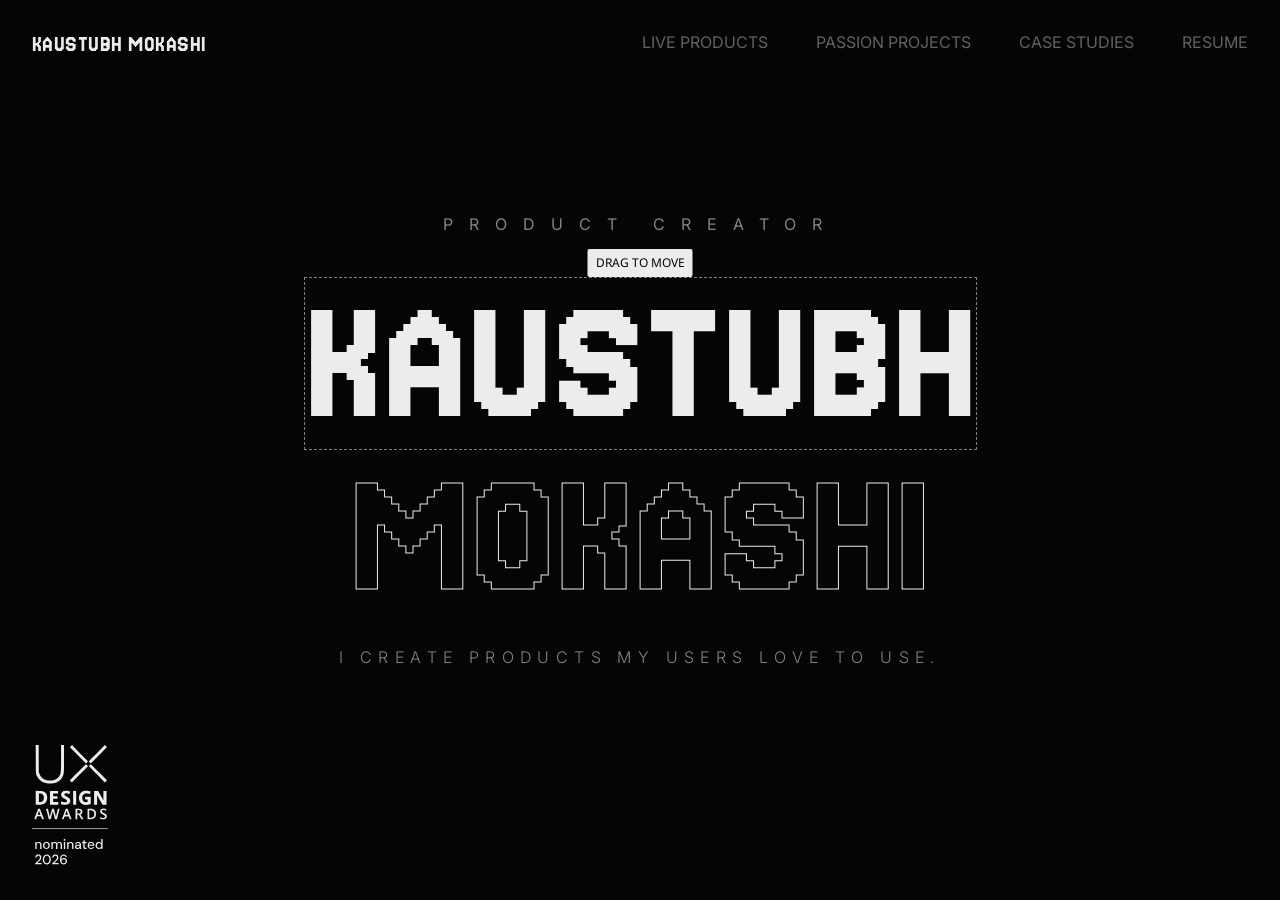
<file: index.html>
<!DOCTYPE html>
<html lang="en">
  <head>
    <meta charset="UTF-8" />
    <meta name="viewport" content="width=device-width, initial-scale=1.0" />
    <title>Kaustubh Mokashi</title>
    <meta property="og:title" content="Kaustubh Mokashi — Portfolio" />
    <meta property="og:description" content="Product designer building bold, interactive product stories." />
    <meta property="og:image" content="./thumbnail.svg" />
    <meta property="og:type" content="website" />
    <meta name="twitter:card" content="summary_large_image" />
    <meta name="twitter:title" content="Kaustubh Mokashi — Portfolio" />
    <meta name="twitter:description" content="Product designer building bold, interactive product stories." />
    <meta name="twitter:image" content="./thumbnail.svg" />
    <link rel="preconnect" href="https://fonts.googleapis.com" />
    <link rel="preconnect" href="https://fonts.gstatic.com" crossorigin />
    <link
      href="https://fonts.googleapis.com/css2?family=Inter:wght@300;400;500;600&family=Jersey+15&family=Noto+Sans:wght@300;400;500;600&family=Oswald:wght@400&display=swap"
      rel="stylesheet"
    />
    <link rel="icon" type="image/svg+xml" href="./favicon.svg?v=1" />
    <link rel="stylesheet" href="./styles.css?v=22" />
  </head>
  <body>
    <a class="site-title site-title-link" href="https://www.kaustubhmokashi.com">KAUSTUBH MOKASHI</a>
    <button
      class="top-menu-toggle"
      type="button"
      aria-expanded="false"
      aria-controls="primary-menu"
      aria-label="Open menu"
    >
      <span></span>
      <span></span>
      <span></span>
    </button>
    <nav class="top-menu" id="primary-menu" aria-label="Primary">
      <a class="top-menu-link" href="./live-products.html">Live Products</a>
      <a class="top-menu-link" href="./passion-projects.html">Passion projects</a>
      <a class="top-menu-link" href="./case-studies.html">Case Studies</a>
      <a class="top-menu-link" href="./resume.html">Resume</a>
    </nav>
    <svg class="drag-guide" aria-hidden="true">
      <line class="drag-guide-line" x1="0" y1="0" x2="0" y2="0"></line>
    </svg>
    <div class="drag-guide-label" aria-hidden="true">
      <span class="drag-guide-text">dx: 0,  dy: 0</span>
    </div>
    <main class="hero-nameplate" aria-label="Kaustubh Mokashi">
      <p
        class="draggable-item name-layer name-layer-filled is-selected"
        data-draggable-name="kaustubh"
      >
        <span
          class="interactive-corner interactive-corner-top-left text-edit-corner"
          aria-hidden="true"
        ></span>
        <span
          class="interactive-corner interactive-corner-top-right text-edit-corner"
          aria-hidden="true"
        ></span>
        <span
          class="interactive-corner interactive-corner-bottom-left text-edit-corner"
          aria-hidden="true"
        ></span>
        <span
          class="interactive-corner interactive-corner-bottom-right text-edit-corner"
          aria-hidden="true"
        ></span>
        <span class="name-layer-mask">
          <span class="name-layer-text editable-text">KAUSTUBH</span>
        </span>
      </p>
      <p class="draggable-item copy-layer role-layer" data-draggable-name="product-creator">
        <span
          class="interactive-corner interactive-corner-top-left text-edit-corner"
          aria-hidden="true"
        ></span>
        <span
          class="interactive-corner interactive-corner-top-right text-edit-corner"
          aria-hidden="true"
        ></span>
        <span
          class="interactive-corner interactive-corner-bottom-left text-edit-corner"
          aria-hidden="true"
        ></span>
        <span
          class="interactive-corner interactive-corner-bottom-right text-edit-corner"
          aria-hidden="true"
        ></span>
        <span class="role-layer-text editable-text">PRODUCT CREATOR</span>
      </p>
      <p class="draggable-item name-layer name-layer-outline" data-draggable-name="mokashi">
        <span
          class="interactive-corner interactive-corner-top-left text-edit-corner"
          aria-hidden="true"
        ></span>
        <span
          class="interactive-corner interactive-corner-top-right text-edit-corner"
          aria-hidden="true"
        ></span>
        <span
          class="interactive-corner interactive-corner-bottom-left text-edit-corner"
          aria-hidden="true"
        ></span>
        <span
          class="interactive-corner interactive-corner-bottom-right text-edit-corner"
          aria-hidden="true"
        ></span>
        <span class="name-layer-mask">
          <span class="name-layer-text editable-text">MOKASHI</span>
        </span>
      </p>
      <p class="draggable-item copy-layer caption-layer" data-draggable-name="tagline">
        <span
          class="interactive-corner interactive-corner-top-left text-edit-corner"
          aria-hidden="true"
        ></span>
        <span
          class="interactive-corner interactive-corner-top-right text-edit-corner"
          aria-hidden="true"
        ></span>
        <span
          class="interactive-corner interactive-corner-bottom-left text-edit-corner"
          aria-hidden="true"
        ></span>
        <span
          class="interactive-corner interactive-corner-bottom-right text-edit-corner"
          aria-hidden="true"
        ></span>
        <span class="caption-layer-text editable-text">I create products my users love to use.</span>
      </p>
    </main>
    <div class="personal-cursor" aria-hidden="true">
      <svg
        width="22"
        height="22"
        viewBox="0 0 22 22"
        fill="none"
        xmlns="http://www.w3.org/2000/svg"
      >
        <g filter="url(#personal-cursor-shadow)">
          <path
            d="M7.70778 17.5249L2.56947 2.844C2.28453 2.02988 3.09489 1.2611 3.89289 1.58848L17.9799 7.36777C18.9193 7.75316 18.7528 9.13125 17.7487 9.28187L12.0025 10.1438C11.5989 10.2043 11.2725 10.5041 11.178 10.9011L9.62444 17.4261C9.39316 18.3975 8.03764 18.4673 7.70778 17.5249Z"
            fill="#FFF"
            stroke="#FFF"
            stroke-width="1"
          />
        </g>
        <defs>
          <filter
            id="personal-cursor-shadow"
            x="0.00000977516"
            y="-0.00000548363"
            width="21.1108"
            height="21.7046"
            filterUnits="userSpaceOnUse"
            color-interpolation-filters="sRGB"
          >
            <feFlood flood-opacity="0" result="BackgroundImageFix" />
            <feColorMatrix
              in="SourceAlpha"
              type="matrix"
              values="0 0 0 0 0 0 0 0 0 0 0 0 0 0 0 0 0 0 127 0"
              result="hardAlpha"
            />
            <feOffset dy="1" />
            <feGaussianBlur stdDeviation="1.005" />
            <feComposite in2="hardAlpha" operator="out" />
            <feColorMatrix
              type="matrix"
              values="0 0 0 0 0 0 0 0 0 0 0 0 0 0 0 0 0 0 0.28 0"
            />
            <feBlend
              mode="normal"
              in2="BackgroundImageFix"
              result="effect1_dropShadow_134_2658"
            />
            <feBlend
              mode="normal"
              in="SourceGraphic"
              in2="effect1_dropShadow_134_2658"
              result="shape"
            />
          </filter>
        </defs>
      </svg>
      <span class="personal-cursor-label">You</span>
    </div>
    <div class="return-cursor" aria-hidden="true">
      <svg
        width="22"
        height="22"
        viewBox="0 0 22 22"
        fill="none"
        xmlns="http://www.w3.org/2000/svg"
      >
        <g filter="url(#return-cursor-shadow)">
          <path
            d="M7.70778 17.5249L2.56947 2.844C2.28453 2.02988 3.09489 1.2611 3.89289 1.58848L17.9799 7.36777C18.9193 7.75316 18.7528 9.13125 17.7487 9.28187L12.0025 10.1438C11.5989 10.2043 11.2725 10.5041 11.178 10.9011L9.62444 17.4261C9.39316 18.3975 8.03764 18.4673 7.70778 17.5249Z"
            fill="#29A146"
            stroke="#FFF"
            stroke-width="1"
          />
        </g>
        <defs>
          <filter
            id="return-cursor-shadow"
            x="0.00000977516"
            y="-0.00000548363"
            width="21.1108"
            height="21.7046"
            filterUnits="userSpaceOnUse"
            color-interpolation-filters="sRGB"
          >
            <feFlood flood-opacity="0" result="BackgroundImageFix" />
            <feColorMatrix
              in="SourceAlpha"
              type="matrix"
              values="0 0 0 0 0 0 0 0 0 0 0 0 0 0 0 0 0 0 127 0"
              result="hardAlpha"
            />
            <feOffset dy="1" />
            <feGaussianBlur stdDeviation="1.005" />
            <feComposite in2="hardAlpha" operator="out" />
            <feColorMatrix
              type="matrix"
              values="0 0 0 0 0 0 0 0 0 0 0 0 0 0 0 0 0 0 0.28 0"
            />
            <feBlend
              mode="normal"
              in2="BackgroundImageFix"
              result="effect1_dropShadow_134_2658"
            />
            <feBlend
              mode="normal"
              in="SourceGraphic"
              in2="effect1_dropShadow_134_2658"
              result="shape"
            />
          </filter>
        </defs>
      </svg>
      <span class="personal-cursor-label return-cursor-label">
        <span class="return-cursor-name">Kaustubh Mokashi</span>
        <span
          class="return-cursor-comment"
          data-full-comment="Oops, let me put that back."
          >Oops, let me put that back.</span
        >
        <span class="return-cursor-prompt">Try moving it.</span>
      </span>
    </div>
    <a
      class="corner-frame-link"
      href="https://ux-design-awards.com/winners/2026-1-the-paperpal-story"
      target="_blank"
      rel="noreferrer"
      aria-label="View UX Design Awards nomination"
    >
      <span class="corner-frame-chip" aria-hidden="true">OPEN LINK</span>
      <span class="interactive-corner interactive-corner-top-left" aria-hidden="true"></span>
      <span class="interactive-corner interactive-corner-top-right" aria-hidden="true"></span>
      <span class="interactive-corner interactive-corner-bottom-left" aria-hidden="true"></span>
      <span class="interactive-corner interactive-corner-bottom-right" aria-hidden="true"></span>
      <img
        class="corner-frame"
        src="./award-frame.svg?v=2"
        alt=""
        aria-hidden="true"
      />
    </a>
    <script src="./version.js?v=1.0.15"></script>
    <script src="./script.js?v=1.0.15"></script>
  </body>
</html>
</file>
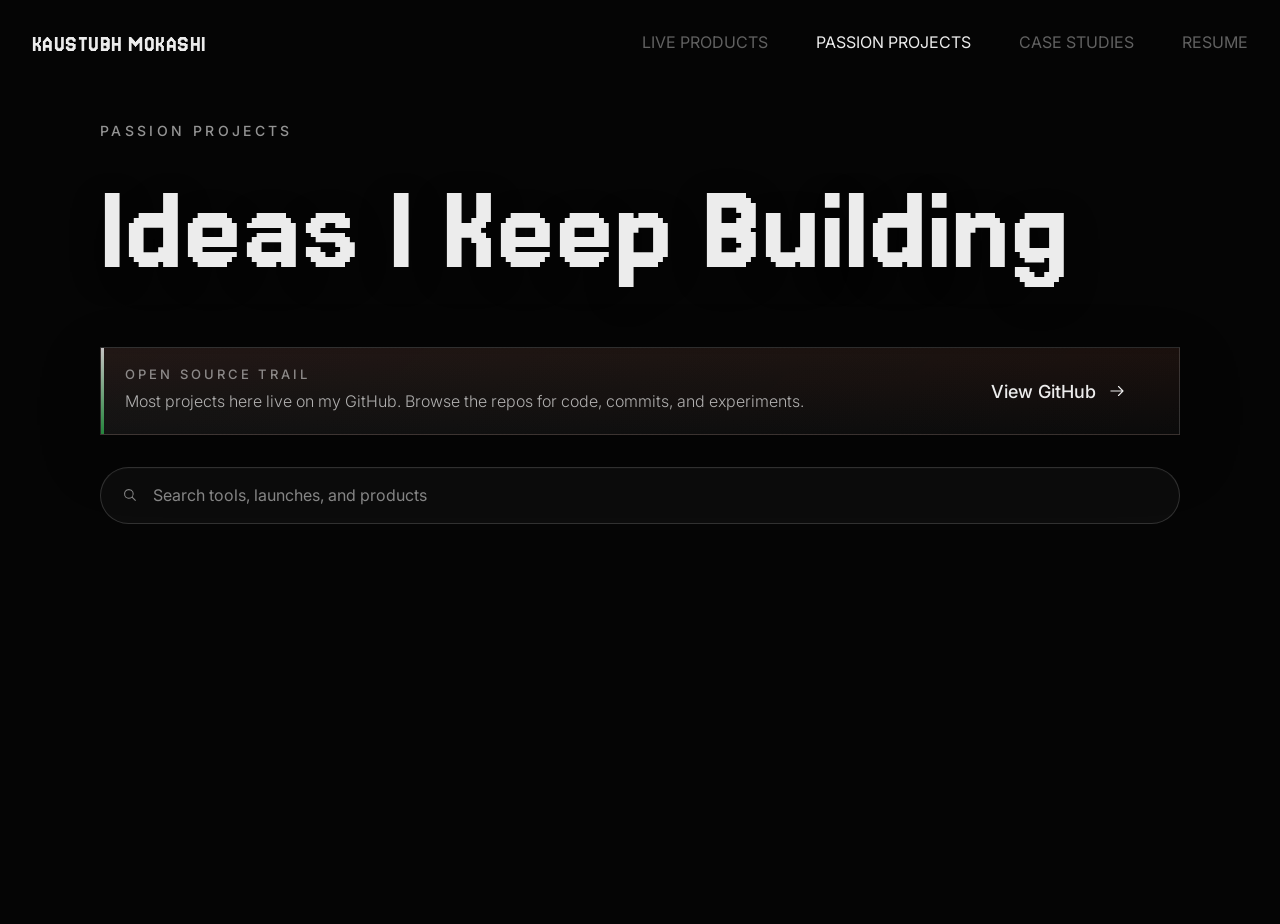
<file: passion-projects.html>
<!DOCTYPE html>
<html lang="en">
  <head>
    <meta charset="UTF-8" />
    <meta name="viewport" content="width=device-width, initial-scale=1.0" />
    <title>Passion Projects | Kaustubh Mokashi</title>
    <meta property="og:title" content="Kaustubh Mokashi — Passion Projects" />
    <meta
      property="og:description"
      content="Independent, Codex-built experiments designed and shipped by Kaustubh Mokashi."
    />
    <meta property="og:image" content="./thumbnail.svg" />
    <meta property="og:type" content="website" />
    <meta name="twitter:card" content="summary_large_image" />
    <meta name="twitter:title" content="Kaustubh Mokashi — Passion Projects" />
    <meta
      name="twitter:description"
      content="Independent, Codex-built experiments designed and shipped by Kaustubh Mokashi."
    />
    <meta name="twitter:image" content="./thumbnail.svg" />
    <link rel="preconnect" href="https://fonts.googleapis.com" />
    <link rel="preconnect" href="https://fonts.gstatic.com" crossorigin />
    <link
      href="https://fonts.googleapis.com/css2?family=Inter:wght@300;400;500;600&family=Jersey+15&family=Noto+Sans:wght@300;400;500;600&family=Oswald:wght@400&display=swap"
      rel="stylesheet"
    />
    <link rel="icon" type="image/svg+xml" href="./favicon.svg?v=1" />
    <link rel="stylesheet" href="./styles.css?v=22" />
  </head>
  <body class="page-passion is-passion-projects-loading">
    <a class="site-title site-title-link" href="https://www.kaustubhmokashi.com">KAUSTUBH MOKASHI</a>
    <button
      class="top-menu-toggle"
      type="button"
      aria-expanded="false"
      aria-controls="primary-menu"
      aria-label="Open menu"
    >
      <span></span>
      <span></span>
      <span></span>
    </button>
    <nav class="top-menu" id="primary-menu" aria-label="Primary">
      <a class="top-menu-link" href="./live-products.html">Live Products</a>
      <a class="top-menu-link is-active" href="./passion-projects.html">Passion projects</a>
      <a class="top-menu-link" href="./case-studies.html">Case Studies</a>
      <a class="top-menu-link" href="./resume.html">Resume</a>
    </nav>

    <svg class="drag-guide" aria-hidden="true">
      <line class="drag-guide-line" x1="0" y1="0" x2="0" y2="0"></line>
    </svg>
    <div class="drag-guide-label" aria-hidden="true">
      <span class="drag-guide-text">dx: 0,  dy: 0</span>
    </div>

    <main class="page-shell page-shell-centered">
      <section
        class="page-panel page-panel-centered page-panel-passion page-panel-passion-app-wall"
        aria-label="Passion Projects"
      >
        <p class="page-kicker">Passion Projects</p>
        <h1 class="page-heading repairable-title" data-repairable-title="passion-projects-page-title">
          <span class="repairable-text-content">Ideas I Keep Building</span>
          <span class="interactive-corner interactive-corner-top-left text-edit-corner" aria-hidden="true"></span>
          <span class="interactive-corner interactive-corner-top-right text-edit-corner" aria-hidden="true"></span>
          <span class="interactive-corner interactive-corner-bottom-left text-edit-corner" aria-hidden="true"></span>
          <span class="interactive-corner interactive-corner-bottom-right text-edit-corner" aria-hidden="true"></span>
        </h1>

        <div class="live-products-loading" data-passion-projects-loading aria-live="polite">
          <div class="passion-skeleton-grid" aria-hidden="true">
            <article class="passion-skeleton-card">
              <div class="passion-skeleton-thumb"></div>
              <span class="passion-skeleton-kicker"></span>
              <span class="passion-skeleton-title"></span>
              <span class="passion-skeleton-title short"></span>
              <span class="passion-skeleton-copy"></span>
              <span class="passion-skeleton-copy short"></span>
              <span class="passion-skeleton-cta"></span>
            </article>
            <article class="passion-skeleton-card">
              <div class="passion-skeleton-thumb"></div>
              <span class="passion-skeleton-kicker"></span>
              <span class="passion-skeleton-title"></span>
              <span class="passion-skeleton-title short"></span>
              <span class="passion-skeleton-copy"></span>
              <span class="passion-skeleton-copy short"></span>
              <span class="passion-skeleton-cta"></span>
            </article>
            <article class="passion-skeleton-card">
              <div class="passion-skeleton-thumb"></div>
              <span class="passion-skeleton-kicker"></span>
              <span class="passion-skeleton-title"></span>
              <span class="passion-skeleton-title short"></span>
              <span class="passion-skeleton-copy"></span>
              <span class="passion-skeleton-copy short"></span>
              <span class="passion-skeleton-cta"></span>
            </article>
            <article class="passion-skeleton-card">
              <div class="passion-skeleton-thumb"></div>
              <span class="passion-skeleton-kicker"></span>
              <span class="passion-skeleton-title"></span>
              <span class="passion-skeleton-title short"></span>
              <span class="passion-skeleton-copy"></span>
              <span class="passion-skeleton-copy short"></span>
              <span class="passion-skeleton-cta"></span>
            </article>
            <article class="passion-skeleton-card">
              <div class="passion-skeleton-thumb"></div>
              <span class="passion-skeleton-kicker"></span>
              <span class="passion-skeleton-title"></span>
              <span class="passion-skeleton-title short"></span>
              <span class="passion-skeleton-copy"></span>
              <span class="passion-skeleton-copy short"></span>
              <span class="passion-skeleton-cta"></span>
            </article>
            <article class="passion-skeleton-card">
              <div class="passion-skeleton-thumb"></div>
              <span class="passion-skeleton-kicker"></span>
              <span class="passion-skeleton-title"></span>
              <span class="passion-skeleton-title short"></span>
              <span class="passion-skeleton-copy"></span>
              <span class="passion-skeleton-copy short"></span>
              <span class="passion-skeleton-cta"></span>
            </article>
          </div>
        </div>

        <section class="passion-repo-callout" aria-label="GitHub repositories">
          <div class="passion-repo-callout-copy">
            <p class="passion-repo-callout-kicker">Open Source Trail</p>
            <p class="passion-repo-callout-text">
              Most projects here live on my GitHub. Browse the repos for code, commits, and
              experiments.
            </p>
          </div>
          <a
            class="product-block-link passion-repo-callout-link"
            href="https://github.com/kaustubhmokashi?tab=repositories"
            target="_blank"
            rel="noreferrer"
          >
            View GitHub
            <svg class="cta-arrow" aria-hidden="true" viewBox="0 0 22 22" role="presentation">
              <path
                fill-rule="evenodd"
                clip-rule="evenodd"
                d="M12.3473 5.01405C12.4762 4.8853 12.651 4.81299 12.8332 4.81299C13.0154 4.81299 13.1901 4.8853 13.319 5.01405L18.819 10.5141C18.9478 10.643 19.0201 10.8177 19.0201 10.9999C19.0201 11.1821 18.9478 11.3568 18.819 11.4857L13.319 16.9857C13.2561 17.0533 13.1802 17.1074 13.0958 17.145C13.0115 17.1826 12.9205 17.2028 12.8281 17.2044C12.7358 17.2061 12.6441 17.1891 12.5585 17.1545C12.4729 17.1199 12.3952 17.0685 12.3299 17.0032C12.2646 16.9379 12.2131 16.8601 12.1786 16.7745C12.144 16.6889 12.127 16.5972 12.1286 16.5049C12.1303 16.4126 12.1505 16.3216 12.188 16.2372C12.2256 16.1529 12.2798 16.077 12.3473 16.014L16.674 11.6874H3.6665C3.48417 11.6874 3.3093 11.615 3.18037 11.486C3.05144 11.3571 2.979 11.1822 2.979 10.9999C2.979 10.8175 3.05144 10.6427 3.18037 10.5137C3.3093 10.3848 3.48417 10.3124 3.6665 10.3124H16.674L12.3473 5.98572C12.2186 5.85681 12.1463 5.68207 12.1463 5.49988C12.1463 5.3177 12.2186 5.14296 12.3473 5.01405Z"
              />
            </svg>
          </a>
        </section>

        <label class="search-bar passion-search-bar" aria-label="Search passion projects">
          <svg class="search-bar-icon" viewBox="0 0 24 24" aria-hidden="true">
            <path
              fill="currentColor"
              d="M10.5 4a6.5 6.5 0 1 0 4.03 11.6l4.43 4.43 1.06-1.06-4.43-4.43A6.5 6.5 0 0 0 10.5 4Zm0 1.5a5 5 0 1 1 0 10 5 5 0 0 1 0-10Z"
            />
          </svg>
          <input
            type="text"
            data-passion-search
            placeholder="Search tools, launches, and products"
            aria-label="Search passion projects"
          />
        </label>

        <section class="passion-wall-grid" data-passion-projects-grid aria-label="Passion project cards"></section>

        <section class="passion-detail" data-passion-project-detail hidden aria-hidden="true">
          <div class="passion-detail-shell">
            <button class="passion-detail-close" type="button">Back to wall</button>
            <div class="passion-detail-layout">
              <div class="passion-detail-visual">
                <div class="passion-detail-hero">
                  <img class="passion-detail-image" alt="" />
                </div>
              </div>
              <div class="passion-detail-content">
                <p class="passion-detail-kicker"></p>
                <h2 class="passion-detail-title"></h2>
                <p class="passion-detail-copy"></p>
                <p class="passion-detail-body"></p>
                <div class="passion-detail-stat-row"></div>
                <div class="passion-detail-cta-row"></div>
              </div>
            </div>
          </div>
        </section>
      </section>
    </main>

    <div class="personal-cursor" aria-hidden="true">
      <svg
        width="22"
        height="22"
        viewBox="0 0 22 22"
        fill="none"
        xmlns="http://www.w3.org/2000/svg"
      >
        <g filter="url(#personal-cursor-shadow)">
          <path
            d="M7.70778 17.5249L2.56947 2.844C2.28453 2.02988 3.09489 1.2611 3.89289 1.58848L17.9799 7.36777C18.9193 7.75316 18.7528 9.13125 17.7487 9.28187L12.0025 10.1438C11.5989 10.2043 11.2725 10.5041 11.178 10.9011L9.62444 17.4261C9.39316 18.3975 8.03764 18.4673 7.70778 17.5249Z"
            fill="#FFF"
            stroke="#FFF"
            stroke-width="1"
          />
        </g>
        <defs>
          <filter
            id="personal-cursor-shadow"
            x="0.00000977516"
            y="-0.00000548363"
            width="21.1108"
            height="21.7046"
            filterUnits="userSpaceOnUse"
            color-interpolation-filters="sRGB"
          >
            <feFlood flood-opacity="0" result="BackgroundImageFix" />
            <feColorMatrix
              in="SourceAlpha"
              type="matrix"
              values="0 0 0 0 0 0 0 0 0 0 0 0 0 0 0 0 0 0 127 0"
              result="hardAlpha"
            />
            <feOffset dy="1" />
            <feGaussianBlur stdDeviation="1.005" />
            <feComposite in2="hardAlpha" operator="out" />
            <feColorMatrix
              type="matrix"
              values="0 0 0 0 0 0 0 0 0 0 0 0 0 0 0 0 0 0 0.28 0"
            />
            <feBlend
              mode="normal"
              in2="BackgroundImageFix"
              result="effect1_dropShadow_134_2658"
            />
            <feBlend mode="normal" in="SourceGraphic" in2="effect1_dropShadow_134_2658" result="shape" />
          </filter>
        </defs>
      </svg>
      <span class="personal-cursor-label">You</span>
    </div>

    <div class="return-cursor" aria-hidden="true">
      <svg
        width="22"
        height="22"
        viewBox="0 0 22 22"
        fill="none"
        xmlns="http://www.w3.org/2000/svg"
      >
        <g filter="url(#return-cursor-shadow)">
          <path
            d="M7.70778 17.5249L2.56947 2.844C2.28453 2.02988 3.09489 1.2611 3.89289 1.58848L17.9799 7.36777C18.9193 7.75316 18.7528 9.13125 17.7487 9.28187L12.0025 10.1438C11.5989 10.2043 11.2725 10.5041 11.178 10.9011L9.62444 17.4261C9.39316 18.3975 8.03764 18.4673 7.70778 17.5249Z"
            fill="#29A146"
            stroke="#FFF"
            stroke-width="1"
          />
        </g>
        <defs>
          <filter
            id="return-cursor-shadow"
            x="0.00000977516"
            y="-0.00000548363"
            width="21.1108"
            height="21.7046"
            filterUnits="userSpaceOnUse"
            color-interpolation-filters="sRGB"
          >
            <feFlood flood-opacity="0" result="BackgroundImageFix" />
            <feColorMatrix
              in="SourceAlpha"
              type="matrix"
              values="0 0 0 0 0 0 0 0 0 0 0 0 0 0 0 0 0 0 127 0"
              result="hardAlpha"
            />
            <feOffset dy="1" />
            <feGaussianBlur stdDeviation="1.005" />
            <feComposite in2="hardAlpha" operator="out" />
            <feColorMatrix
              type="matrix"
              values="0 0 0 0 0 0 0 0 0 0 0 0 0 0 0 0 0 0 0.28 0"
            />
            <feBlend
              mode="normal"
              in2="BackgroundImageFix"
              result="effect1_dropShadow_134_2658"
            />
            <feBlend mode="normal" in="SourceGraphic" in2="effect1_dropShadow_134_2658" result="shape" />
          </filter>
        </defs>
      </svg>
      <span class="personal-cursor-label return-cursor-label">
        <span class="return-cursor-name">Kaustubh Mokashi</span>
        <span class="return-cursor-comment" data-full-comment=""></span>
        <span class="return-cursor-prompt"></span>
      </span>
    </div>

    <script src="./version.js?v=1.0.15"></script>
    <script src="./script.js?v=1.0.15"></script>
  </body>
</html>
</file>
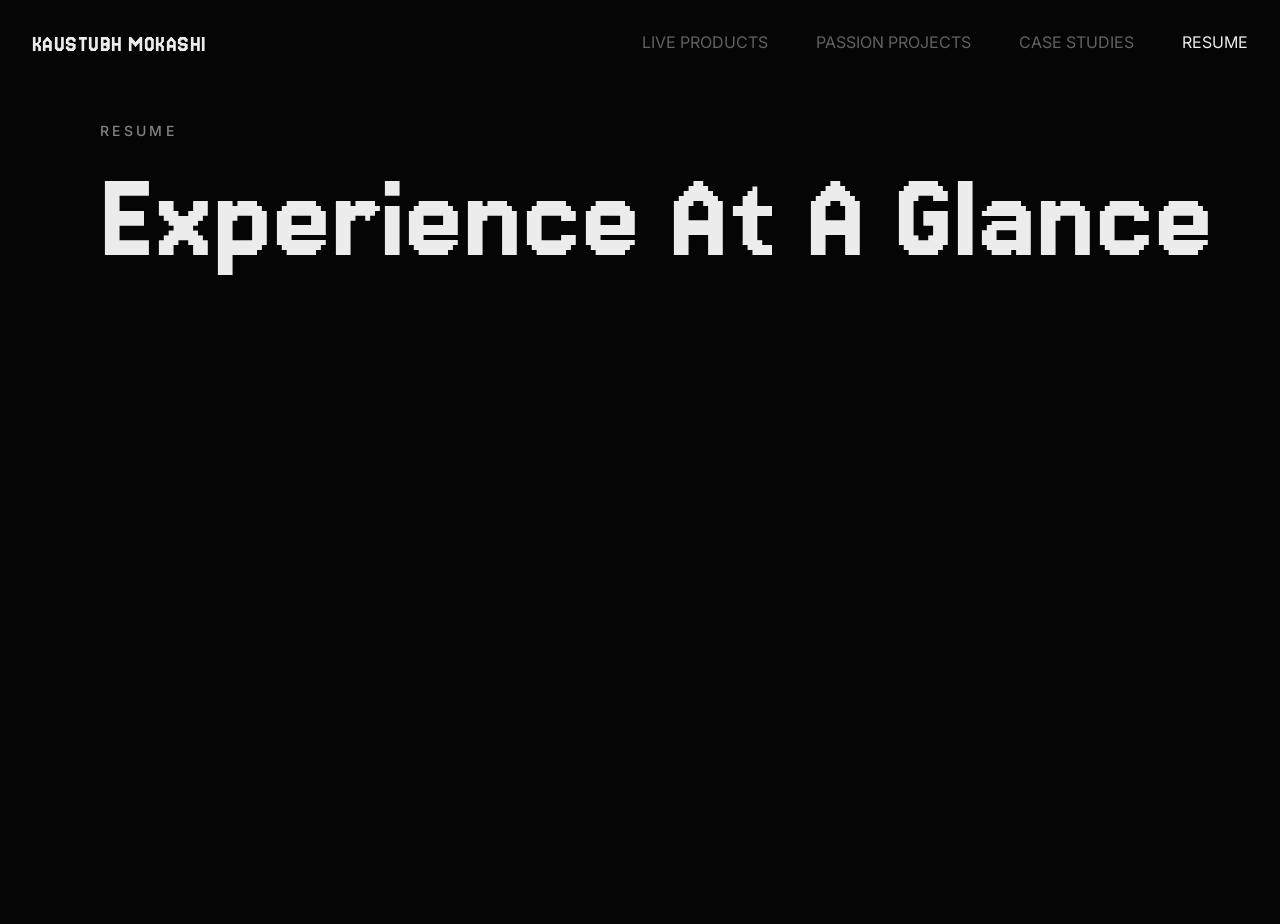
<file: resume.html>
<!DOCTYPE html>
<html lang="en">
  <head>
    <meta charset="UTF-8" />
    <meta name="viewport" content="width=device-width, initial-scale=1.0" />
    <title>Resume | Kaustubh Mokashi</title>
    <meta property="og:title" content="Kaustubh Mokashi — Resume" />
    <meta property="og:description" content="Resume and professional background of Kaustubh Mokashi." />
    <meta property="og:image" content="./thumbnail.svg" />
    <meta property="og:type" content="website" />
    <meta name="twitter:card" content="summary_large_image" />
    <meta name="twitter:title" content="Kaustubh Mokashi — Resume" />
    <meta name="twitter:description" content="Resume and professional background of Kaustubh Mokashi." />
    <meta name="twitter:image" content="./thumbnail.svg" />
    <link rel="preconnect" href="https://fonts.googleapis.com" />
    <link rel="preconnect" href="https://fonts.gstatic.com" crossorigin />
    <link
      href="https://fonts.googleapis.com/css2?family=Inter:wght@300;400;500;600&family=Jersey+15&family=Noto+Sans:wght@300;400;500;600&family=Oswald:wght@400&display=swap"
      rel="stylesheet"
    />
    <link rel="icon" type="image/svg+xml" href="./favicon.svg?v=1" />
    <link rel="stylesheet" href="./styles.css?v=20" />
  </head>
  <body>
    <a class="site-title site-title-link" href="https://www.kaustubhmokashi.com">KAUSTUBH MOKASHI</a>
    <button
      class="top-menu-toggle"
      type="button"
      aria-expanded="false"
      aria-controls="primary-menu"
      aria-label="Open menu"
    >
      <span></span>
      <span></span>
      <span></span>
    </button>
    <nav class="top-menu" id="primary-menu" aria-label="Primary">
      <a class="top-menu-link" href="./live-products.html">Live Products</a>
      <a class="top-menu-link" href="./passion-projects.html">Passion projects</a>
      <a class="top-menu-link" href="./case-studies.html">Case Studies</a>
      <a class="top-menu-link is-active" href="./resume.html">Resume</a>
    </nav>
    <svg class="drag-guide" aria-hidden="true">
      <line class="drag-guide-line" x1="0" y1="0" x2="0" y2="0"></line>
    </svg>
    <div class="drag-guide-label" aria-hidden="true">
      <span class="drag-guide-text">dx: 0,  dy: 0</span>
    </div>
    <main class="page-shell">
      <section class="page-panel" aria-label="Resume">
        <p class="page-kicker">Resume</p>
        <h1
          class="page-heading repairable-title"
          data-repairable-title="resume-page-title"
        >
          <span class="repairable-text-content">Experience At A Glance</span>
          <span
            class="interactive-corner interactive-corner-top-left text-edit-corner"
            aria-hidden="true"
          ></span>
          <span
            class="interactive-corner interactive-corner-top-right text-edit-corner"
            aria-hidden="true"
          ></span>
          <span
            class="interactive-corner interactive-corner-bottom-left text-edit-corner"
            aria-hidden="true"
          ></span>
          <span
            class="interactive-corner interactive-corner-bottom-right text-edit-corner"
            aria-hidden="true"
          ></span>
        </h1>
      </section>
    </main>
    <div class="personal-cursor" aria-hidden="true">
      <svg
        width="22"
        height="22"
        viewBox="0 0 22 22"
        fill="none"
        xmlns="http://www.w3.org/2000/svg"
      >
        <g filter="url(#personal-cursor-shadow)">
          <path
            d="M7.70778 17.5249L2.56947 2.844C2.28453 2.02988 3.09489 1.2611 3.89289 1.58848L17.9799 7.36777C18.9193 7.75316 18.7528 9.13125 17.7487 9.28187L12.0025 10.1438C11.5989 10.2043 11.2725 10.5041 11.178 10.9011L9.62444 17.4261C9.39316 18.3975 8.03764 18.4673 7.70778 17.5249Z"
            fill="#FFF"
            stroke="#FFF"
            stroke-width="1"
          />
        </g>
        <defs>
          <filter
            id="personal-cursor-shadow"
            x="0.00000977516"
            y="-0.00000548363"
            width="21.1108"
            height="21.7046"
            filterUnits="userSpaceOnUse"
            color-interpolation-filters="sRGB"
          >
            <feFlood flood-opacity="0" result="BackgroundImageFix" />
            <feColorMatrix
              in="SourceAlpha"
              type="matrix"
              values="0 0 0 0 0 0 0 0 0 0 0 0 0 0 0 0 0 0 127 0"
              result="hardAlpha"
            />
            <feOffset dy="1" />
            <feGaussianBlur stdDeviation="1.005" />
            <feComposite in2="hardAlpha" operator="out" />
            <feColorMatrix
              type="matrix"
              values="0 0 0 0 0 0 0 0 0 0 0 0 0 0 0 0 0 0 0.28 0"
            />
            <feBlend
              mode="normal"
              in2="BackgroundImageFix"
              result="effect1_dropShadow_134_2658"
            />
            <feBlend
              mode="normal"
              in="SourceGraphic"
              in2="effect1_dropShadow_134_2658"
              result="shape"
            />
          </filter>
        </defs>
      </svg>
      <span class="personal-cursor-label">You</span>
    </div>
    <div class="return-cursor" aria-hidden="true">
      <svg
        width="22"
        height="22"
        viewBox="0 0 22 22"
        fill="none"
        xmlns="http://www.w3.org/2000/svg"
      >
        <g filter="url(#return-cursor-shadow)">
          <path
            d="M7.70778 17.5249L2.56947 2.844C2.28453 2.02988 3.09489 1.2611 3.89289 1.58848L17.9799 7.36777C18.9193 7.75316 18.7528 9.13125 17.7487 9.28187L12.0025 10.1438C11.5989 10.2043 11.2725 10.5041 11.178 10.9011L9.62444 17.4261C9.39316 18.3975 8.03764 18.4673 7.70778 17.5249Z"
            fill="#29A146"
            stroke="#FFF"
            stroke-width="1"
          />
        </g>
        <defs>
          <filter
            id="return-cursor-shadow"
            x="0.00000977516"
            y="-0.00000548363"
            width="21.1108"
            height="21.7046"
            filterUnits="userSpaceOnUse"
            color-interpolation-filters="sRGB"
          >
            <feFlood flood-opacity="0" result="BackgroundImageFix" />
            <feColorMatrix
              in="SourceAlpha"
              type="matrix"
              values="0 0 0 0 0 0 0 0 0 0 0 0 0 0 0 0 0 0 127 0"
              result="hardAlpha"
            />
            <feOffset dy="1" />
            <feGaussianBlur stdDeviation="1.005" />
            <feComposite in2="hardAlpha" operator="out" />
            <feColorMatrix
              type="matrix"
              values="0 0 0 0 0 0 0 0 0 0 0 0 0 0 0 0 0 0 0.28 0"
            />
            <feBlend
              mode="normal"
              in2="BackgroundImageFix"
              result="effect1_dropShadow_134_2658"
            />
            <feBlend
              mode="normal"
              in="SourceGraphic"
              in2="effect1_dropShadow_134_2658"
              result="shape"
            />
          </filter>
        </defs>
      </svg>
      <span class="personal-cursor-label return-cursor-label">
        <span class="return-cursor-name">Kaustubh Mokashi</span>
        <span class="return-cursor-comment" data-full-comment=""></span>
        <span class="return-cursor-prompt"></span>
      </span>
    </div>
    <script src="./version.js?v=1.0.14"></script>
    <script src="./script.js?v=1.0.14"></script>
  </body>
</html>
</file>
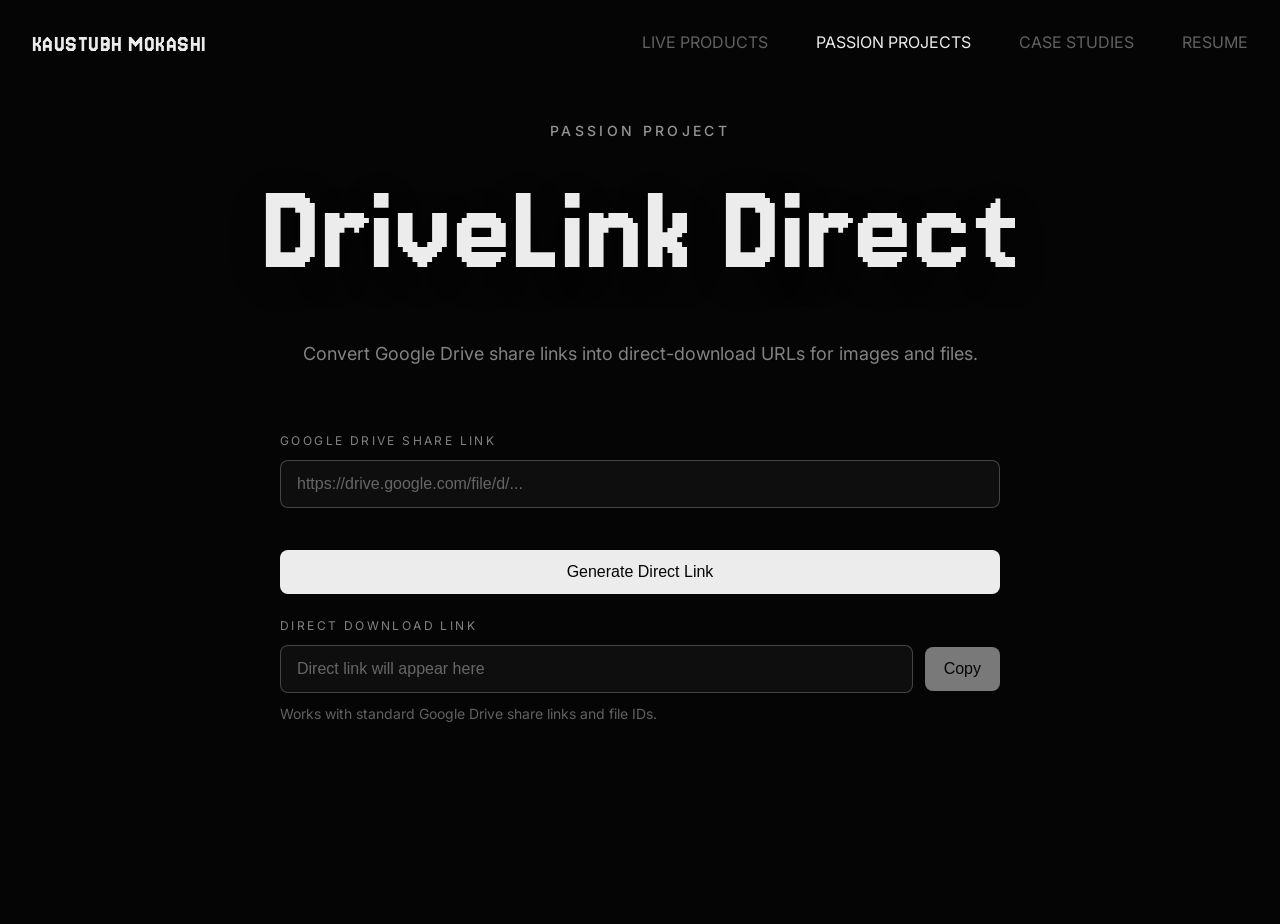
<file: passionprojects/DriveLink-Direct.html>
<!DOCTYPE html>
<html lang="en">
  <head>
    <meta charset="UTF-8" />
    <meta name="viewport" content="width=device-width, initial-scale=1.0" />
    <title>DriveLink Direct | Kaustubh Mokashi</title>
    <meta property="og:title" content="DriveLink Direct — Kaustubh Mokashi" />
    <meta
      property="og:description"
      content="Convert Google Drive share links into direct-download URLs in one click."
    />
    <meta property="og:image" content="../thumbnail.svg" />
    <meta property="og:type" content="website" />
    <meta name="twitter:card" content="summary_large_image" />
    <meta name="twitter:title" content="DriveLink Direct — Kaustubh Mokashi" />
    <meta
      name="twitter:description"
      content="Convert Google Drive share links into direct-download URLs in one click."
    />
    <meta name="twitter:image" content="../thumbnail.svg" />
    <link rel="preconnect" href="https://fonts.googleapis.com" />
    <link rel="preconnect" href="https://fonts.gstatic.com" crossorigin />
    <link
      href="https://fonts.googleapis.com/css2?family=Inter:wght@300;400;500;600&family=Jersey+15&family=Noto+Sans:wght@300;400;500;600&family=Oswald:wght@400&display=swap"
      rel="stylesheet"
    />
    <link rel="icon" type="image/svg+xml" href="../favicon.svg?v=1" />
    <link rel="stylesheet" href="../styles.css?v=20" />
  </head>
  <body class="page-passion">
    <a class="site-title site-title-link" href="https://www.kaustubhmokashi.com">KAUSTUBH MOKASHI</a>
    <button
      class="top-menu-toggle"
      type="button"
      aria-expanded="false"
      aria-controls="primary-menu"
      aria-label="Open menu"
    >
      <span></span>
      <span></span>
      <span></span>
    </button>
    <nav class="top-menu" id="primary-menu" aria-label="Primary">
      <a class="top-menu-link" href="../live-products.html">Live Products</a>
      <a class="top-menu-link is-active" href="../passion-projects.html">Passion projects</a>
      <a class="top-menu-link" href="../case-studies.html">Case Studies</a>
      <a class="top-menu-link" href="../resume.html">Resume</a>
    </nav>
    <svg class="drag-guide" aria-hidden="true">
      <line class="drag-guide-line" x1="0" y1="0" x2="0" y2="0"></line>
    </svg>
    <div class="drag-guide-label" aria-hidden="true">
      <span class="drag-guide-text">dx: 0,  dy: 0</span>
    </div>
    <main class="page-shell page-shell-centered">
      <section
        class="page-panel page-panel-centered page-panel-passion drive-link-panel"
        aria-label="DriveLink Direct"
      >
        <p class="page-kicker">Passion Project</p>
        <h1 class="page-heading">DriveLink Direct</h1>
        <p class="drive-link-subtitle">
          Convert Google Drive share links into direct-download URLs for images and files.
        </p>

        <div class="drive-link-tool">
          <form class="drive-link-form" autocomplete="off">
            <label class="drive-link-label" for="drive-link-input">Google Drive share link</label>
            <input
              id="drive-link-input"
              class="drive-link-input"
              type="url"
              placeholder="https://drive.google.com/file/d/..."
              required
            />
            <p class="drive-link-error" role="alert" aria-live="polite"></p>
            <button class="drive-link-generate" type="submit">Generate Direct Link</button>
          </form>

          <div class="drive-link-output">
            <label class="drive-link-label" for="drive-link-output">Direct download link</label>
            <div class="drive-link-output-row">
              <input
                id="drive-link-output"
                class="drive-link-input"
                type="text"
                placeholder="Direct link will appear here"
                readonly
              />
              <button class="drive-link-copy" type="button" disabled>Copy</button>
            </div>
            <p class="drive-link-helper">
              Works with standard Google Drive share links and file IDs.
            </p>
          </div>
        </div>
      </section>
    </main>
    <div class="personal-cursor" aria-hidden="true">
      <svg
        width="22"
        height="22"
        viewBox="0 0 22 22"
        fill="none"
        xmlns="http://www.w3.org/2000/svg"
      >
        <g filter="url(#personal-cursor-shadow)">
          <path
            d="M7.70778 17.5249L2.56947 2.844C2.28453 2.02988 3.09489 1.2611 3.89289 1.58848L17.9799 7.36777C18.9193 7.75316 18.7528 9.13125 17.7487 9.28187L12.0025 10.1438C11.5989 10.2043 11.2725 10.5041 11.178 10.9011L9.62444 17.4261C9.39316 18.3975 8.03764 18.4673 7.70778 17.5249Z"
            fill="#FFF"
            stroke="#FFF"
            stroke-width="1"
          />
        </g>
        <defs>
          <filter
            id="personal-cursor-shadow"
            x="0.00000977516"
            y="-0.00000548363"
            width="21.1108"
            height="21.7046"
            filterUnits="userSpaceOnUse"
            color-interpolation-filters="sRGB"
          >
            <feFlood flood-opacity="0" result="BackgroundImageFix" />
            <feColorMatrix
              in="SourceAlpha"
              type="matrix"
              values="0 0 0 0 0 0 0 0 0 0 0 0 0 0 0 0 0 0 127 0"
              result="hardAlpha"
            />
            <feOffset dy="1" />
            <feGaussianBlur stdDeviation="1.005" />
            <feComposite in2="hardAlpha" operator="out" />
            <feColorMatrix
              type="matrix"
              values="0 0 0 0 0 0 0 0 0 0 0 0 0 0 0 0 0 0 0.28 0"
            />
            <feBlend
              mode="normal"
              in2="BackgroundImageFix"
              result="effect1_dropShadow_134_2658"
            />
            <feBlend
              mode="normal"
              in="SourceGraphic"
              in2="effect1_dropShadow_134_2658"
              result="shape"
            />
          </filter>
        </defs>
      </svg>
      <span class="personal-cursor-label">You</span>
    </div>
    <div class="return-cursor" aria-hidden="true">
      <svg
        width="22"
        height="22"
        viewBox="0 0 22 22"
        fill="none"
        xmlns="http://www.w3.org/2000/svg"
      >
        <g filter="url(#return-cursor-shadow)">
          <path
            d="M7.70778 17.5249L2.56947 2.844C2.28453 2.02988 3.09489 1.2611 3.89289 1.58848L17.9799 7.36777C18.9193 7.75316 18.7528 9.13125 17.7487 9.28187L12.0025 10.1438C11.5989 10.2043 11.2725 10.5041 11.178 10.9011L9.62444 17.4261C9.39316 18.3975 8.03764 18.4673 7.70778 17.5249Z"
            fill="#29A146"
            stroke="#FFF"
            stroke-width="1"
          />
        </g>
        <defs>
          <filter
            id="return-cursor-shadow"
            x="0.00000977516"
            y="-0.00000548363"
            width="21.1108"
            height="21.7046"
            filterUnits="userSpaceOnUse"
            color-interpolation-filters="sRGB"
          >
            <feFlood flood-opacity="0" result="BackgroundImageFix" />
            <feColorMatrix
              in="SourceAlpha"
              type="matrix"
              values="0 0 0 0 0 0 0 0 0 0 0 0 0 0 0 0 0 0 127 0"
              result="hardAlpha"
            />
            <feOffset dy="1" />
            <feGaussianBlur stdDeviation="1.005" />
            <feComposite in2="hardAlpha" operator="out" />
            <feColorMatrix
              type="matrix"
              values="0 0 0 0 0 0 0 0 0 0 0 0 0 0 0 0 0 0 0.28 0"
            />
            <feBlend
              mode="normal"
              in2="BackgroundImageFix"
              result="effect1_dropShadow_134_2658"
            />
            <feBlend
              mode="normal"
              in="SourceGraphic"
              in2="effect1_dropShadow_134_2658"
              result="shape"
            />
          </filter>
        </defs>
      </svg>
      <span class="personal-cursor-label return-cursor-label">
        <span class="return-cursor-name">Kaustubh Mokashi</span>
        <span class="return-cursor-comment" data-full-comment=""></span>
        <span class="return-cursor-prompt"></span>
      </span>
    </div>
    <script src="../version.js?v=1.0.14"></script>
    <script src="../script.js?v=1.0.14"></script>
    <script>
      const driveInput = document.querySelector("#drive-link-input");
      const driveOutput = document.querySelector("#drive-link-output");
      const driveCopy = document.querySelector(".drive-link-copy");
      const driveForm = document.querySelector(".drive-link-form");
      const driveError = document.querySelector(".drive-link-error");

      const normalizeDriveLink = (value) => {
        if (!value) {
          return "";
        }
        const trimmed = value.trim();
        if (!trimmed.includes("drive.google.com")) {
          return "";
        }
        const fileIdMatch =
          trimmed.match(/\/file\/d\/([^/]+)/) || trimmed.match(/[?&]id=([^&]+)/);
        if (!fileIdMatch) {
          return "";
        }
        const fileId = fileIdMatch[1];
        return `https://lh3.googleusercontent.com/d/${fileId}`;
      };

      const updateCopyState = () => {
        driveCopy.disabled = !driveOutput.value;
      };

      driveForm.addEventListener("submit", (event) => {
        event.preventDefault();
        const normalized = normalizeDriveLink(driveInput.value);
        if (!normalized) {
          driveInput.classList.add("is-error");
          if (driveError) {
            driveError.textContent = "Please enter a valid Google Drive link.";
          }
          driveOutput.value = "";
          updateCopyState();
          return;
        }
        driveInput.classList.remove("is-error");
        if (driveError) {
          driveError.textContent = "";
        }
        driveOutput.value = normalized;
        updateCopyState();
      });

      driveCopy.addEventListener("click", async () => {
        if (!driveOutput.value) {
          return;
        }
        try {
          await navigator.clipboard.writeText(driveOutput.value);
          driveCopy.textContent = "Copied";
        } catch {
          driveCopy.textContent = "Copy Failed";
        }
        window.setTimeout(() => {
          driveCopy.textContent = "Copy";
        }, 1400);
      });

      updateCopyState();
    </script>
  </body>
</html>
</file>
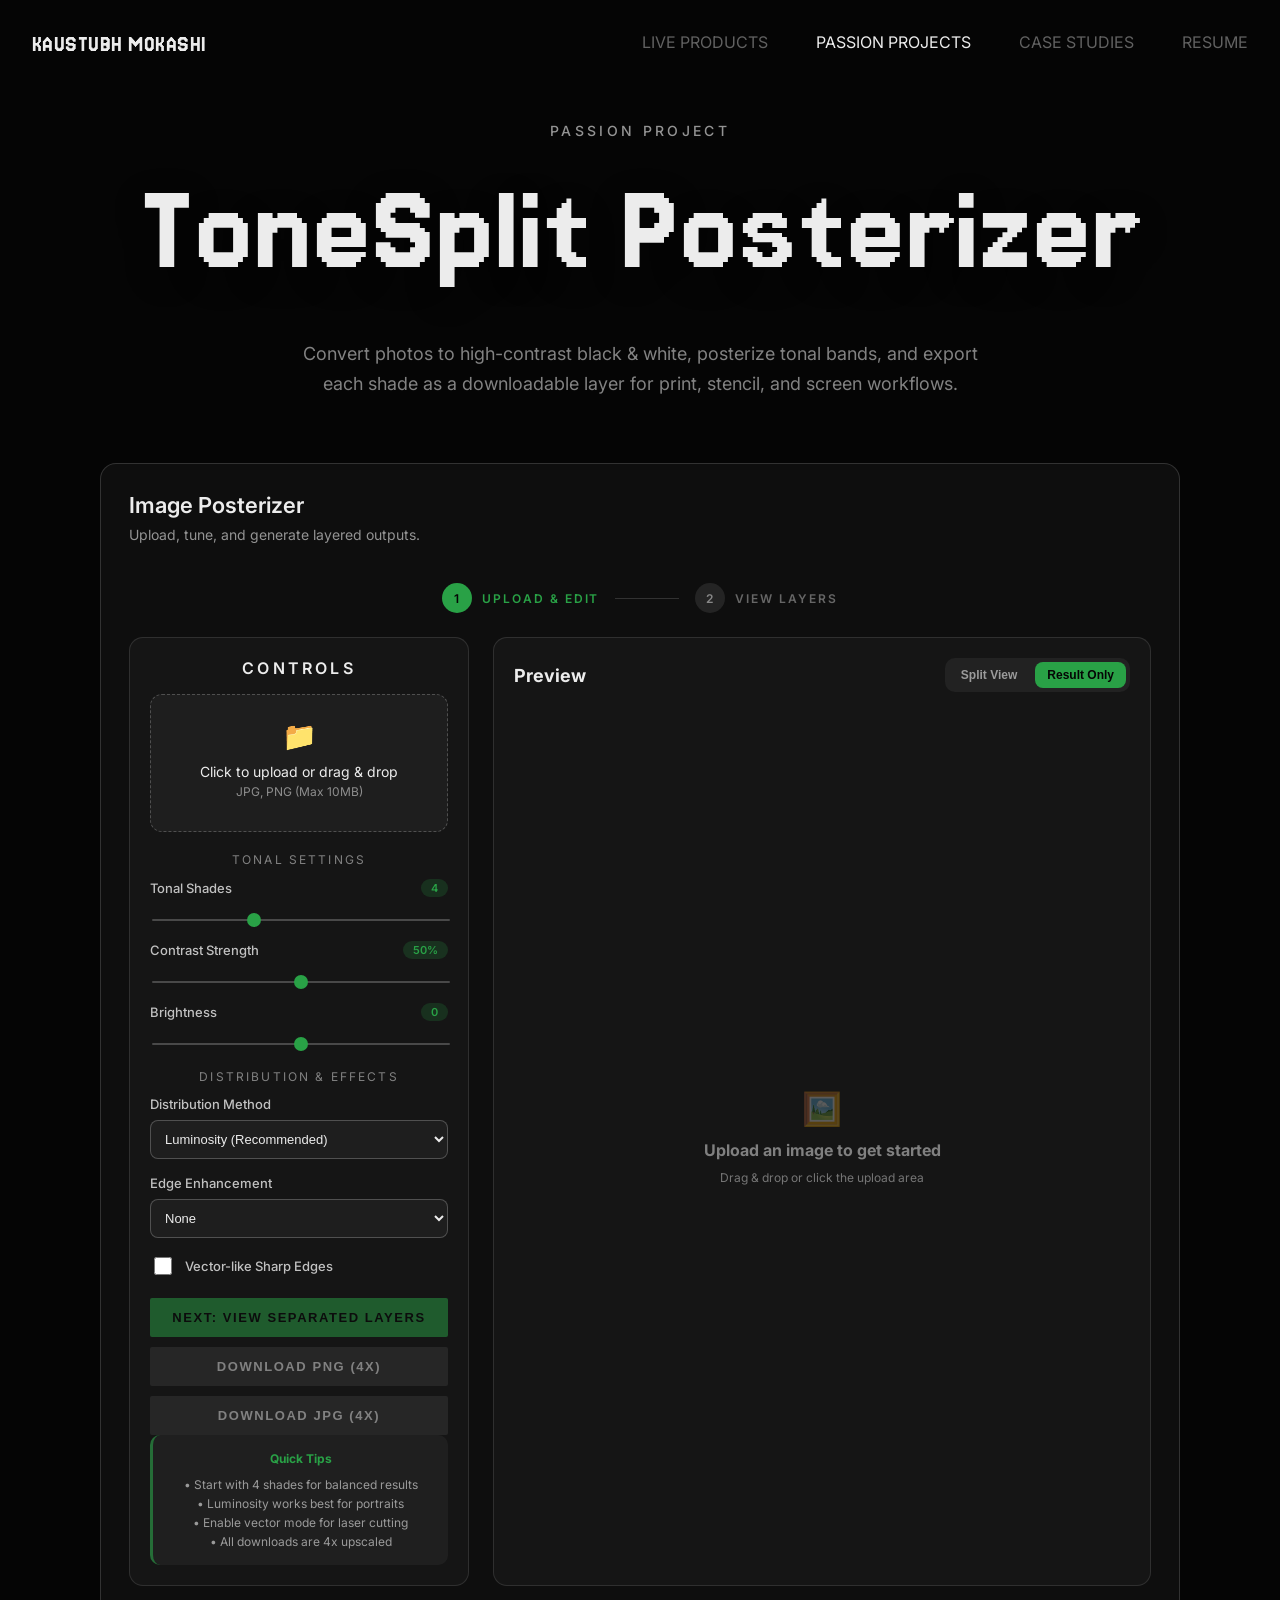
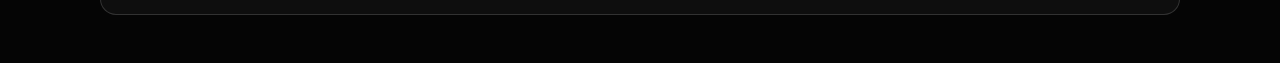
<file: passionprojects/Posterize-Layers.html>
<!DOCTYPE html>
<html lang="en">
  <head>
    <meta charset="UTF-8" />
    <meta name="viewport" content="width=device-width, initial-scale=1.0" />
    <title>ToneSplit Posterizer | Kaustubh Mokashi</title>
    <meta property="og:title" content="ToneSplit Posterizer — Kaustubh Mokashi" />
    <meta
      property="og:description"
      content="Posterize photos, generate high-contrast layers, and export each tone for print workflows."
    />
    <meta property="og:image" content="../thumbnail.svg" />
    <meta property="og:type" content="website" />
    <meta name="twitter:card" content="summary_large_image" />
    <meta name="twitter:title" content="ToneSplit Posterizer — Kaustubh Mokashi" />
    <meta
      name="twitter:description"
      content="Posterize photos, generate high-contrast layers, and export each tone for print workflows."
    />
    <meta name="twitter:image" content="../thumbnail.svg" />
    <link rel="preconnect" href="https://fonts.googleapis.com" />
    <link rel="preconnect" href="https://fonts.gstatic.com" crossorigin />
    <link
      href="https://fonts.googleapis.com/css2?family=Inter:wght@300;400;500;600&family=Jersey+15&family=Noto+Sans:wght@300;400;500;600&family=Oswald:wght@400&display=swap"
      rel="stylesheet"
    />
    <link rel="icon" type="image/svg+xml" href="../favicon.svg?v=1" />
    <link rel="stylesheet" href="../styles.css?v=20" />
  </head>
  <body class="page-passion posterize-page">
    <a class="site-title site-title-link" href="https://www.kaustubhmokashi.com">KAUSTUBH MOKASHI</a>
    <button
      class="top-menu-toggle"
      type="button"
      aria-expanded="false"
      aria-controls="primary-menu"
      aria-label="Open menu"
    >
      <span></span>
      <span></span>
      <span></span>
    </button>
    <nav class="top-menu" id="primary-menu" aria-label="Primary">
      <a class="top-menu-link" href="../live-products.html">Live Products</a>
      <a class="top-menu-link is-active" href="../passion-projects.html">Passion projects</a>
      <a class="top-menu-link" href="../case-studies.html">Case Studies</a>
      <a class="top-menu-link" href="../resume.html">Resume</a>
    </nav>
    <svg class="drag-guide" aria-hidden="true">
      <line class="drag-guide-line" x1="0" y1="0" x2="0" y2="0"></line>
    </svg>
    <div class="drag-guide-label" aria-hidden="true">
      <span class="drag-guide-text">dx: 0,  dy: 0</span>
    </div>
    <main class="page-shell page-shell-centered">
      <section class="page-panel page-panel-centered page-panel-passion posterize-panel" aria-label="ToneSplit Posterizer">
        <p class="page-kicker">Passion Project</p>
        <h1 class="page-heading">ToneSplit Posterizer</h1>
        <p class="drive-link-subtitle">
          Convert photos to high-contrast black & white, posterize tonal bands, and export each
          shade as a downloadable layer for print, stencil, and screen workflows.
        </p>

        <div class="posterize-tool">
          <div class="posterize-container" id="posterizeEditor">
            <header class="posterize-header">
              <h2>Image Posterizer</h2>
              <p>Upload, tune, and generate layered outputs.</p>
            </header>

            <div class="posterize-progress">
              <div class="posterize-step active" id="step1Indicator">
                <div class="posterize-step-number">1</div>
                <span>Upload & Edit</span>
              </div>
              <div class="posterize-divider"></div>
              <div class="posterize-step" id="step2Indicator">
                <div class="posterize-step-number">2</div>
                <span>View Layers</span>
              </div>
            </div>

            <div class="posterize-main">
              <div class="posterize-controls">
                <div class="posterize-panel-header">Controls</div>

                <div class="posterize-upload" id="uploadArea">
                  <div class="posterize-upload-icon">📁</div>
                  <div class="posterize-upload-text">Click to upload or drag & drop</div>
                  <div class="posterize-upload-subtext">JPG, PNG (Max 10MB)</div>
                  <div class="posterize-upload-filename" id="uploadFilename"></div>
                  <input type="file" id="fileInput" accept="image/*" />
                </div>

                <div class="posterize-section">
                  <div class="posterize-section-title">Tonal Settings</div>
                  <div class="posterize-control-group">
                    <label>
                      Tonal Shades
                      <span class="posterize-value-display" id="shadesValue">4</span>
                    </label>
                    <input type="range" id="shades" min="2" max="8" value="4" step="1" />
                  </div>
                  <div class="posterize-control-group">
                    <label>
                      Contrast Strength
                      <span class="posterize-value-display" id="contrastValue">50%</span>
                    </label>
                    <input type="range" id="contrast" min="0" max="100" value="50" step="1" />
                  </div>
                  <div class="posterize-control-group">
                    <label>
                      Brightness
                      <span class="posterize-value-display" id="brightnessValue">0</span>
                    </label>
                    <input type="range" id="brightness" min="-50" max="50" value="0" step="1" />
                  </div>
                </div>

                <div class="posterize-section">
                  <div class="posterize-section-title">Distribution & Effects</div>
                  <div class="posterize-control-group">
                    <label>Distribution Method</label>
                    <select id="distribution">
                      <option value="luminosity">Luminosity (Recommended)</option>
                      <option value="average">Average RGB</option>
                      <option value="desaturate">Desaturated</option>
                      <option value="red">Red Channel</option>
                      <option value="green">Green Channel</option>
                      <option value="blue">Blue Channel</option>
                    </select>
                  </div>
                  <div class="posterize-control-group">
                    <label>Edge Enhancement</label>
                    <select id="edge">
                      <option value="none">None</option>
                      <option value="light">Light</option>
                      <option value="medium">Medium</option>
                      <option value="strong">Strong</option>
                    </select>
                  </div>
                  <div class="posterize-control-group posterize-inline">
                    <label class="posterize-checkbox">
                      <input type="checkbox" id="vectorize" />
                      Vector-like Sharp Edges
                    </label>
                  </div>
                  <div class="posterize-control-group" id="edgeThresholdGroup" style="display: none;">
                    <label>
                      Smoothness
                      <span class="posterize-value-display" id="edgeThresholdValue">50%</span>
                    </label>
                    <input type="range" id="edgeThreshold" min="0" max="100" value="50" step="1" />
                  </div>
                </div>

                <div class="posterize-button-group">
                  <button class="posterize-btn posterize-btn-primary" id="nextStepBtn" disabled>
                    Next: View Separated Layers
                  </button>
                  <button class="posterize-btn posterize-btn-secondary" id="downloadBtn" disabled>
                    Download PNG (4x)
                  </button>
                  <button class="posterize-btn posterize-btn-secondary" id="downloadJpgBtn" disabled>
                    Download JPG (4x)
                  </button>
                </div>

                <div class="posterize-success" id="successMessage">
                  <span>✓</span>
                  <span>Download started!</span>
                </div>

                <div class="posterize-info">
                  <strong>Quick Tips</strong>
                  • Start with 4 shades for balanced results<br />
                  • Luminosity works best for portraits<br />
                  • Enable vector mode for laser cutting<br />
                  • All downloads are 4x upscaled
                </div>
              </div>

                <div class="posterize-preview">
                  <div class="posterize-preview-header">
                    <h3>Preview</h3>
                  <div class="posterize-toggle">
                    <button class="posterize-toggle-btn" id="splitBtn">Split View</button>
                    <button class="posterize-toggle-btn active" id="resultBtn">Result Only</button>
                  </div>
                </div>
                <div class="posterize-canvas-container" id="canvasContainer">
                  <div class="posterize-placeholder">
                    <div class="posterize-placeholder-icon">🖼️</div>
                    <div><strong>Upload an image to get started</strong></div>
                    <div class="posterize-placeholder-note">Drag & drop or click the upload area</div>
                  </div>
                  <div class="posterize-processing" id="processingIndicator">
                    <div class="posterize-spinner"></div>
                    <span>Processing image...</span>
                  </div>
                </div>
              </div>
            </div>
          </div>

          <div class="posterize-container" id="posterizeLayers" style="display: none;">
            <header class="posterize-header">
              <h2>Separated Layers</h2>
              <p>Each tonal shade isolated for individual editing and export.</p>
            </header>

            <div class="posterize-progress">
              <div class="posterize-step completed">
                <div class="posterize-step-number">✓</div>
                <span>Upload & Edit</span>
              </div>
              <div class="posterize-divider"></div>
              <div class="posterize-step active">
                <div class="posterize-step-number">2</div>
                <span>View Layers</span>
              </div>
            </div>

            <div class="posterize-layer-toolbar">
              <button class="posterize-toggle-btn" id="backBtn">
                ← Back to Editor
              </button>
              <button class="posterize-btn posterize-btn-primary" id="downloadAllLayersBtn">
                Download All Layers (PNG)
              </button>
            </div>

            <div class="posterize-layer-info">
              <strong>Layer Export Info:</strong>
              Each layer is exported at 4x resolution with a white background. Perfect for importing into
              Photoshop, Illustrator, or your print workflow.
            </div>

            <div class="posterize-layer-grid" id="layersContainer"></div>
          </div>
        </div>
      </section>
    </main>
    <div class="personal-cursor" aria-hidden="true">
      <svg
        width="22"
        height="22"
        viewBox="0 0 22 22"
        fill="none"
        xmlns="http://www.w3.org/2000/svg"
      >
        <g filter="url(#personal-cursor-shadow)">
          <path
            d="M7.70778 17.5249L2.56947 2.844C2.28453 2.02988 3.09489 1.2611 3.89289 1.58848L17.9799 7.36777C18.9193 7.75316 18.7528 9.13125 17.7487 9.28187L12.0025 10.1438C11.5989 10.2043 11.2725 10.5041 11.178 10.9011L9.62444 17.4261C9.39316 18.3975 8.03764 18.4673 7.70778 17.5249Z"
            fill="#FFF"
            stroke="#FFF"
            stroke-width="1"
          />
        </g>
        <defs>
          <filter
            id="personal-cursor-shadow"
            x="0.00000977516"
            y="-0.00000548363"
            width="21.1108"
            height="21.7046"
            filterUnits="userSpaceOnUse"
            color-interpolation-filters="sRGB"
          >
            <feFlood flood-opacity="0" result="BackgroundImageFix" />
            <feColorMatrix
              in="SourceAlpha"
              type="matrix"
              values="0 0 0 0 0 0 0 0 0 0 0 0 0 0 0 0 0 0 127 0"
              result="hardAlpha"
            />
            <feOffset dy="1" />
            <feGaussianBlur stdDeviation="1.005" />
            <feComposite in2="hardAlpha" operator="out" />
            <feColorMatrix
              type="matrix"
              values="0 0 0 0 0 0 0 0 0 0 0 0 0 0 0 0 0 0 0.28 0"
            />
            <feBlend mode="normal" in2="BackgroundImageFix" result="effect1_dropShadow_134_2658" />
            <feBlend mode="normal" in="SourceGraphic" in2="effect1_dropShadow_134_2658" result="shape" />
          </filter>
        </defs>
      </svg>
      <span class="personal-cursor-label">You</span>
    </div>
    <div class="return-cursor" aria-hidden="true">
      <svg class="cursor-icon" width="24" height="28" viewBox="0 0 24 28" fill="none">
        <path
          d="M3 2L21 12L13 14L10 22L3 2Z"
          fill="#29A146"
          stroke="#FFF"
          stroke-width="1"
          style="filter: drop-shadow(0 1px 2.01px rgba(0, 0, 0, 0.28));"
        />
      </svg>
      <span class="return-cursor-label">Kaustubh Mokashi</span>
      <span class="return-cursor-prompt"></span>
    </div>
    <script src="../version.js?v=1.0.14"></script>
    <script src="../script.js?v=1.0.14"></script>
    <script>
      let originalImage = null;
      let originalCanvas = null;
      let processedCanvas = null;
      let originalCtx = null;
      let processedCtx = null;

      const uploadArea = document.getElementById("uploadArea");
      const fileInput = document.getElementById("fileInput");
      const canvasContainer = document.getElementById("canvasContainer");
      const shadesSlider = document.getElementById("shades");
      const contrastSlider = document.getElementById("contrast");
      const brightnessSlider = document.getElementById("brightness");
      const distributionSelect = document.getElementById("distribution");
      const edgeSelect = document.getElementById("edge");
      const downloadBtn = document.getElementById("downloadBtn");
      const downloadJpgBtn = document.getElementById("downloadJpgBtn");
      const splitBtn = document.getElementById("splitBtn");
      const resultBtn = document.getElementById("resultBtn");
      const vectorizeCheckbox = document.getElementById("vectorize");
      const edgeThresholdSlider = document.getElementById("edgeThreshold");
      const edgeThresholdGroup = document.getElementById("edgeThresholdGroup");
      const edgeThresholdValue = document.getElementById("edgeThresholdValue");

      const nextStepBtn = document.getElementById("nextStepBtn");
      const layerView = document.getElementById("posterizeLayers");
      const editorView = document.getElementById("posterizeEditor");
      const backBtn = document.getElementById("backBtn");
      const layersContainer = document.getElementById("layersContainer");
      const downloadAllLayersBtn = document.getElementById("downloadAllLayersBtn");

      const step1Indicator = document.getElementById("step1Indicator");
      const step2Indicator = document.getElementById("step2Indicator");
      const uploadFilename = document.getElementById("uploadFilename");
      const processingIndicator = document.getElementById("processingIndicator");
      const successMessage = document.getElementById("successMessage");

      let separatedLayers = [];
      let isProcessing = false;
      let viewMode = "result";

      const shadesValue = document.getElementById("shadesValue");
      const contrastValue = document.getElementById("contrastValue");
      const brightnessValue = document.getElementById("brightnessValue");

      uploadArea.addEventListener("click", () => fileInput.click());
      uploadArea.addEventListener("dragover", (event) => {
        event.preventDefault();
        uploadArea.classList.add("dragover");
      });
      uploadArea.addEventListener("dragleave", () => uploadArea.classList.remove("dragover"));
      uploadArea.addEventListener("drop", (event) => {
        event.preventDefault();
        uploadArea.classList.remove("dragover");
        const file = event.dataTransfer.files[0];
        if (file && file.type.startsWith("image/")) {
          loadImage(file);
        }
      });
      fileInput.addEventListener("change", (event) => {
        const file = event.target.files[0];
        if (file) {
          loadImage(file);
        }
      });

      shadesSlider.addEventListener("input", (event) => {
        shadesValue.textContent = event.target.value;
        processImage();
      });
      contrastSlider.addEventListener("input", (event) => {
        contrastValue.textContent = `${event.target.value}%`;
        processImage();
      });
      brightnessSlider.addEventListener("input", (event) => {
        brightnessValue.textContent =
          event.target.value > 0 ? `+${event.target.value}` : event.target.value;
        processImage();
      });
      distributionSelect.addEventListener("change", processImage);
      edgeSelect.addEventListener("change", processImage);
      vectorizeCheckbox.addEventListener("change", (event) => {
        edgeThresholdGroup.style.display = event.target.checked ? "block" : "none";
        processImage();
      });
      edgeThresholdSlider.addEventListener("input", (event) => {
        edgeThresholdValue.textContent = `${event.target.value}%`;
        processImage();
      });

      nextStepBtn.addEventListener("click", () => {
        generateSeparatedLayers();
        editorView.style.display = "none";
        layerView.style.display = "block";
        window.scrollTo(0, 0);
      });

      backBtn.addEventListener("click", () => {
        layerView.style.display = "none";
        editorView.style.display = "block";
        window.scrollTo(0, 0);
      });

      downloadAllLayersBtn.addEventListener("click", downloadAllLayers);

      splitBtn.addEventListener("click", () => {
        viewMode = "split";
        splitBtn.classList.add("active");
        resultBtn.classList.remove("active");
        updateView();
      });
      resultBtn.addEventListener("click", () => {
        viewMode = "result";
        resultBtn.classList.add("active");
        splitBtn.classList.remove("active");
        updateView();
      });

      downloadBtn.addEventListener("click", () => downloadImage("png"));
      downloadJpgBtn.addEventListener("click", () => downloadImage("jpg"));

      function loadImage(file) {
        const reader = new FileReader();
        reader.onload = (event) => {
          const img = new Image();
          img.onload = () => {
            originalImage = img;
            uploadArea.classList.add("has-image");
            uploadFilename.textContent = `✓ ${file.name}`;
            initializeCanvases();
            processImage();
            downloadBtn.disabled = false;
            downloadJpgBtn.disabled = false;
          };
          img.src = event.target.result;
        };
        reader.readAsDataURL(file);
      }

      function initializeCanvases() {
        canvasContainer.innerHTML = "";
        const maxWidth = 500;
        const scale = Math.min(1, maxWidth / originalImage.width);
        const displayWidth = originalImage.width * scale;
        const displayHeight = originalImage.height * scale;

        originalCanvas = document.createElement("canvas");
        originalCanvas.width = originalImage.width;
        originalCanvas.height = originalImage.height;
        originalCanvas.style.width = `${displayWidth}px`;
        originalCanvas.style.height = `${displayHeight}px`;
        originalCtx = originalCanvas.getContext("2d", { willReadFrequently: true });
        originalCtx.drawImage(originalImage, 0, 0);

        processedCanvas = document.createElement("canvas");
        processedCanvas.width = originalImage.width;
        processedCanvas.height = originalImage.height;
        processedCanvas.style.width = `${displayWidth}px`;
        processedCanvas.style.height = `${displayHeight}px`;
        processedCtx = processedCanvas.getContext("2d", { willReadFrequently: true });

        updateView();
      }

      function updateView() {
        if (!originalCanvas || !processedCanvas) return;
        canvasContainer.innerHTML = "";
        if (viewMode === "split") {
          const originalWrapper = document.createElement("div");
          originalWrapper.className = "posterize-canvas-wrapper";
          originalWrapper.innerHTML = '<div class="posterize-canvas-label">Original</div>';
          originalWrapper.appendChild(originalCanvas);

          const processedWrapper = document.createElement("div");
          processedWrapper.className = "posterize-canvas-wrapper";
          processedWrapper.innerHTML = '<div class="posterize-canvas-label">Posterized</div>';
          processedWrapper.appendChild(processedCanvas);

          canvasContainer.appendChild(originalWrapper);
          canvasContainer.appendChild(processedWrapper);
        } else {
          const processedWrapper = document.createElement("div");
          processedWrapper.className = "posterize-canvas-wrapper";
          processedWrapper.appendChild(processedCanvas);
          canvasContainer.appendChild(processedWrapper);
        }
      }

      function processImage() {
        if (!originalImage || isProcessing) return;
        if (originalCanvas.width * originalCanvas.height > 500000) {
          processingIndicator.classList.add("active");
        }
        isProcessing = true;

        setTimeout(() => {
          const imageData = originalCtx.getImageData(
            0,
            0,
            originalCanvas.width,
            originalCanvas.height
          );
          const data = imageData.data;

          const shades = parseInt(shadesSlider.value, 10);
          const contrast = parseFloat(contrastSlider.value) / 100;
          const brightness = parseInt(brightnessSlider.value, 10);
          const distribution = distributionSelect.value;
          const edge = edgeSelect.value;
          const vectorize = vectorizeCheckbox.checked;
          const edgeThreshold = parseFloat(edgeThresholdSlider.value) / 100;

          const grayData = new Uint8ClampedArray(data.length);
          for (let i = 0; i < data.length; i += 4) {
            let gray;
            switch (distribution) {
              case "luminosity":
                gray = 0.299 * data[i] + 0.587 * data[i + 1] + 0.114 * data[i + 2];
                break;
              case "average":
                gray = (data[i] + data[i + 1] + data[i + 2]) / 3;
                break;
              case "desaturate":
                gray =
                  (Math.max(data[i], data[i + 1], data[i + 2]) +
                    Math.min(data[i], data[i + 1], data[i + 2])) /
                  2;
                break;
              case "red":
                gray = data[i];
                break;
              case "green":
                gray = data[i + 1];
                break;
              case "blue":
                gray = data[i + 2];
                break;
              default:
                gray = data[i];
            }
            grayData[i] = grayData[i + 1] = grayData[i + 2] = gray;
            grayData[i + 3] = data[i + 3];
          }

          let edgeData = new Uint8ClampedArray(grayData);
          if (edge !== "none") {
            edgeData = applyEdgeEnhancement(grayData, originalCanvas.width, originalCanvas.height, edge);
          }

          for (let i = 0; i < edgeData.length; i += 4) {
            edgeData[i] = Math.max(0, Math.min(255, edgeData[i] + brightness));
            edgeData[i + 1] = Math.max(0, Math.min(255, edgeData[i + 1] + brightness));
            edgeData[i + 2] = Math.max(0, Math.min(255, edgeData[i + 2] + brightness));
          }

          const contrastFactor = (259 * (contrast * 255 + 255)) / (255 * (259 - contrast * 255));
          for (let i = 0; i < edgeData.length; i += 4) {
            edgeData[i] = Math.max(0, Math.min(255, contrastFactor * (edgeData[i] - 128) + 128));
            edgeData[i + 1] = Math.max(0, Math.min(255, contrastFactor * (edgeData[i + 1] - 128) + 128));
            edgeData[i + 2] = Math.max(0, Math.min(255, contrastFactor * (edgeData[i + 2] - 128) + 128));
          }

          if (vectorize) {
            edgeData = applyVectorization(edgeData, originalCanvas.width, originalCanvas.height, edgeThreshold);
          }

          const levels = shades - 1;
          for (let i = 0; i < edgeData.length; i += 4) {
            const level = Math.round((edgeData[i] / 255) * levels);
            const value = (level / levels) * 255;
            edgeData[i] = edgeData[i + 1] = edgeData[i + 2] = value;
          }

          const outputImageData = new ImageData(edgeData, originalCanvas.width, originalCanvas.height);
          processedCtx.putImageData(outputImageData, 0, 0);

          nextStepBtn.disabled = false;
          step1Indicator.classList.add("completed");
          processingIndicator.classList.remove("active");
          isProcessing = false;
        }, 10);
      }

      function applyEdgeEnhancement(data, width, height, strength) {
        const result = new Uint8ClampedArray(data);
        const kernel = getEdgeKernel(strength);
        const kernelSize = Math.sqrt(kernel.length);
        const half = Math.floor(kernelSize / 2);

        for (let y = half; y < height - half; y++) {
          for (let x = half; x < width - half; x++) {
            let sum = 0;
            for (let ky = 0; ky < kernelSize; ky++) {
              for (let kx = 0; kx < kernelSize; kx++) {
                const px = x + kx - half;
                const py = y + ky - half;
                const idx = (py * width + px) * 4;
                sum += data[idx] * kernel[ky * kernelSize + kx];
              }
            }
            const idx = (y * width + x) * 4;
            result[idx] = result[idx + 1] = result[idx + 2] = Math.max(0, Math.min(255, sum));
          }
        }
        return result;
      }

      function getEdgeKernel(strength) {
        if (strength === "light") return [0, -1, 0, -1, 5, -1, 0, -1, 0];
        if (strength === "medium") return [-1, -1, -1, -1, 9, -1, -1, -1, -1];
        if (strength === "strong") return [-1, -1, -1, -1, 12, -1, -1, -1, -1];
        return [0, 0, 0, 0, 1, 0, 0, 0, 0];
      }

      function applyVectorization(data, width, height, threshold) {
        const edges = detectEdgesSobel(data, width, height);
        const edgeMap = new Uint8ClampedArray(width * height);
        const edgeThresholdValue = threshold * 255;
        for (let i = 0; i < edges.length; i++) {
          edgeMap[i] = edges[i] > edgeThresholdValue ? 1 : 0;
        }

        const result = new Uint8ClampedArray(data);
        const radius = 2;
        for (let y = radius; y < height - radius; y++) {
          for (let x = radius; x < width - radius; x++) {
            const centerIdx = y * width + x;
            if (edgeMap[centerIdx] === 1) {
              const idx = centerIdx * 4;
              result[idx] = result[idx + 1] = result[idx + 2] = data[idx] > 127 ? 255 : 0;
            }
          }
        }
        return result;
      }

      function detectEdgesSobel(data, width, height) {
        const gx = [-1, 0, 1, -2, 0, 2, -1, 0, 1];
        const gy = [-1, -2, -1, 0, 0, 0, 1, 2, 1];
        const result = new Uint8ClampedArray(width * height);
        for (let y = 1; y < height - 1; y++) {
          for (let x = 1; x < width - 1; x++) {
            let sumX = 0;
            let sumY = 0;
            for (let ky = -1; ky <= 1; ky++) {
              for (let kx = -1; kx <= 1; kx++) {
                const idx = ((y + ky) * width + (x + kx)) * 4;
                const pixel = data[idx];
                const kernelIndex = (ky + 1) * 3 + (kx + 1);
                sumX += pixel * gx[kernelIndex];
                sumY += pixel * gy[kernelIndex];
              }
            }
            const magnitude = Math.sqrt(sumX * sumX + sumY * sumY);
            result[y * width + x] = magnitude;
          }
        }
        return result;
      }

      function generateSeparatedLayers() {
        if (!processedCanvas) return;
        const shades = parseInt(shadesSlider.value, 10);
        const levels = shades - 1;
        separatedLayers = [];
        layersContainer.innerHTML = "";

        for (let i = 0; i <= levels; i++) {
          const layerCanvas = document.createElement("canvas");
          layerCanvas.width = processedCanvas.width;
          layerCanvas.height = processedCanvas.height;
          const ctx = layerCanvas.getContext("2d");

          const imageData = processedCtx.getImageData(0, 0, processedCanvas.width, processedCanvas.height);
          const data = imageData.data;

          for (let p = 0; p < data.length; p += 4) {
            const level = Math.round((data[p] / 255) * levels);
            if (level === i) {
              data[p] = data[p + 1] = data[p + 2] = 0;
              data[p + 3] = 255;
            } else {
              data[p + 3] = 0;
            }
          }

          ctx.fillStyle = "#ffffff";
          ctx.fillRect(0, 0, layerCanvas.width, layerCanvas.height);
          ctx.putImageData(imageData, 0, 0);
          separatedLayers.push(layerCanvas);

          const layerCard = document.createElement("div");
          layerCard.className = "posterize-layer-card";
          layerCard.innerHTML = `
            <div class="posterize-layer-header">
              <span class="posterize-layer-name">Layer ${i + 1}</span>
              <span class="posterize-layer-value">${Math.round((i / levels) * 100)}%</span>
            </div>
          `;

          const layerCanvasWrapper = document.createElement("div");
          layerCanvasWrapper.className = "posterize-layer-canvas-wrapper";
          const previewCanvas = document.createElement("canvas");
          previewCanvas.width = layerCanvas.width;
          previewCanvas.height = layerCanvas.height;
          const previewCtx = previewCanvas.getContext("2d");
          previewCtx.drawImage(layerCanvas, 0, 0);
          previewCanvas.className = "posterize-layer-canvas";
          layerCanvasWrapper.appendChild(previewCanvas);

          const layerActions = document.createElement("div");
          layerActions.className = "posterize-layer-actions";

          const downloadLayerBtn = document.createElement("button");
          downloadLayerBtn.className = "posterize-btn posterize-btn-secondary posterize-btn-small";
          downloadLayerBtn.textContent = "Download PNG";
          downloadLayerBtn.addEventListener("click", () => downloadLayer(layerCanvas, i));

          layerActions.appendChild(downloadLayerBtn);

          layerCard.appendChild(layerCanvasWrapper);
          layerCard.appendChild(layerActions);
          layersContainer.appendChild(layerCard);
        }
      }

      function downloadLayer(canvas, index) {
        const exportCanvas = document.createElement("canvas");
        exportCanvas.width = canvas.width * 4;
        exportCanvas.height = canvas.height * 4;
        const ctx = exportCanvas.getContext("2d");
        ctx.fillStyle = "#ffffff";
        ctx.fillRect(0, 0, exportCanvas.width, exportCanvas.height);
        ctx.drawImage(canvas, 0, 0, exportCanvas.width, exportCanvas.height);

        const link = document.createElement("a");
        link.download = `layer-${index + 1}.png`;
        link.href = exportCanvas.toDataURL("image/png");
        link.click();

        showSuccessMessage();
      }

      function downloadAllLayers() {
        separatedLayers.forEach((layerCanvas, index) => {
          downloadLayer(layerCanvas, index);
        });
      }

      function downloadImage(format) {
        if (!processedCanvas) return;
        const exportCanvas = document.createElement("canvas");
        exportCanvas.width = processedCanvas.width * 4;
        exportCanvas.height = processedCanvas.height * 4;
        const ctx = exportCanvas.getContext("2d");
        ctx.drawImage(processedCanvas, 0, 0, exportCanvas.width, exportCanvas.height);

        const link = document.createElement("a");
        link.download = `posterized.${format}`;
        link.href = exportCanvas.toDataURL(`image/${format}`);
        link.click();

        showSuccessMessage();
      }

      function showSuccessMessage() {
        successMessage.classList.add("show");
        setTimeout(() => successMessage.classList.remove("show"), 1500);
      }
    </script>
  </body>
</html>
</file>
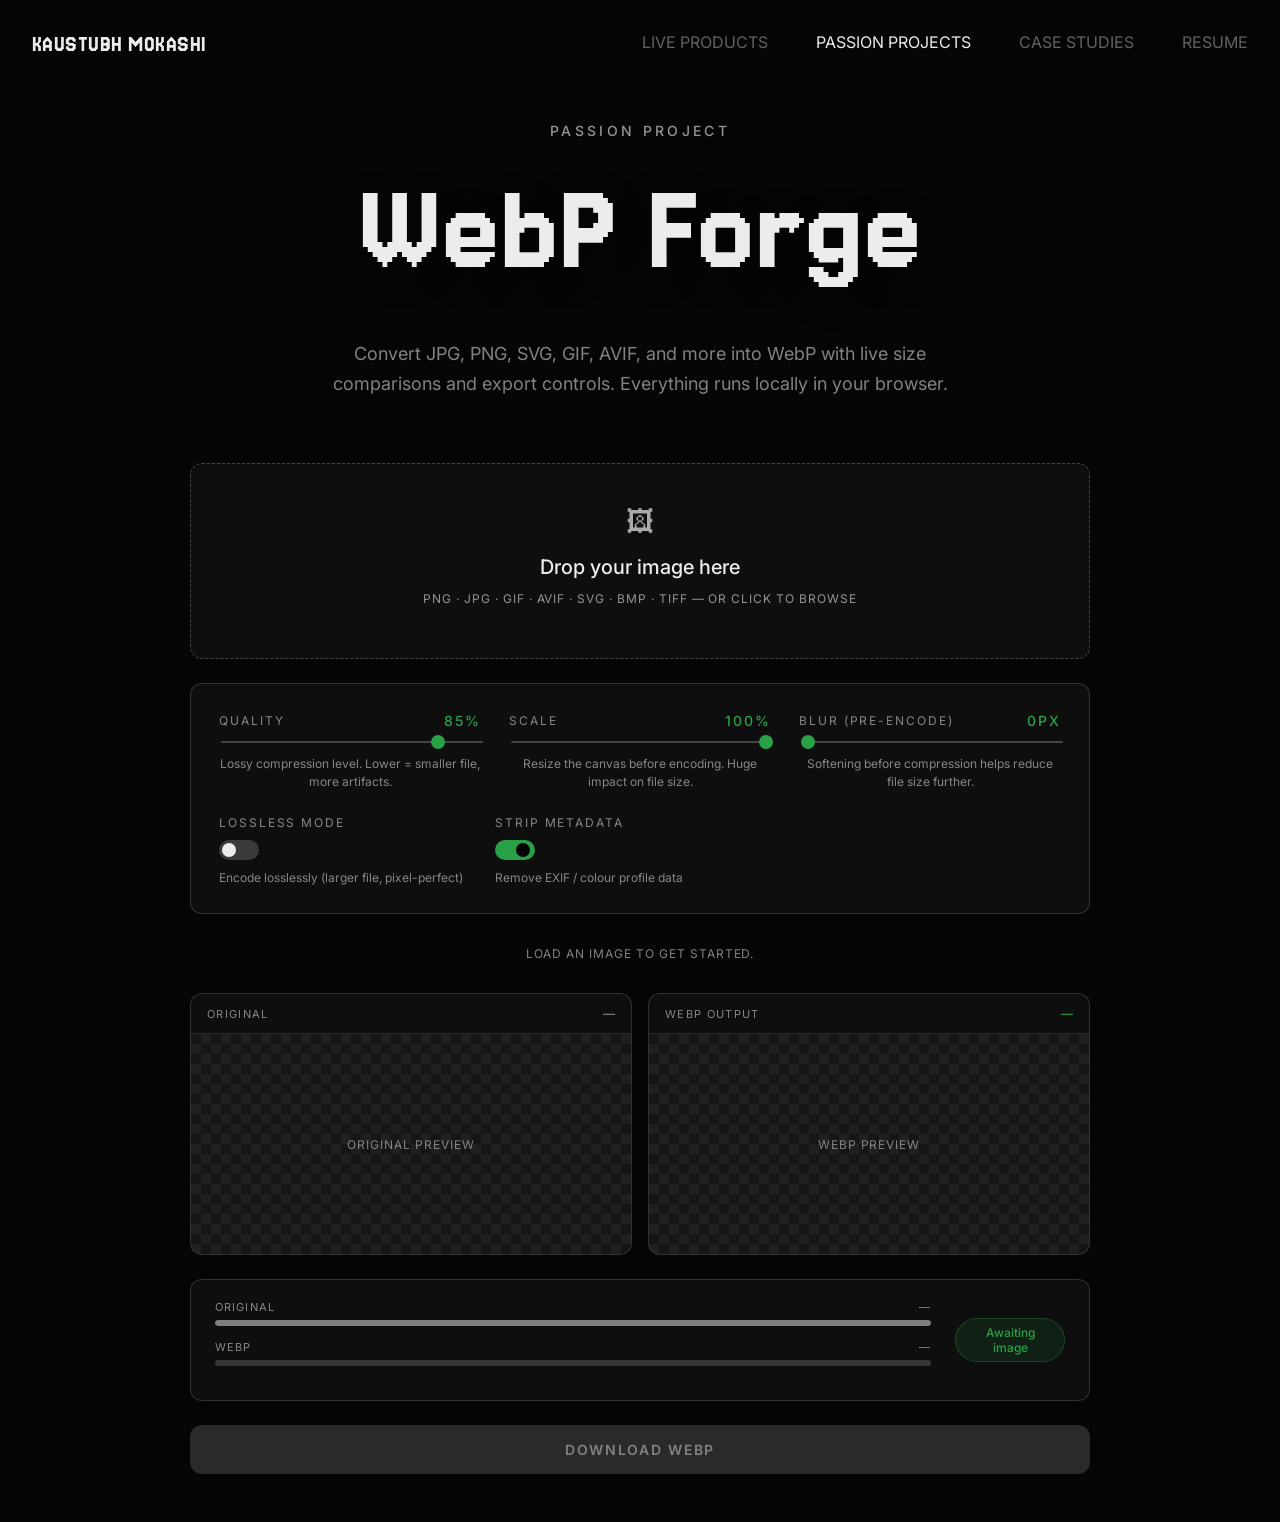
<file: passionprojects/WebP-Forge.html>
<!DOCTYPE html>
<html lang="en">
  <head>
    <meta charset="UTF-8" />
    <meta name="viewport" content="width=device-width, initial-scale=1.0" />
    <title>WebP Forge | Kaustubh Mokashi</title>
    <meta property="og:title" content="WebP Forge — Kaustubh Mokashi" />
    <meta
      property="og:description"
      content="Convert JPG, PNG, SVG, and more into WebP with quality, scale, and metadata controls."
    />
    <meta property="og:image" content="../thumbnail.svg" />
    <meta property="og:type" content="website" />
    <meta name="twitter:card" content="summary_large_image" />
    <meta name="twitter:title" content="WebP Forge — Kaustubh Mokashi" />
    <meta
      name="twitter:description"
      content="Convert JPG, PNG, SVG, and more into WebP with quality, scale, and metadata controls."
    />
    <meta name="twitter:image" content="../thumbnail.svg" />
    <link rel="preconnect" href="https://fonts.googleapis.com" />
    <link rel="preconnect" href="https://fonts.gstatic.com" crossorigin />
    <link
      href="https://fonts.googleapis.com/css2?family=Inter:wght@300;400;500;600&family=Jersey+15&family=Noto+Sans:wght@300;400;500;600&family=Oswald:wght@400&display=swap"
      rel="stylesheet"
    />
    <link rel="icon" type="image/svg+xml" href="../favicon.svg?v=1" />
    <link rel="stylesheet" href="../styles.css?v=20" />
  </head>
  <body class="page-passion">
    <a class="site-title site-title-link" href="https://www.kaustubhmokashi.com">KAUSTUBH MOKASHI</a>
    <button
      class="top-menu-toggle"
      type="button"
      aria-expanded="false"
      aria-controls="primary-menu"
      aria-label="Open menu"
    >
      <span></span>
      <span></span>
      <span></span>
    </button>
    <nav class="top-menu" id="primary-menu" aria-label="Primary">
      <a class="top-menu-link" href="../live-products.html">Live Products</a>
      <a class="top-menu-link is-active" href="../passion-projects.html">Passion projects</a>
      <a class="top-menu-link" href="../case-studies.html">Case Studies</a>
      <a class="top-menu-link" href="../resume.html">Resume</a>
    </nav>
    <svg class="drag-guide" aria-hidden="true">
      <line class="drag-guide-line" x1="0" y1="0" x2="0" y2="0"></line>
    </svg>
    <div class="drag-guide-label" aria-hidden="true">
      <span class="drag-guide-text">dx: 0,  dy: 0</span>
    </div>
    <main class="page-shell page-shell-centered">
      <section class="page-panel page-panel-centered page-panel-passion webp-panel" aria-label="WebP Forge">
        <p class="page-kicker">Passion Project</p>
        <h1 class="page-heading">WebP Forge</h1>
        <p class="drive-link-subtitle">
          Convert JPG, PNG, SVG, GIF, AVIF, and more into WebP with live size comparisons and
          export controls. Everything runs locally in your browser.
        </p>

        <div class="webp-tool" id="webpTool">
          <div class="webp-dropzone" id="webpDropzone">
            <input type="file" id="webpFileInput" accept="image/*" />
            <span class="webp-dropzone-icon">🖼</span>
            <h2>Drop your image here</h2>
            <p>PNG · JPG · GIF · AVIF · SVG · BMP · TIFF — or click to browse</p>
          </div>

          <div class="webp-controls">
            <div class="webp-ctrl-group">
              <div class="webp-ctrl-label">Quality <span class="val" id="webpQualVal">85%</span></div>
              <input type="range" id="webpQuality" min="1" max="100" value="85" />
              <div class="webp-ctrl-helper">
                Lossy compression level. Lower = smaller file, more artifacts.
              </div>
            </div>

            <div class="webp-ctrl-group">
              <div class="webp-ctrl-label">Scale <span class="val" id="webpScaleVal">100%</span></div>
              <input type="range" id="webpScale" min="10" max="100" value="100" step="5" />
              <div class="webp-ctrl-helper">
                Resize the canvas before encoding. Huge impact on file size.
              </div>
            </div>

            <div class="webp-ctrl-group">
              <div class="webp-ctrl-label">Blur (pre-encode) <span class="val" id="webpBlurVal">0px</span></div>
              <input type="range" id="webpBlur" min="0" max="10" value="0" step="0.5" />
              <div class="webp-ctrl-helper">
                Softening before compression helps reduce file size further.
              </div>
            </div>

            <div class="webp-toggle-row">
              <div class="webp-toggle-block">
                <div class="webp-ctrl-label">Lossless mode</div>
                <label class="webp-toggle">
                  <input type="checkbox" id="webpLossless" />
                  <span class="webp-toggle-slider"></span>
                </label>
                <span class="webp-toggle-label">Encode losslessly (larger file, pixel-perfect)</span>
              </div>
              <div class="webp-toggle-block">
                <div class="webp-ctrl-label">Strip metadata</div>
                <label class="webp-toggle">
                  <input type="checkbox" id="webpStripMeta" checked />
                  <span class="webp-toggle-slider"></span>
                </label>
                <span class="webp-toggle-label">Remove EXIF / colour profile data</span>
              </div>
            </div>
          </div>

          <div class="webp-status-line" id="webpStatusLine">Load an image to get started.</div>

          <div class="webp-preview-grid">
            <div class="webp-preview-card">
              <div class="webp-preview-header">
                <span class="tag">Original</span>
                <span class="size-badge original" id="webpOrigSizeBadge">—</span>
              </div>
              <div class="webp-preview-img-wrap" id="webpOrigWrap">
                <div class="webp-preview-placeholder">Original preview</div>
              </div>
            </div>
            <div class="webp-preview-card">
              <div class="webp-preview-header">
                <span class="tag">WebP Output</span>
                <span class="size-badge" id="webpSizeBadge">—</span>
              </div>
              <div class="webp-preview-img-wrap" id="webpWrap">
                <div class="webp-preview-placeholder">WebP preview</div>
              </div>
            </div>
          </div>

          <div class="webp-size-comparison">
            <div class="webp-size-bar-wrap">
              <div class="webp-size-bar-label">
                <span>Original</span>
                <span id="webpOrigSizeText">—</span>
              </div>
              <div class="webp-size-bar">
                <div class="webp-size-bar-fill orig" style="width: 100%" id="webpOrigBar"></div>
              </div>
              <div class="webp-size-bar-label">
                <span>WebP</span>
                <span id="webpSizeText">—</span>
              </div>
              <div class="webp-size-bar">
                <div class="webp-size-bar-fill webp" style="width: 0%" id="webpBar"></div>
              </div>
            </div>
            <div class="webp-saving-pill" id="webpSavingPill">Awaiting<br />image</div>
          </div>

          <button class="webp-download-btn" id="webpDownloadBtn" disabled>Download WebP</button>
        </div>
      </section>
    </main>
    <div class="personal-cursor" aria-hidden="true">
      <svg
        width="22"
        height="22"
        viewBox="0 0 22 22"
        fill="none"
        xmlns="http://www.w3.org/2000/svg"
      >
        <g filter="url(#personal-cursor-shadow)">
          <path
            d="M7.70778 17.5249L2.56947 2.844C2.28453 2.02988 3.09489 1.2611 3.89289 1.58848L17.9799 7.36777C18.9193 7.75316 18.7528 9.13125 17.7487 9.28187L12.0025 10.1438C11.5989 10.2043 11.2725 10.5041 11.178 10.9011L9.62444 17.4261C9.39316 18.3975 8.03764 18.4673 7.70778 17.5249Z"
            fill="#FFF"
            stroke="#FFF"
            stroke-width="1"
          />
        </g>
        <defs>
          <filter
            id="personal-cursor-shadow"
            x="0.00000977516"
            y="-0.00000548363"
            width="21.1108"
            height="21.7046"
            filterUnits="userSpaceOnUse"
            color-interpolation-filters="sRGB"
          >
            <feFlood flood-opacity="0" result="BackgroundImageFix" />
            <feColorMatrix
              in="SourceAlpha"
              type="matrix"
              values="0 0 0 0 0 0 0 0 0 0 0 0 0 0 0 0 0 0 127 0"
              result="hardAlpha"
            />
            <feOffset dy="1" />
            <feGaussianBlur stdDeviation="1.005" />
            <feComposite in2="hardAlpha" operator="out" />
            <feColorMatrix
              type="matrix"
              values="0 0 0 0 0 0 0 0 0 0 0 0 0 0 0 0 0 0 0.28 0"
            />
            <feBlend mode="normal" in2="BackgroundImageFix" result="effect1_dropShadow_134_2658" />
            <feBlend mode="normal" in="SourceGraphic" in2="effect1_dropShadow_134_2658" result="shape" />
          </filter>
        </defs>
      </svg>
      <span class="personal-cursor-label">You</span>
    </div>
    <div class="return-cursor" aria-hidden="true">
      <svg class="cursor-icon" width="24" height="28" viewBox="0 0 24 28" fill="none">
        <path
          d="M3 2L21 12L13 14L10 22L3 2Z"
          fill="#29A146"
          stroke="#FFF"
          stroke-width="1"
          style="filter: drop-shadow(0 1px 2.01px rgba(0, 0, 0, 0.28));"
        />
      </svg>
      <span class="return-cursor-label">Kaustubh Mokashi</span>
      <span class="return-cursor-prompt"></span>
    </div>
    <script src="../version.js?v=1.0.14"></script>
    <script src="../script.js?v=1.0.14"></script>
    <script>
      const fileInput = document.getElementById("webpFileInput");
      const dropzone = document.getElementById("webpDropzone");
      const qualSlider = document.getElementById("webpQuality");
      const scaleSlider = document.getElementById("webpScale");
      const blurSlider = document.getElementById("webpBlur");
      const losslessChk = document.getElementById("webpLossless");
      const stripChk = document.getElementById("webpStripMeta");
      const qualVal = document.getElementById("webpQualVal");
      const scaleVal = document.getElementById("webpScaleVal");
      const blurVal = document.getElementById("webpBlurVal");
      const statusLine = document.getElementById("webpStatusLine");
      const origWrap = document.getElementById("webpOrigWrap");
      const webpWrap = document.getElementById("webpWrap");
      const origSizeBadge = document.getElementById("webpOrigSizeBadge");
      const webpSizeBadge = document.getElementById("webpSizeBadge");
      const origSizeText = document.getElementById("webpOrigSizeText");
      const webpSizeText = document.getElementById("webpSizeText");
      const origBar = document.getElementById("webpOrigBar");
      const webpBar = document.getElementById("webpBar");
      const savingPill = document.getElementById("webpSavingPill");
      const downloadBtn = document.getElementById("webpDownloadBtn");

      let originalImage = null;
      let originalSize = 0;
      let currentWebpDataURL = null;
      let convertTimer = null;
      let originalFilename = "image";

      function fmtBytes(bytes) {
        if (bytes < 1024) return `${bytes} B`;
        if (bytes < 1024 * 1024) return `${(bytes / 1024).toFixed(1)} KB`;
        return `${(bytes / (1024 * 1024)).toFixed(2)} MB`;
      }

      dropzone.addEventListener("dragover", (event) => {
        event.preventDefault();
        dropzone.classList.add("drag-over");
      });
      dropzone.addEventListener("dragleave", () => dropzone.classList.remove("drag-over"));
      dropzone.addEventListener("drop", (event) => {
        event.preventDefault();
        dropzone.classList.remove("drag-over");
        const file = event.dataTransfer.files[0];
        if (file && file.type.startsWith("image/")) loadFile(file);
      });
      fileInput.addEventListener("change", (event) => {
        if (event.target.files[0]) loadFile(event.target.files[0]);
      });

      function loadFile(file) {
        originalSize = file.size;
        originalFilename = file.name.replace(/\.[^.]+$/, "");
        const reader = new FileReader();
        reader.onload = (ev) => {
          const img = new Image();
          img.onload = () => {
            originalImage = img;
            origWrap.innerHTML = "";
            const display = new Image();
            display.src = ev.target.result;
            display.style.maxWidth = "100%";
            display.style.maxHeight = "100%";
            display.style.objectFit = "contain";
            display.style.display = "block";
            origWrap.appendChild(display);
            origSizeBadge.textContent = fmtBytes(originalSize);
            origSizeText.textContent = fmtBytes(originalSize);
            statusLine.textContent = `Loaded: ${file.name} — ${img.naturalWidth}×${img.naturalHeight}px`;
            statusLine.className = "webp-status-line";
            scheduleConvert();
          };
          img.src = ev.target.result;
        };
        reader.readAsDataURL(file);
      }

      qualSlider.addEventListener("input", () => {
        qualVal.textContent = `${qualSlider.value}%`;
        scheduleConvert();
      });
      scaleSlider.addEventListener("input", () => {
        scaleVal.textContent = `${scaleSlider.value}%`;
        scheduleConvert();
      });
      blurSlider.addEventListener("input", () => {
        blurVal.textContent = `${blurSlider.value}px`;
        scheduleConvert();
      });
      losslessChk.addEventListener("change", scheduleConvert);
      stripChk.addEventListener("change", scheduleConvert);

      function scheduleConvert() {
        if (!originalImage) return;
        clearTimeout(convertTimer);
        statusLine.textContent = "Re-encoding…";
        statusLine.className = "webp-status-line processing";
        convertTimer = setTimeout(doConvert, 200);
      }

      function doConvert() {
        if (!originalImage) return;
        const scale = scaleSlider.value / 100;
        const quality = qualSlider.value / 100;
        const blurPx = parseFloat(blurSlider.value);
        const lossless = losslessChk.checked;

        const width = Math.max(1, Math.round(originalImage.naturalWidth * scale));
        const height = Math.max(1, Math.round(originalImage.naturalHeight * scale));

        const canvas = document.createElement("canvas");
        canvas.width = width;
        canvas.height = height;
        const ctx = canvas.getContext("2d");

        if (blurPx > 0) ctx.filter = `blur(${blurPx}px)`;
        ctx.drawImage(originalImage, 0, 0, width, height);
        ctx.filter = "none";

        const dataURL = lossless
          ? canvas.toDataURL("image/webp")
          : canvas.toDataURL("image/webp", quality);

        currentWebpDataURL = dataURL;

        const base64Data = dataURL.split(",")[1] || "";
        const padding = base64Data.endsWith("==") ? 2 : base64Data.endsWith("=") ? 1 : 0;
        const estimatedBytes = Math.floor(base64Data.length * 0.75) - padding;

        webpWrap.innerHTML = "";
        const img = new Image();
        img.src = dataURL;
        img.style.maxWidth = "100%";
        img.style.maxHeight = "100%";
        img.style.objectFit = "contain";
        img.style.display = "block";
        webpWrap.appendChild(img);

        webpSizeBadge.textContent = fmtBytes(estimatedBytes);
        webpSizeText.textContent = fmtBytes(estimatedBytes);

        const ratio = estimatedBytes / originalSize;
        webpBar.style.width = `${Math.min(100, ratio * 100)}%`;
        origBar.style.width = "100%";

        const saved = 1 - ratio;
        if (saved > 0) {
          savingPill.innerHTML = `↓ ${(saved * 100).toFixed(1)}%<br>smaller`;
          savingPill.className = "webp-saving-pill";
        } else {
          savingPill.innerHTML = `↑ ${((-saved) * 100).toFixed(1)}%<br>larger`;
          savingPill.className = "webp-saving-pill negative";
        }

        downloadBtn.disabled = false;
        statusLine.textContent = `Output: ${width}×${height}px · WebP · ~${fmtBytes(estimatedBytes)}`;
        statusLine.className = "webp-status-line";
      }

      downloadBtn.addEventListener("click", () => {
        if (!currentWebpDataURL) return;
        const link = document.createElement("a");
        link.href = currentWebpDataURL;
        link.download = `${originalFilename}.webp`;
        document.body.appendChild(link);
        link.click();
        document.body.removeChild(link);
      });
    </script>
  </body>
</html>
</file>
<file: styles.css>
* {
  box-sizing: border-box;
}

html,
body {
  margin: 0;
  min-height: 100%;
}

body {
  background: #050505;
  overflow-x: hidden;
  overflow-y: auto;
}

body.lightbox-open {
  overflow: hidden;
}

.corner-frame-link {
  position: fixed;
  left: 32px;
  bottom: 32px;
  width: 76px;
  aspect-ratio: 76 / 123;
  display: block;
  user-select: none;
  z-index: 10;
  opacity: 0;
  animation: site-title-fade-in 420ms ease forwards;
  animation-delay: 1.02s;
}

.corner-frame {
  display: block;
  width: 100%;
  height: auto;
  object-fit: contain;
}

.corner-frame-chip {
  position: absolute;
  top: 0;
  left: 50%;
  display: inline-flex;
  align-items: center;
  justify-content: center;
  padding: 6px 8px;
  border-radius: 2px;
  background: #29a146;
  color: #ececec;
  font-family: "Noto Sans", sans-serif;
  font-size: 12px;
  font-weight: 400;
  line-height: 16px;
  letter-spacing: 0;
  white-space: nowrap;
  opacity: 0;
  transform: translate(-50%, calc(-100% - 4px));
  pointer-events: none;
}

a[href]::after,
button::after {
  content: "";
  position: absolute;
  inset: -4px;
  border: 0.5px solid transparent;
  pointer-events: none;
}

a[href]:hover::after,
a[href]:focus-visible::after,
button:hover::after,
button:focus-visible::after {
  border-color: #29a146;
  border-width: 1.5px;
}

.corner-frame-link:hover .corner-frame-chip,
.corner-frame-link:focus-visible .corner-frame-chip {
  opacity: 1;
}

.interactive-corner {
  position: absolute;
  width: 4px;
  height: 4px;
  background: #ececec;
  border: 0.5px solid #29a146;
  box-sizing: border-box;
  opacity: 0;
  pointer-events: none;
}

.interactive-corner-top-left {
  top: -6px;
  left: -6px;
}

.interactive-corner-top-right {
  top: -6px;
  right: -6px;
}

.interactive-corner-bottom-left {
  bottom: -6px;
  left: -6px;
}

.interactive-corner-bottom-right {
  right: -6px;
  bottom: -6px;
}

html,
body,
body *,
body *::before,
body *::after {
  cursor:
    url("data:image/svg+xml,%3Csvg xmlns='http://www.w3.org/2000/svg' width='1' height='1' viewBox='0 0 1 1'%3E%3C/svg%3E")
      0 0,
    none !important;
}

.site-title {
  position: absolute;
  top: 32px;
  left: 32px;
  margin: 0;
  color: #ececec;
  font-family: "Jersey 15", sans-serif;
  font-size: 24px;
  font-weight: 400;
  line-height: 1;
  letter-spacing: 0.02em;
  opacity: 0;
  animation: site-title-fade-in 420ms ease forwards;
  animation-delay: 1.02s;
}

.site-title-link {
  display: inline-block;
  padding: 8px 16px;
  margin: -8px -16px;
  text-decoration: none;
  position: relative;
}

.site-title-link::after {
  inset: 0;
}

.version-tooltip {
  position: absolute;
  top: 100%;
  left: 0;
  margin-top: 10px;
  padding: 6px 10px;
  background: #ececec;
  color: #050505;
  font-family: "Inter", sans-serif;
  font-size: 12px;
  line-height: 16px;
  border-radius: 2px;
  opacity: 0;
  visibility: hidden;
  transform: translateY(4px);
  pointer-events: none;
  transition: opacity 0.2s ease, transform 0.2s ease;
  white-space: nowrap;
  z-index: 50;
  display: block;
}

.site-title-link.show-version .version-tooltip {
  opacity: 1;
  visibility: visible;
  transform: translateY(0);
}

.top-menu {
  position: absolute;
  top: 32px;
  right: 32px;
  display: flex;
  align-items: center;
  justify-content: flex-end;
  gap: 48px;
  z-index: 40;
  opacity: 0;
  animation: site-title-fade-in 420ms ease forwards;
  animation-delay: 1.02s;
}

.top-menu-toggle {
  display: none;
  position: fixed;
  top: 32px;
  right: 32px;
  width: 20px;
  height: 20px;
  padding: 0;
  border: 0;
  background: transparent;
  z-index: 45;
  opacity: 0;
  animation: site-title-fade-in 420ms ease forwards;
  animation-delay: 1.02s;
}

.top-menu-toggle span {
  position: absolute;
  left: 0;
  width: 20px;
  height: 1.5px;
  background: #ececec;
  transform-origin: center;
  transition: transform 160ms ease, opacity 160ms ease;
}

.top-menu-toggle span:nth-child(1) {
  top: 3px;
}

.top-menu-toggle span:nth-child(2) {
  top: 9px;
}

.top-menu-toggle span:nth-child(3) {
  top: 15px;
}

body.menu-open .top-menu-toggle span:nth-child(1) {
  transform: translateY(6px) rotate(45deg);
}

body.menu-open .top-menu-toggle span:nth-child(2) {
  opacity: 0;
}

body.menu-open .top-menu-toggle span:nth-child(3) {
  transform: translateY(-6px) rotate(-45deg);
}

.top-menu-link {
  position: relative;
  display: inline-block;
  padding: 8px 16px;
  margin: -8px -16px;
  color: rgba(236, 236, 236, 0.4);
  font-family: "Inter", sans-serif;
  font-size: 16px;
  font-weight: 400;
  line-height: normal;
  text-decoration: none;
  text-transform: uppercase;
}

.top-menu-link::after {
  inset: 0;
}

.top-menu-link:hover,
.top-menu-link:focus-visible {
  color: #ececec;
}

.top-menu-link.is-active {
  color: #ececec;
}

.page-shell {
  min-height: 100vh;
  padding: 100px 32px 48px 100px;
  display: flex;
  align-items: flex-start;
  justify-content: flex-start;
}

.page-panel {
  width: min(100%, 1200px);
  display: flex;
  flex-direction: column;
  align-items: flex-start;
  gap: 20px;
  text-align: left;
}

.page-passion {
  position: relative;
}

.page-passion::before,
.page-passion::after {
  content: "";
  position: fixed;
  pointer-events: none;
  z-index: 0;
  border-radius: 999px;
  filter: blur(48px);
}

.page-passion::before {
  top: 120px;
  right: 6vw;
  width: 360px;
  height: 360px;
  background: radial-gradient(circle, rgba(210, 79, 41, 0.22) 0%, rgba(210, 79, 41, 0) 72%);
}

.page-passion::after {
  top: 520px;
  left: 4vw;
  width: 420px;
  height: 420px;
  background: radial-gradient(circle, rgba(41, 161, 70, 0.14) 0%, rgba(41, 161, 70, 0) 72%);
}

.page-panel-passion {
  position: relative;
  z-index: 1;
  gap: 32px;
}

.page-panel-passion::before {
  display: none;
}

.page-panel-passion .page-kicker {
  color: rgba(236, 236, 236, 0.62);
}

.page-panel-passion .page-heading {
  max-width: 1200px;
  white-space: nowrap;
  text-shadow: 0 10px 34px rgba(0, 0, 0, 0.32);
}

.page-panel-passion .page-copy {
  max-width: 980px;
  color: rgba(236, 236, 236, 0.66);
}

.page-panel-passion.page-panel-passion-app-wall {
  width: 1080px;
  max-width: calc(100vw - 64px);
}

.page-panel-passion.page-panel-passion-app-wall .page-copy {
  max-width: 980px;
}

.page-live {
  position: relative;
}

.page-live::before,
.page-live::after {
  content: "";
  position: fixed;
  pointer-events: none;
  z-index: 0;
  border-radius: 999px;
  filter: blur(48px);
}

.page-live::before {
  top: 120px;
  right: 8vw;
  width: 380px;
  height: 380px;
  background: radial-gradient(circle, rgba(41, 161, 70, 0.18) 0%, rgba(41, 161, 70, 0) 72%);
}

.page-live::after {
  top: 520px;
  left: 5vw;
  width: 460px;
  height: 460px;
  background: radial-gradient(circle, rgba(60, 118, 255, 0.14) 0%, rgba(60, 118, 255, 0) 72%);
}

.page-passion::before,
.page-passion::after,
.page-live::before,
.page-live::after {
  display: none;
}

.page-panel-live {
  position: relative;
  z-index: 1;
  gap: 32px;
}

.page-panel-live::before {
  display: none;
}

.page-panel-live .page-kicker {
  color: rgba(236, 236, 236, 0.62);
}

.page-panel-live .page-heading {
  max-width: 1200px;
  white-space: nowrap;
  text-shadow: 0 10px 34px rgba(0, 0, 0, 0.32);
}

.page-panel-live .page-copy {
  max-width: 980px;
  color: rgba(236, 236, 236, 0.66);
}

.live-products-loading {
  display: none;
  width: 100%;
  margin-top: 24px;
}

.is-live-products-loading .live-products-loading {
  display: block;
}

.is-live-products-loading .product-block-live {
  display: none;
}

.is-passion-projects-loading .live-products-loading,
.is-case-studies-loading .live-products-loading {
  display: block;
}

.is-passion-projects-loading .product-block-passion,
.is-case-studies-loading .product-block-live {
  display: none;
}

.is-passion-projects-loading .passion-repo-callout {
  display: none;
}

.is-passion-projects-loading .passion-wall-grid {
  display: none;
}

.passion-skeleton-grid {
  display: grid;
  grid-template-columns: repeat(3, minmax(0, 1fr));
  gap: 18px;
  align-items: stretch;
  width: 100%;
}

.passion-skeleton-card {
  display: grid;
  grid-template-rows: auto auto auto auto auto auto auto;
  gap: 12px;
  width: 100%;
  min-height: 446px;
  padding: 14px;
  border: 1px solid rgba(236, 236, 236, 0.16);
  border-radius: 24px;
  background:
    linear-gradient(180deg, rgba(236, 236, 236, 0.02), rgba(236, 236, 236, 0.01)),
    rgba(236, 236, 236, 0.03);
  box-shadow: 0 26px 70px rgba(0, 0, 0, 0.3);
}

.passion-skeleton-thumb {
  width: 100%;
  aspect-ratio: 1.42 / 1;
  border-radius: 20px;
}

.passion-skeleton-kicker {
  width: 36%;
  height: 14px;
  margin-top: 2px;
}

.passion-skeleton-title {
  width: 100%;
  height: 24px;
}

.passion-skeleton-title.short {
  width: 78%;
}

.passion-skeleton-copy {
  width: 100%;
  height: 18px;
}

.passion-skeleton-copy.short {
  width: 84%;
}

.passion-skeleton-cta {
  width: 52%;
  height: 28px;
  margin-top: auto;
  border-radius: 999px;
}

.passion-skeleton-thumb,
.passion-skeleton-kicker,
.passion-skeleton-title,
.passion-skeleton-copy,
.passion-skeleton-cta {
  position: relative;
  display: block;
  overflow: hidden;
  border-radius: 4px;
  background: rgba(236, 236, 236, 0.08);
}

.passion-skeleton-thumb::after,
.passion-skeleton-kicker::after,
.passion-skeleton-title::after,
.passion-skeleton-copy::after,
.passion-skeleton-cta::after {
  content: "";
  position: absolute;
  inset: 0;
  transform: translateX(-100%);
  background: linear-gradient(
    90deg,
    rgba(236, 236, 236, 0) 0%,
    rgba(236, 236, 236, 0.14) 45%,
    rgba(236, 236, 236, 0) 100%
  );
  animation: live-products-skeleton-shimmer 1.2s ease-in-out infinite;
}

.live-products-skeleton-list {
  display: flex;
  flex-direction: column;
  gap: 32px;
}

.live-products-skeleton-card {
  display: grid;
  grid-template-columns: minmax(0, 1fr) minmax(0, 508px);
  gap: 48px;
  padding: 70px 52px 70px 44px;
  border: 1px solid rgba(236, 236, 236, 0.16);
  border-radius: 10px;
  background: rgba(236, 236, 236, 0.04);
}

.live-products-skeleton-body,
.live-products-skeleton-visual {
  display: flex;
  flex-direction: column;
}

.live-products-skeleton-body {
  align-items: flex-start;
}

.live-products-skeleton-visual {
  align-items: flex-end;
  padding-right: 8px;
}

.live-products-skeleton {
  position: relative;
  display: block;
  overflow: hidden;
  border-radius: 4px;
  background: rgba(236, 236, 236, 0.08);
}

.live-products-skeleton::after {
  content: "";
  position: absolute;
  inset: 0;
  transform: translateX(-100%);
  background: linear-gradient(
    90deg,
    rgba(236, 236, 236, 0) 0%,
    rgba(236, 236, 236, 0.14) 45%,
    rgba(236, 236, 236, 0) 100%
  );
  animation: live-products-skeleton-shimmer 1.2s ease-in-out infinite;
}

.live-products-skeleton-kicker {
  width: 154px;
  height: 14px;
}

.live-products-skeleton-title {
  width: min(503px, 100%);
  height: 54px;
  margin-top: 40px;
}

.live-products-skeleton-title.short {
  width: min(360px, 78%);
  margin-top: 12px;
}

.live-products-skeleton-copy {
  width: min(503px, 100%);
  height: 24px;
  margin-top: 24px;
}

.live-products-skeleton-copy.short {
  width: min(420px, 84%);
}

.live-products-skeleton-stats {
  display: flex;
  gap: 100px;
  margin-top: 24px;
}

.live-products-skeleton-stat {
  width: 140px;
  height: 80px;
}

.live-products-skeleton-cta {
  width: 180px;
  height: 30px;
  margin-top: 24px;
}

.live-products-skeleton-frame {
  width: 500px;
  max-width: 100%;
  aspect-ratio: 4 / 3;
  margin-top: 30px;
  border-radius: 16px;
  background: #0a0a0a;
  box-shadow: inset 0 0 74px #000;
}

@keyframes live-products-skeleton-shimmer {
  100% {
    transform: translateX(100%);
  }
}

.case-studies-heading {
  font-size: clamp(54px, 8vw, 112px);
  letter-spacing: 0;
}

.page-shell-centered {
  padding-inline: 32px;
  justify-content: center;
}

.page-panel-centered {
  width: 1080px;
  max-width: calc(100vw - 64px);
  align-items: flex-start;
  text-align: left;
}

.page-kicker {
  margin: 0;
  color: rgba(236, 236, 236, 0.54);
  font-family: "Inter", sans-serif;
  font-size: 14px;
  font-weight: 500;
  line-height: 1;
  letter-spacing: 0.24em;
  text-transform: uppercase;
}

.page-heading {
  margin: 0;
  color: #ececec;
  font-family: "Jersey 15", sans-serif;
  font-size: clamp(60px, 12vw, 132px);
  font-weight: 400;
  line-height: 0.92;
  letter-spacing: 0;
  max-width: calc(100vw - 132px);
  white-space: normal;
}

.page-copy {
  margin: 0;
  max-width: 920px;
  color: rgba(236, 236, 236, 0.72);
  font-family: "Inter", sans-serif;
  font-size: clamp(16px, 2.2vw, 20px);
  font-weight: 300;
  line-height: 1.5;
}

.resume-page {
  gap: 28px;
}

.resume-heading {
  max-width: 920px;
}

.resume-intro {
  max-width: 860px;
}

.resume-download-banner {
  width: 100%;
  padding: 20px 24px;
  border: 1px solid rgba(236, 236, 236, 0.16);
  border-radius: 16px;
  background:
    linear-gradient(135deg, rgba(236, 236, 236, 0.06), rgba(236, 236, 236, 0.02)),
    linear-gradient(180deg, rgba(41, 161, 70, 0.08), rgba(41, 161, 70, 0)),
    rgba(8, 8, 8, 0.92);
  box-shadow: 0 24px 80px rgba(0, 0, 0, 0.3);
  display: flex;
  align-items: center;
  justify-content: space-between;
  gap: 24px;
  transition:
    transform 180ms ease,
    border-color 180ms ease,
    box-shadow 180ms ease;
}

.resume-download-banner:hover,
.resume-download-banner:focus-within {
  transform: translateY(-2px);
  border-color: rgba(236, 236, 236, 0.24);
  box-shadow: 0 28px 90px rgba(0, 0, 0, 0.34);
}

.resume-download-banner-copy {
  display: flex;
  flex-direction: column;
  gap: 6px;
  max-width: 680px;
}

.resume-download-banner-kicker {
  margin: 0;
  color: rgba(236, 236, 236, 0.54);
  font-family: "Inter", sans-serif;
  font-size: 12px;
  font-weight: 500;
  line-height: 1;
  letter-spacing: 0.22em;
  text-transform: uppercase;
}

.resume-download-banner-copy h2 {
  margin: 0;
  color: #ececec;
  font-family: "Inter", sans-serif;
  font-size: clamp(24px, 3.2vw, 34px);
  font-weight: 600;
  line-height: 1.15;
  letter-spacing: 0;
}

.resume-download-banner-copy p {
  margin: 0;
  color: rgba(236, 236, 236, 0.68);
  font-family: "Inter", sans-serif;
  font-size: 16px;
  line-height: 1.6;
  max-width: 520px;
}

.resume-download-button {
  display: inline-flex;
  align-items: center;
  justify-content: center;
  min-width: 220px;
  padding: 16px 24px;
  border-radius: 999px;
  background: #ececec;
  color: #050505;
  text-decoration: none;
  font-family: "Inter", sans-serif;
  font-size: 14px;
  font-weight: 600;
  letter-spacing: 0.14em;
  text-transform: uppercase;
  white-space: nowrap;
  position: relative;
}

.resume-download-button::after {
  inset: -4px;
}

.resume-hero-grid {
  width: 100%;
  display: grid;
  grid-template-columns: minmax(0, 1.1fr) minmax(320px, 0.9fr);
  gap: 24px;
  align-items: stretch;
}

.resume-hero-copy {
  display: flex;
  flex-direction: column;
  gap: 16px;
  padding: 12px 0;
}

.resume-hero-copy p {
  margin: 0;
  color: rgba(236, 236, 236, 0.72);
  font-family: "Inter", sans-serif;
  font-size: 18px;
  line-height: 1.7;
  max-width: 760px;
}

.resume-metrics {
  display: grid;
  grid-template-columns: repeat(2, minmax(0, 1fr));
  gap: 14px;
  margin-top: 8px;
}

.resume-metric {
  padding: 16px 18px;
  border: 1px solid rgba(236, 236, 236, 0.12);
  border-radius: 14px;
  background: rgba(236, 236, 236, 0.03);
  display: flex;
  flex-direction: column;
  gap: 8px;
}

.resume-metric strong {
  color: #ececec;
  font-family: "Jersey 15", sans-serif;
  font-size: 28px;
  line-height: 1;
  font-weight: 400;
  letter-spacing: 0.02em;
}

.resume-metric span {
  color: rgba(236, 236, 236, 0.58);
  font-family: "Inter", sans-serif;
  font-size: 13px;
  line-height: 1.5;
}

.resume-photo-frame {
  border: 1px solid rgba(236, 236, 236, 0.16);
  border-radius: 18px;
  background:
    radial-gradient(circle at 50% 20%, rgba(41, 161, 70, 0.18), rgba(41, 161, 70, 0) 42%),
    linear-gradient(180deg, rgba(236, 236, 236, 0.07), rgba(236, 236, 236, 0.03)),
    rgba(8, 8, 8, 0.9);
  position: relative;
  overflow: hidden;
  min-height: 420px;
  display: flex;
  align-items: center;
  justify-content: center;
  padding: 32px;
}

.resume-photo-frame.draggable-item {
  position: relative;
  width: 100%;
  min-width: 0;
  min-height: 420px;
  height: auto;
  margin: 0;
  display: flex;
  align-items: center;
  justify-content: center;
}

.resume-photo-frame.repairable-title {
  width: 100%;
}

.resume-photo-frame .repairable-text-content {
  position: absolute;
  inset: auto;
  width: 1px;
  height: 1px;
  overflow: hidden;
  opacity: 0;
  pointer-events: none;
}

.resume-photo-frame.draggable-item.resume-photo-frame-large {
  min-height: 480px;
}

.resume-photo-frame.draggable-item.resume-photo-frame-small {
  min-height: 320px;
}

.resume-photo-frame::before {
  content: "";
  position: absolute;
  inset: 14px;
  border-radius: 14px;
  border: 1px dashed rgba(236, 236, 236, 0.18);
  opacity: 0.65;
  pointer-events: none;
}

.resume-photo-frame span {
  position: relative;
  z-index: 1;
  color: rgba(236, 236, 236, 0.52);
  font-family: "Inter", sans-serif;
  font-size: 12px;
  letter-spacing: 0.18em;
  text-transform: uppercase;
}

.resume-photo-frame-large {
  min-height: 480px;
}

.resume-section {
  width: 100%;
  display: flex;
  flex-direction: column;
  gap: 20px;
  margin-top: 8px;
}

.resume-section-heading {
  display: flex;
  flex-direction: column;
  gap: 10px;
}

.resume-section-heading h2 {
  margin: 0;
  color: #ececec;
  font-family: "Inter", sans-serif;
  font-size: clamp(24px, 3vw, 32px);
  font-weight: 600;
  line-height: 1.15;
}

.resume-section-kicker {
  margin: 0;
  color: rgba(236, 236, 236, 0.54);
  font-family: "Inter", sans-serif;
  font-size: 12px;
  font-weight: 500;
  line-height: 1;
  letter-spacing: 0.22em;
  text-transform: uppercase;
}

.resume-role-grid {
  width: 100%;
  display: grid;
  grid-template-columns: repeat(2, minmax(0, 1fr));
  gap: 16px;
}

.resume-role-card,
.resume-mini-card {
  padding: 18px 20px;
  border: 1px solid rgba(236, 236, 236, 0.12);
  border-radius: 16px;
  background: rgba(236, 236, 236, 0.03);
}

.resume-role-company,
.resume-mini-title {
  margin: 0;
  color: #ececec;
  font-family: "Inter", sans-serif;
  font-size: 18px;
  font-weight: 600;
  line-height: 1.3;
}

.resume-role-meta,
.resume-mini-meta {
  margin: 8px 0 0;
  color: rgba(236, 236, 236, 0.54);
  font-family: "Inter", sans-serif;
  font-size: 12px;
  letter-spacing: 0.14em;
  text-transform: uppercase;
}

.resume-role-card p:last-child {
  margin: 12px 0 0;
  color: rgba(236, 236, 236, 0.72);
  font-family: "Inter", sans-serif;
  font-size: 15px;
  line-height: 1.7;
}

.resume-story-layout {
  display: grid;
  grid-template-columns: minmax(0, 1.2fr) minmax(280px, 0.8fr);
  gap: 24px;
  align-items: stretch;
}

.resume-story-copy {
  display: flex;
  flex-direction: column;
  gap: 14px;
}

.resume-story-copy p {
  margin: 0;
  color: rgba(236, 236, 236, 0.72);
  font-family: "Inter", sans-serif;
  font-size: 17px;
  line-height: 1.75;
}

.resume-education-grid {
  width: 100%;
  display: grid;
  grid-template-columns: repeat(3, minmax(0, 1fr));
  gap: 16px;
}

.resume-mini-card {
  min-height: 112px;
}

@media (max-width: 920px) {
  .resume-page-view .page-panel-centered {
    width: min(100vw - 48px, 1080px);
  }

  .resume-about-layout,
  .resume-band {
    grid-template-columns: 1fr;
  }

  .resume-about-copy {
    position: static;
    top: auto;
  }

  .resume-photo-rail {
    max-width: 640px;
    width: 100%;
    margin: 0 auto;
  }

  .resume-photo-frame {
    position: relative;
    top: auto;
    min-height: 300px;
  }

  .resume-photo-frame + .resume-photo-frame {
    margin-top: -64px;
  }

  .resume-band-grid {
    grid-template-columns: repeat(2, minmax(0, 1fr));
  }

  .resume-timeline-item {
    grid-template-columns: 1fr;
    gap: 10px;
  }

  .resume-timeline-year,
  .resume-timeline-item h3,
  .resume-timeline-item p:last-child {
    grid-column: 1;
    grid-row: auto;
    max-width: none;
  }

  .resume-competencies-grid {
    grid-template-columns: repeat(2, minmax(0, 1fr));
  }

  .resume-certifications-grid {
    grid-template-columns: 1fr;
  }
}

@media (max-width: 640px) {
  .resume-page-view .page-panel-centered {
    width: min(100vw - 32px, 1080px);
  }

  .resume-page-view .page-copy {
    display: block;
  }

  .resume-page {
    gap: 28px;
  }

  .resume-about-layout {
    gap: 28px;
  }

  .resume-about-copy,
  .resume-photo-rail {
    max-width: none;
  }

  .resume-photo-frame {
    min-height: 260px;
    padding: 24px;
    border-radius: 24px;
  }

  .resume-photo-frame + .resume-photo-frame {
    margin-top: -42px;
  }

  .resume-band {
    padding: 22px;
  }

  .resume-band-grid {
    grid-template-columns: 1fr;
  }

  .resume-timeline-item,
  .resume-competency-card,
  .resume-certification-card {
    padding: 18px;
  }

  .resume-timeline-year,
  .resume-timeline-item h3,
  .resume-timeline-item p:last-child {
    grid-column: 1;
    grid-row: auto;
    max-width: none;
  }

  .resume-competencies-grid {
    grid-template-columns: 1fr;
  }

  .resume-download-banner {
    padding: 22px;
    flex-direction: column;
    align-items: stretch;
  }

  .resume-download-button,
  .resume-talk-link {
    width: 100%;
    min-width: 0;
  }

  .resume-talk-footer {
    flex-direction: column;
    align-items: stretch;
  }
}

.resume-page-view .page-panel-centered {
  width: min(1240px, calc(100vw - 64px));
}

.resume-page {
  gap: 40px;
}

.resume-heading {
  max-width: 1040px;
}

.resume-intro {
  max-width: 980px;
}

.resume-tagline {
  margin: -12px 0 0;
  color: rgba(236, 236, 236, 0.76);
  font-family: "Inter", sans-serif;
  font-size: clamp(16px, 1.9vw, 22px);
  line-height: 1.6;
  letter-spacing: 0.01em;
  max-width: 780px;
}

.resume-icon-strip {
  display: grid;
  grid-template-columns: repeat(auto-fit, minmax(180px, 1fr));
  gap: 14px;
  margin-top: 10px;
}

.resume-icon-pill {
  display: flex;
  align-items: center;
  gap: 12px;
  min-height: 58px;
  padding: 0 18px;
  border-radius: 999px;
  border: 1px solid rgba(236, 236, 236, 0.12);
  background: rgba(236, 236, 236, 0.03);
  color: rgba(236, 236, 236, 0.9);
  font-family: "Inter", sans-serif;
  font-size: 14px;
  line-height: 1.3;
  transition:
    transform 180ms ease,
    border-color 180ms ease,
    background 180ms ease;
}

.resume-icon-pill:hover,
.resume-icon-pill:focus-within {
  transform: translateY(-2px);
  border-color: rgba(236, 236, 236, 0.22);
  background: rgba(236, 236, 236, 0.045);
}

.resume-icon-mark,
.resume-inline-icon,
.resume-card-icon,
.resume-band-metric-icon {
  display: inline-flex;
  align-items: center;
  justify-content: center;
  color: #ececec;
  flex: none;
}

.resume-icon-mark svg,
.resume-inline-icon svg,
.resume-card-icon svg,
.resume-band-metric-icon svg {
  width: 18px;
  height: 18px;
  stroke: currentColor;
  stroke-width: 1.7;
  stroke-linecap: round;
  stroke-linejoin: round;
  fill: none;
}

.resume-story-note {
  display: flex;
  align-items: flex-start;
  gap: 12px;
  padding: 16px 18px;
  border-radius: 18px;
  border: 1px solid rgba(236, 236, 236, 0.12);
  background: rgba(236, 236, 236, 0.03);
  transition:
    transform 180ms ease,
    border-color 180ms ease,
    background 180ms ease;
}

.resume-story-note:hover,
.resume-story-note:focus-within {
  transform: translateY(-2px);
  border-color: rgba(236, 236, 236, 0.2);
  background: rgba(236, 236, 236, 0.045);
}

.resume-story-note p {
  margin: 0;
  color: rgba(236, 236, 236, 0.76);
  font-family: "Inter", sans-serif;
  font-size: 16px;
  line-height: 1.7;
}

.resume-about-layout {
  width: 100%;
  display: grid;
  grid-template-columns: minmax(0, 1fr) minmax(360px, 0.88fr);
  gap: 56px;
  align-items: start;
  margin-top: 8px;
}

.resume-about-copy {
  position: sticky;
  top: 112px;
  display: flex;
  flex-direction: column;
  gap: 24px;
  padding-top: 8px;
}

.resume-about-copy p {
  margin: 0;
  color: rgba(236, 236, 236, 0.76);
  font-family: "Inter", sans-serif;
  font-size: 18px;
  line-height: 1.82;
}

.resume-story-card {
  display: flex;
  flex-direction: column;
  gap: 10px;
  max-width: 720px;
}

.resume-story-card h2 {
  margin: 0;
  color: #ececec;
  font-family: "Inter", sans-serif;
  font-size: clamp(26px, 3.4vw, 38px);
  font-weight: 600;
  line-height: 1.15;
  letter-spacing: 0;
}

.resume-photo-rail {
  display: flex;
  flex-direction: column;
  gap: 0;
  padding-top: 8px;
}

.resume-photo-frame {
  width: 100%;
  min-height: 330px;
  aspect-ratio: 4 / 5;
  padding: 30px;
  border: 1px solid rgba(236, 236, 236, 0.16);
  border-radius: 28px;
  position: sticky;
  top: 112px;
  overflow: hidden;
  display: flex;
  align-items: flex-end;
  justify-content: flex-start;
  box-shadow: 0 20px 60px rgba(0, 0, 0, 0.22);
  transition:
    transform 220ms ease,
    border-color 220ms ease,
    box-shadow 220ms ease,
    filter 220ms ease;
}

.resume-photo-frame + .resume-photo-frame {
  margin-top: -94px;
}

.resume-photo-frame:hover,
.resume-photo-frame:focus-visible {
  border-color: rgba(236, 236, 236, 0.28);
  box-shadow: 0 28px 80px rgba(0, 0, 0, 0.34);
  filter: brightness(1.04);
}

.resume-photo-frame:nth-child(1) {
  z-index: 5;
  background:
    radial-gradient(circle at 24% 20%, rgba(41, 161, 70, 0.2), rgba(41, 161, 70, 0) 36%),
    radial-gradient(circle at 72% 22%, rgba(236, 236, 236, 0.12), rgba(236, 236, 236, 0) 24%),
    linear-gradient(160deg, rgba(10, 18, 16, 0.98), rgba(6, 6, 6, 0.92));
}

.resume-photo-frame:nth-child(2) {
  z-index: 4;
  margin-left: 18px;
  background:
    radial-gradient(circle at 26% 24%, rgba(210, 79, 41, 0.24), rgba(210, 79, 41, 0) 34%),
    radial-gradient(circle at 74% 20%, rgba(236, 236, 236, 0.08), rgba(236, 236, 236, 0) 22%),
    linear-gradient(160deg, rgba(22, 11, 11, 0.98), rgba(9, 8, 8, 0.92));
}

.resume-photo-frame:nth-child(3) {
  z-index: 3;
  margin-left: 36px;
  background:
    radial-gradient(circle at 24% 22%, rgba(79, 115, 210, 0.24), rgba(79, 115, 210, 0) 34%),
    radial-gradient(circle at 72% 20%, rgba(236, 236, 236, 0.1), rgba(236, 236, 236, 0) 24%),
    linear-gradient(160deg, rgba(11, 14, 22, 0.98), rgba(8, 8, 12, 0.92));
}

.resume-photo-frame:nth-child(4) {
  z-index: 2;
  margin-left: 54px;
  background:
    radial-gradient(circle at 24% 20%, rgba(39, 161, 145, 0.22), rgba(39, 161, 145, 0) 32%),
    radial-gradient(circle at 74% 20%, rgba(236, 236, 236, 0.1), rgba(236, 236, 236, 0) 22%),
    linear-gradient(160deg, rgba(9, 18, 19, 0.98), rgba(6, 7, 7, 0.92));
}

.resume-photo-frame:nth-child(5) {
  z-index: 1;
  margin-left: 72px;
  background:
    radial-gradient(circle at 24% 20%, rgba(210, 168, 41, 0.24), rgba(210, 168, 41, 0) 34%),
    radial-gradient(circle at 74% 22%, rgba(236, 236, 236, 0.08), rgba(236, 236, 236, 0) 22%),
    linear-gradient(160deg, rgba(20, 16, 8, 0.98), rgba(8, 8, 8, 0.92));
}

.resume-photo-frame .resume-photo-label {
  position: relative;
  z-index: 1;
  color: rgba(236, 236, 236, 0.9);
  font-family: "Jersey 15", sans-serif;
  font-size: 14px;
  line-height: 1;
  letter-spacing: 0.28em;
  text-transform: uppercase;
}

.resume-photo-frame::before {
  content: "";
  position: absolute;
  inset: 14px;
  border-radius: 22px;
  border: 1px solid rgba(236, 236, 236, 0.12);
  opacity: 0.7;
  pointer-events: none;
}

.resume-photo-frame .repairable-text-content {
  position: absolute;
  inset: auto;
  width: 1px;
  height: 1px;
  overflow: hidden;
  opacity: 0;
  pointer-events: none;
}

.resume-band {
  width: 100%;
  padding: 26px 28px;
  border: 1px solid rgba(41, 161, 70, 0.26);
  border-radius: 28px;
  background:
    linear-gradient(135deg, rgba(41, 161, 70, 0.14), rgba(41, 161, 70, 0.04)),
    linear-gradient(180deg, rgba(236, 236, 236, 0.04), rgba(236, 236, 236, 0.015)),
    rgba(8, 8, 8, 0.94);
  box-shadow: 0 24px 80px rgba(0, 0, 0, 0.28);
  display: grid;
  grid-template-columns: minmax(0, 1fr) minmax(380px, 0.95fr);
  gap: 22px;
  align-items: end;
}

.resume-band-copy {
  display: flex;
  flex-direction: column;
  gap: 12px;
}

.resume-band-copy p {
  margin: 0;
  color: rgba(236, 236, 236, 0.72);
  font-family: "Inter", sans-serif;
  font-size: 16px;
  line-height: 1.75;
  max-width: 600px;
}

.resume-band h2 {
  margin: 0;
  color: #ececec;
  font-family: "Inter", sans-serif;
  font-size: clamp(24px, 3vw, 34px);
  font-weight: 600;
  line-height: 1.12;
}

.resume-band-grid {
  display: grid;
  grid-template-columns: repeat(4, minmax(0, 1fr));
  gap: 14px;
}

.resume-band-metric {
  padding: 18px 18px 16px;
  border-radius: 20px;
  border: 1px solid rgba(236, 236, 236, 0.12);
  background: rgba(236, 236, 236, 0.03);
  display: flex;
  flex-direction: column;
  gap: 10px;
  transition:
    transform 180ms ease,
    border-color 180ms ease,
    background 180ms ease;
}

.resume-band-metric:hover,
.resume-band-metric:focus-within {
  transform: translateY(-2px);
  border-color: rgba(236, 236, 236, 0.2);
  background: rgba(236, 236, 236, 0.045);
}

.resume-band-metric-icon {
  width: 34px;
  height: 34px;
  border-radius: 999px;
  border: 1px solid rgba(236, 236, 236, 0.12);
  background: rgba(236, 236, 236, 0.03);
}

.resume-band-metric strong {
  color: #ececec;
  font-family: "Jersey 15", sans-serif;
  font-size: 30px;
  line-height: 1;
  font-weight: 400;
  letter-spacing: 0.02em;
}

.resume-band-metric span {
  color: rgba(236, 236, 236, 0.64);
  font-family: "Inter", sans-serif;
  font-size: 13px;
  line-height: 1.55;
}

.resume-timeline {
  width: 100%;
  display: flex;
  flex-direction: column;
  gap: 18px;
}

.resume-timeline-item {
  display: flex;
  flex-direction: column;
  gap: 12px;
  padding: 22px 24px;
  border-radius: 24px;
  border: 1px solid rgba(236, 236, 236, 0.12);
  background: rgba(236, 236, 236, 0.03);
  transition:
    transform 180ms ease,
    border-color 180ms ease,
    background 180ms ease,
    box-shadow 180ms ease;
}

.resume-timeline-item:hover,
.resume-timeline-item:focus-within {
  transform: translateY(-2px);
  border-color: rgba(236, 236, 236, 0.2);
  box-shadow: 0 20px 50px rgba(0, 0, 0, 0.24);
}

.resume-timeline-year {
  margin: 0;
  color: rgba(236, 236, 236, 0.48);
  font-family: "Inter", sans-serif;
  font-size: 12px;
  letter-spacing: 0.18em;
  text-transform: uppercase;
  display: inline-flex;
  align-items: center;
  gap: 8px;
}

.resume-timeline-item h3,
.resume-competency-card h3,
.resume-certification-title {
  margin: 0;
  color: #ececec;
  font-family: "Inter", sans-serif;
  font-size: 19px;
  font-weight: 600;
  line-height: 1.3;
  display: flex;
  align-items: center;
  gap: 10px;
}

.resume-timeline-item p:last-child,
.resume-competency-card p {
  margin: 0;
  color: rgba(236, 236, 236, 0.72);
  font-family: "Inter", sans-serif;
  font-size: 15px;
  line-height: 1.75;
  max-width: 62ch;
}

.resume-competencies-grid {
  width: 100%;
  display: grid;
  grid-template-columns: repeat(3, minmax(0, 1fr));
  gap: 16px;
}

.resume-competency-card {
  min-height: 140px;
  padding: 20px 22px;
  border: 1px solid rgba(236, 236, 236, 0.12);
  border-radius: 22px;
  background: rgba(236, 236, 236, 0.03);
  display: flex;
  flex-direction: column;
  gap: 12px;
  transition:
    transform 180ms ease,
    border-color 180ms ease,
    background 180ms ease;
}

.resume-competency-card:hover,
.resume-competency-card:focus-within {
  transform: translateY(-2px);
  border-color: rgba(236, 236, 236, 0.18);
  background: rgba(236, 236, 236, 0.045);
}

.resume-toolkit-grid {
  display: flex;
  flex-wrap: wrap;
  gap: 12px;
}

.resume-toolkit-grid span {
  display: inline-flex;
  align-items: center;
  justify-content: center;
  min-height: 46px;
  padding: 0 16px;
  border-radius: 999px;
  border: 1px solid rgba(236, 236, 236, 0.12);
  background: rgba(236, 236, 236, 0.03);
  color: rgba(236, 236, 236, 0.88);
  font-family: "Inter", sans-serif;
  font-size: 14px;
  line-height: 1;
  transition:
    transform 180ms ease,
    border-color 180ms ease,
    background 180ms ease;
}

.resume-toolkit-grid span:hover,
.resume-toolkit-grid span:focus-visible {
  transform: translateY(-2px);
  border-color: rgba(41, 161, 70, 0.35);
  background: rgba(41, 161, 70, 0.08);
}

.resume-certifications-grid {
  width: 100%;
  display: grid;
  grid-template-columns: repeat(2, minmax(0, 1fr));
  gap: 16px;
}

.resume-certification-card {
  min-height: 132px;
  padding: 20px 22px;
  border-radius: 22px;
  border: 1px solid rgba(236, 236, 236, 0.12);
  background: rgba(236, 236, 236, 0.03);
  display: flex;
  flex-direction: column;
  gap: 10px;
  transition:
    transform 180ms ease,
    border-color 180ms ease,
    background 180ms ease;
}

.resume-certification-card:hover,
.resume-certification-card:focus-within {
  transform: translateY(-2px);
  border-color: rgba(236, 236, 236, 0.2);
  background: rgba(236, 236, 236, 0.045);
}

.resume-certification-meta {
  margin: 0;
  color: rgba(236, 236, 236, 0.58);
  font-family: "Inter", sans-serif;
  font-size: 13px;
  line-height: 1.6;
}

.resume-talk-footer {
  width: 100%;
  display: flex;
  align-items: flex-end;
  justify-content: space-between;
  gap: 24px;
  padding: 4px 0 18px;
  border-top: 1px solid rgba(236, 236, 236, 0.08);
}

.resume-talk-copy {
  display: flex;
  flex-direction: column;
  gap: 10px;
  max-width: 760px;
}

.resume-talk-copy h2 {
  margin: 0;
  color: #ececec;
  font-family: "Jersey 15", sans-serif;
  font-size: clamp(38px, 7vw, 68px);
  line-height: 0.95;
  font-weight: 400;
  letter-spacing: 0;
}

.resume-talk-copy p:last-child {
  margin: 0;
  color: rgba(236, 236, 236, 0.72);
  font-family: "Inter", sans-serif;
  font-size: 17px;
  line-height: 1.75;
  max-width: 720px;
}

.resume-talk-link {
  position: relative;
  display: inline-flex;
  align-items: center;
  justify-content: center;
  min-width: 260px;
  min-height: 54px;
  padding: 0 20px;
  border: 1px solid rgba(236, 236, 236, 0.16);
  border-radius: 999px;
  color: #ececec;
  font-family: "Inter", sans-serif;
  font-size: 15px;
  font-weight: 500;
  text-decoration: none;
  transition:
    transform 180ms ease,
    border-color 180ms ease,
    background 180ms ease;
}

.resume-talk-link:hover,
.resume-talk-link:focus-visible {
  transform: translateY(-2px);
  border-color: rgba(41, 161, 70, 0.4);
  background: rgba(41, 161, 70, 0.06);
}

.passion-repo-callout {
  width: min(100%, 1080px);
  margin-top: 24px;
  align-self: center;
  padding: 20px 24px;
  border: 1px solid rgba(236, 236, 236, 0.14);
  background:
    linear-gradient(135deg, rgba(236, 236, 236, 0.05), rgba(236, 236, 236, 0.015)),
    linear-gradient(180deg, rgba(210, 79, 41, 0.08), rgba(210, 79, 41, 0)),
    rgba(8, 8, 8, 0.96);
  box-shadow: 0 20px 60px rgba(0, 0, 0, 0.26);
  display: flex;
  align-items: center;
  justify-content: space-between;
  gap: 24px;
  position: relative;
  overflow: hidden;
}

.passion-repo-callout::before {
  content: "";
  position: absolute;
  top: 0;
  left: 0;
  bottom: 0;
  width: 3px;
  background: linear-gradient(180deg, #ececec 0%, #29a146 100%);
  opacity: 0.8;
}

.passion-repo-callout::after {
  content: "";
  position: absolute;
  right: -80px;
  bottom: -120px;
  width: 240px;
  height: 240px;
  border-radius: 999px;
  background: none;
  filter: none;
  pointer-events: none;
  display: none;
}

.passion-repo-callout-copy {
  position: relative;
  z-index: 1;
  display: flex;
  flex-direction: column;
  gap: 8px;
  max-width: 680px;
}

.passion-repo-callout-kicker {
  margin: 0;
  color: rgba(236, 236, 236, 0.54);
  font-family: "Inter", sans-serif;
  font-size: 13px;
  font-weight: 500;
  line-height: 1;
  letter-spacing: 0.24em;
  text-transform: uppercase;
}

.passion-repo-callout-text {
  margin: 0;
  color: rgba(236, 236, 236, 0.72);
  font-family: "Inter", sans-serif;
  font-size: 16px;
  font-weight: 300;
  line-height: 1.55;
  white-space: normal;
}

.passion-repo-callout-link {
  flex: 0 0 auto;
  margin-top: 0;
  min-width: 196px;
  position: relative;
  z-index: 1;
}

.search-bar {
  position: relative;
  display: flex;
  align-items: center;
  gap: 14px;
  width: min(520px, 100%);
  padding: 16px 20px;
  border: 1px solid rgba(236, 236, 236, 0.16);
  border-radius: 999px;
  background: rgba(236, 236, 236, 0.03);
  box-shadow: inset 0 1px 0 rgba(236, 236, 236, 0.02);
}

.search-bar-icon {
  flex: 0 0 auto;
  width: 18px;
  height: 18px;
  color: rgba(236, 236, 236, 0.54);
}

.search-bar input {
  width: 100%;
  border: 0;
  outline: 0;
  padding: 0;
  margin: 0;
  background: transparent;
  color: #ececec;
  font-family: "Inter", sans-serif;
  font-size: 16px;
  line-height: 1.4;
}

.search-bar input::placeholder {
  color: rgba(236, 236, 236, 0.54);
}

.search-bar-note {
  flex: 0 0 auto;
  color: rgba(236, 236, 236, 0.54);
  font-size: 11px;
  font-weight: 600;
  letter-spacing: 0.24em;
  text-transform: uppercase;
}

.passion-search-bar {
  width: 100%;
  max-width: none;
}

.passion-wall-grid {
  display: grid;
  grid-template-columns: repeat(3, minmax(0, 1fr));
  gap: 18px;
  align-items: stretch;
}

.product-block.passion-project-card {
  display: grid;
  grid-template-rows: auto auto auto minmax(0, 1fr) auto;
  gap: 12px;
  width: 100%;
  height: 100%;
  margin-top: 0;
  min-height: 446px;
  padding: 14px;
  border: 1px solid rgba(236, 236, 236, 0.16);
  border-radius: 24px;
  background:
    linear-gradient(180deg, rgba(236, 236, 236, 0.02), rgba(236, 236, 236, 0.01)),
    rgba(236, 236, 236, 0.03);
  box-shadow: 0 26px 70px rgba(0, 0, 0, 0.3);
  cursor: pointer;
  transition:
    transform 180ms ease,
    border-color 180ms ease,
    background 180ms ease,
    box-shadow 180ms ease;
}

.product-block.passion-project-card.is-filtered-out {
  display: none !important;
}

.product-block.passion-project-card:hover,
.product-block.passion-project-card:focus-visible {
  transform: translateY(-4px);
  border-color: rgba(236, 236, 236, 0.28);
  background:
    linear-gradient(180deg, rgba(236, 236, 236, 0.03), rgba(236, 236, 236, 0.015)),
    rgba(236, 236, 236, 0.045);
  box-shadow: 0 34px 80px rgba(0, 0, 0, 0.38);
}

.product-block.passion-project-card:hover .passion-project-kicker,
.product-block.passion-project-card:hover .passion-project-title,
.product-block.passion-project-card:hover .passion-project-copy,
.product-block.passion-project-card:focus-visible .passion-project-kicker,
.product-block.passion-project-card:focus-visible .passion-project-title,
.product-block.passion-project-card:focus-visible .passion-project-copy {
  color: #ececec;
}

.product-block.passion-project-card .passion-project-thumb {
  position: relative;
  width: 100%;
  padding: 0;
  border: 0;
  background: transparent;
  border-radius: 20px;
  overflow: hidden;
  aspect-ratio: 1.08 / 0.76;
  box-shadow: inset 0 0 74px rgba(0, 0, 0, 1);
}

.product-block.passion-project-card .passion-project-thumb::before,
.product-block.passion-project-card .passion-project-thumb::after {
  content: "";
  position: absolute;
  inset: 0;
  pointer-events: none;
}

.product-block.passion-project-card .passion-project-thumb::before {
  background:
    radial-gradient(circle at 20% 20%, rgba(236, 236, 236, 0.14), transparent 28%),
    linear-gradient(180deg, rgba(236, 236, 236, 0.02), rgba(236, 236, 236, 0));
  opacity: 0.6;
}

.product-block.passion-project-card .passion-project-thumb::after {
  background: linear-gradient(160deg, rgba(255, 255, 255, 0.08), transparent 40%);
  mix-blend-mode: screen;
  opacity: 0.28;
}

.product-block.passion-project-card .passion-project-thumb-frame {
  position: absolute;
  inset: 0;
}

.product-block.passion-project-card .passion-project-thumb-image {
  display: block;
  width: 100%;
  height: 100%;
  object-fit: cover;
}

.product-block.passion-project-card .passion-project-thumb-badge {
  position: absolute;
  top: 12px;
  left: 12px;
  z-index: 1;
  display: inline-flex;
  align-items: center;
  padding: 7px 10px;
  border-radius: 999px;
  background: rgba(5, 5, 5, 0.76);
  color: rgba(236, 236, 236, 0.92);
  font-family: "Inter", sans-serif;
  font-size: 10px;
  font-weight: 700;
  letter-spacing: 0.22em;
  text-transform: uppercase;
}

.product-block.passion-project-card .passion-project-kicker {
  margin: 0;
  color: rgba(236, 236, 236, 0.54);
  font-family: "Inter", sans-serif;
  font-size: 11px;
  font-weight: 700;
  line-height: 1.3;
  letter-spacing: 0.18em;
  text-transform: uppercase;
}

.product-block.passion-project-card .passion-project-title {
  margin: 0;
  color: #ececec;
  font-family: "Inter", sans-serif;
  font-size: clamp(21px, 1.8vw, 28px);
  font-weight: 500;
  line-height: 1.22;
  letter-spacing: -0.03em;
  display: -webkit-box;
  -webkit-box-orient: vertical;
  -webkit-line-clamp: 2;
  overflow: hidden;
}

.product-block.passion-project-card .passion-project-copy {
  margin: 0;
  color: rgba(236, 236, 236, 0.72);
  font-family: "Inter", sans-serif;
  font-size: 15px;
  font-weight: 300;
  line-height: 1.55;
  display: -webkit-box;
  -webkit-box-orient: vertical;
  -webkit-line-clamp: 3;
  overflow: hidden;
}

.product-block.passion-project-card .passion-project-open {
  display: flex;
  width: 100%;
  justify-content: center;
  align-items: center;
  margin: 0;
  padding: 14px 16px;
  border: 1px solid rgba(236, 236, 236, 0.16);
  border-radius: 999px;
  background: rgba(236, 236, 236, 0.04);
  box-shadow: none;
  color: #ececec;
  font-size: 16px;
  opacity: 0;
  transform: translateY(6px);
  transition:
    opacity 160ms ease,
    transform 160ms ease,
    border-color 160ms ease,
    background 160ms ease;
}

.product-block.passion-project-card .passion-project-open:hover,
.product-block.passion-project-card .passion-project-open:focus-visible {
  opacity: 1;
  transform: translateY(0);
  border-color: rgba(236, 236, 236, 0.28);
  background: rgba(236, 236, 236, 0.08);
}

.product-block.passion-project-card:hover .passion-project-open,
.product-block.passion-project-card:focus-visible .passion-project-open {
  opacity: 1;
  transform: translateY(0);
}

.product-block.passion-project-card .passion-project-open .cta-arrow {
  width: 18px;
  height: 18px;
}

.product-block.passion-project-card:hover .passion-project-open .cta-arrow,
.product-block.passion-project-card:focus-visible .passion-project-open .cta-arrow,
.product-block.passion-project-card .passion-project-open:hover .cta-arrow,
.product-block.passion-project-card .passion-project-open:focus-visible .cta-arrow {
  transform: translateX(8px);
}

.passion-detail {
  position: fixed;
  inset: 0;
  z-index: 80;
  padding: 28px;
  overflow: auto;
  background:
    radial-gradient(circle at top right, rgba(41, 161, 70, 0.14), transparent 24%),
    radial-gradient(circle at bottom left, rgba(246, 18, 84, 0.08), transparent 22%),
    rgba(5, 5, 5, 0.96);
  backdrop-filter: blur(18px);
  -webkit-backdrop-filter: blur(18px);
  opacity: 0;
  pointer-events: none;
  transition: opacity 220ms ease;
}

.passion-detail[hidden] {
  display: none;
}

.passion-detail.is-active {
  opacity: 1;
  pointer-events: auto;
}

.passion-detail-shell {
  width: min(1540px, 100%);
  margin: 0 auto;
  padding: 24px;
  border: 1px solid rgba(236, 236, 236, 0.16);
  border-radius: 28px;
  background: rgba(236, 236, 236, 0.03);
  box-shadow: 0 30px 80px rgba(0, 0, 0, 0.35);
}

.passion-detail-close {
  margin: 0 0 20px auto;
  display: inline-flex;
  align-items: center;
  justify-content: center;
  padding: 12px 18px;
  border: 1px solid rgba(236, 236, 236, 0.16);
  border-radius: 999px;
  background: rgba(236, 236, 236, 0.04);
  color: #ececec;
  font-family: "Inter", sans-serif;
  font-size: 14px;
  font-weight: 500;
  cursor: pointer;
}

.passion-detail-layout {
  display: grid;
  grid-template-columns: minmax(0, 1fr) minmax(360px, 0.92fr);
  gap: 28px;
  align-items: start;
}

.passion-detail-visual {
  padding: 18px;
  border: 1px solid rgba(236, 236, 236, 0.16);
  border-radius: 24px;
  background: rgba(236, 236, 236, 0.03);
}

.passion-detail-hero {
  min-height: 720px;
  display: grid;
  place-items: center;
  border-radius: 20px;
  overflow: hidden;
  background:
    radial-gradient(circle at 50% 44%, rgba(236, 236, 236, 0.14), transparent 26%),
    linear-gradient(180deg, rgba(236, 236, 236, 0.06), rgba(236, 236, 236, 0.03));
}

.passion-detail-image {
  display: block;
  width: 100%;
  height: 100%;
  object-fit: cover;
}

.passion-detail-content {
  display: grid;
  gap: 18px;
  align-content: start;
  padding: 10px 0;
}

.passion-detail-kicker {
  margin: 0;
  color: rgba(236, 236, 236, 0.54);
  font-family: "Inter", sans-serif;
  font-size: 13px;
  font-weight: 600;
  letter-spacing: 0.28em;
  text-transform: uppercase;
}

.passion-detail-title {
  margin: 0;
  color: #ececec;
  font-family: "Jersey 15", sans-serif;
  font-size: clamp(56px, 5vw, 104px);
  font-weight: 400;
  line-height: 0.9;
  letter-spacing: 0;
}

.passion-detail-copy {
  margin: 0;
  color: rgba(236, 236, 236, 0.82);
  font-family: "Inter", sans-serif;
  font-size: clamp(18px, 1.8vw, 28px);
  line-height: 1.35;
}

.passion-detail-body {
  margin: 0;
  color: rgba(236, 236, 236, 0.72);
  font-family: "Inter", sans-serif;
  font-size: 18px;
  line-height: 1.65;
}

.passion-detail-stat-row {
  display: flex;
  flex-wrap: wrap;
  gap: 16px;
}

.passion-detail-stat {
  min-width: 180px;
  padding: 16px 18px;
  border-radius: 18px;
  border: 1px solid rgba(236, 236, 236, 0.12);
  background: rgba(236, 236, 236, 0.03);
}

.passion-detail-stat-value {
  display: block;
  color: #ececec;
  font-family: "Inter", sans-serif;
  font-size: 28px;
  font-weight: 600;
  line-height: 1;
}

.passion-detail-stat-label {
  display: block;
  margin-top: 8px;
  color: rgba(236, 236, 236, 0.54);
  font-family: "Inter", sans-serif;
  font-size: 11px;
  font-weight: 500;
  letter-spacing: 0.24em;
  text-transform: uppercase;
}

.passion-detail-cta-row {
  display: flex;
  flex-wrap: wrap;
  gap: 16px;
  margin-top: 6px;
}

.passion-detail-cta {
  font-size: 16px;
}

body.passion-detail-open {
  overflow: hidden;
}

@media (max-width: 1300px) {
  .page-panel-passion.page-panel-passion-app-wall {
    width: min(100vw - 48px, 1080px);
  }

  .passion-wall-grid {
    grid-template-columns: repeat(3, minmax(0, 1fr));
  }

  .passion-skeleton-grid {
    grid-template-columns: repeat(3, minmax(0, 1fr));
  }

  .passion-project-card {
    min-height: 430px;
  }

  .passion-detail-layout {
    grid-template-columns: 1fr;
  }

  .passion-detail-hero {
    min-height: 420px;
  }
}

@media (max-width: 920px) {
  .page-panel-passion.page-panel-passion-app-wall {
    width: min(100vw - 32px, 1080px);
  }

  .passion-wall-grid {
    grid-template-columns: repeat(2, minmax(0, 1fr));
  }

  .passion-skeleton-grid {
    grid-template-columns: repeat(2, minmax(0, 1fr));
  }

  .passion-project-card {
    min-height: 410px;
  }

  .passion-detail {
    padding: 16px;
  }

  .passion-detail-shell {
    padding: 18px;
  }
}

@media (max-width: 640px) {
  .passion-repo-callout {
    width: 100%;
  }

  .passion-wall-grid {
    grid-template-columns: 1fr;
  }

  .passion-skeleton-grid {
    grid-template-columns: 1fr;
  }

  .passion-project-card {
    min-height: 0;
  }

  .passion-detail-hero {
    min-height: 280px;
  }

  .page-panel-passion .page-heading {
    white-space: normal;
  }
}

.page-case-study-deck {
  overflow: hidden;
}

.case-study-deck-loading {
  display: none;
  width: min(1280px, 100%);
  margin: 0 auto;
}

.is-case-study-deck-loading .case-study-deck-loading {
  display: block;
}

.is-case-study-deck-loading .case-study-deck-stage,
.is-case-study-deck-loading .case-study-deck-controls {
  display: none;
}

.case-study-deck-shell {
  padding: 120px 0 96px;
  flex-direction: column;
  align-items: center;
  justify-content: center;
}

.page-heading-deck {
  font-size: 64px;
  line-height: 1.05;
}

.case-study-deck-header {
  max-width: 1080px;
  margin: 0 auto 48px;
  text-align: left;
}

.case-study-deck {
  width: min(1280px, 100%);
  margin: 0 auto;
}

.case-study-deck-skeleton-list {
  display: block;
}

.case-study-deck-skeleton-card {
  display: block;
  min-height: 0;
  padding: 0;
  gap: 0;
  border: none;
  background: transparent;
}

.case-study-deck-skeleton-visual {
  align-items: stretch;
  min-height: 0;
  padding: 0;
}

.case-study-deck-skeleton-frame {
  width: 100%;
  height: 720px;
  margin-top: 0;
  border-radius: 12px;
  border: 1px solid rgba(236, 236, 236, 0.16);
}

.case-study-deck-stage {
  position: relative;
  height: 720px;
  min-height: 640px;
  overflow: hidden;
  --deck-scale: 1;
}

.case-study-deck-tap-zone {
  display: none;
}

.case-study-deck-close {
  display: none;
}

.case-study-deck-stage:fullscreen {
  width: 100vw;
  height: 100vh;
  min-height: 100vh;
  background: #050505;
}

.case-study-deck-stage:fullscreen .case-study-deck-close {
  position: absolute;
  top: 24px;
  right: 24px;
  z-index: 5;
}

.case-study-deck-stage:fullscreen .case-study-slide-image {
  width: 100%;
  height: 100%;
  object-fit: contain;
  border: none;
  border-radius: 0;
  background: #050505;
}

.case-study-slide {
  position: absolute;
  inset: 0;
  opacity: 0;
  transform: translateY(24px) scale(0.985);
  transition: opacity 500ms ease, transform 500ms ease;
  pointer-events: none;
}

.case-study-slide.is-active {
  opacity: 1;
  transform: translateY(0) scale(1);
  pointer-events: auto;
}

.case-study-slide-grid {
  display: grid;
  grid-template-columns: minmax(0, 1fr) minmax(0, 0.9fr);
  gap: 48px;
  align-items: center;
  width: 1920px;
  height: 1080px;
  padding: 64px;
  border-radius: 18px;
  background: rgba(236, 236, 236, 0.04);
  border: 1px solid rgba(236, 236, 236, 0.16);
  box-shadow: 0 30px 80px rgba(0, 0, 0, 0.45);
  transform: scale(var(--deck-scale));
  transform-origin: top left;
}

.case-study-slide-image {
  width: 100%;
  height: 100%;
  object-fit: contain;
  border-radius: 12px;
  border: 1px solid rgba(236, 236, 236, 0.16);
  display: block;
  background: #050505;
}

.case-study-slide-kicker {
  text-transform: uppercase;
  letter-spacing: 0.2em;
  font-size: 12px;
  font-weight: 500;
  color: rgba(236, 236, 236, 0.6);
  margin-bottom: 16px;
}

.case-study-slide-title {
  font-size: 44px;
  line-height: 1.1;
  margin-bottom: 16px;
  color: #ececec;
}

.case-study-slide-subtitle {
  font-size: 20px;
  line-height: 1.45;
  color: rgba(236, 236, 236, 0.8);
  margin-bottom: 20px;
}

.case-study-slide-note {
  font-size: 16px;
  line-height: 1.6;
  color: rgba(236, 236, 236, 0.65);
}

.case-study-slide-list {
  list-style: none;
  padding: 0;
  margin: 0;
  display: grid;
  gap: 12px;
  color: rgba(236, 236, 236, 0.7);
  font-size: 16px;
  line-height: 1.55;
}

.case-study-slide-list li::before {
  content: "—";
  margin-right: 8px;
  color: #29a146;
}

.case-study-slide-visual {
  display: flex;
  justify-content: center;
  align-items: center;
}

.case-study-visual-frame {
  width: 100%;
  height: 100%;
  min-height: 320px;
  border-radius: 20px;
  background: linear-gradient(135deg, rgba(41, 161, 70, 0.18), rgba(5, 5, 5, 0.7));
  border: 1px solid rgba(236, 236, 236, 0.12);
  display: flex;
  align-items: center;
  justify-content: center;
  color: rgba(236, 236, 236, 0.7);
  text-transform: uppercase;
  letter-spacing: 0.2em;
  font-size: 12px;
  position: relative;
  overflow: hidden;
}

.case-study-visual-frame.is-muted {
  background: linear-gradient(135deg, rgba(236, 236, 236, 0.05), rgba(5, 5, 5, 0.7));
}

.case-study-visual-overlay {
  position: relative;
  z-index: 1;
}

.case-study-visual-frame::after {
  content: "";
  position: absolute;
  inset: 0;
  background: radial-gradient(circle at top right, rgba(41, 161, 70, 0.25), transparent 55%);
  opacity: 0.6;
}

.case-study-slide-impact {
  display: grid;
  gap: 20px;
  margin-top: 12px;
}

.case-study-impact-title {
  text-transform: uppercase;
  letter-spacing: 0.2em;
  font-size: 11px;
  color: rgba(236, 236, 236, 0.55);
  margin-bottom: 6px;
}

.case-study-impact-stat {
  font-size: 18px;
  color: #ececec;
}

.case-study-deck-controls {
  display: flex;
  justify-content: space-between;
  align-items: center;
  margin-top: 24px;
}

.case-study-deck-button {
  border: none;
  background: transparent;
  text-transform: none;
  letter-spacing: 0;
  margin: 0;
  padding: 0;
}

.case-study-deck-button:hover {
  color: #ececec;
}

.case-study-deck-fullscreen {
  display: inline-flex;
  align-items: center;
  justify-content: center;
  gap: 8px;
  color: #ececec;
}

.case-study-deck-fullscreen:hover,
.case-study-deck-fullscreen:focus-visible {
  color: #ececec;
}

.case-study-deck-fullscreen-icon {
  width: 20px;
  height: 20px;
  fill: currentColor;
  flex: 0 0 auto;
}

.case-study-deck-arrow {
  padding: 8px 16px;
  gap: 8px;
}

.case-study-deck-arrow[data-deck-prev] .cta-arrow {
  margin-left: 0;
  margin-right: 4px;
  transform: translateX(0);
}

.case-study-deck-arrow[data-deck-prev]:hover .cta-arrow,
.case-study-deck-arrow[data-deck-prev]:focus-visible .cta-arrow {
  transform: translateX(-8px);
}

.case-study-deck-label {
  font-size: 18px;
  font-weight: 500;
  font-family: "Inter", sans-serif;
  line-height: 1.2;
}

.case-study-deck-toast {
  position: fixed;
  left: 50%;
  bottom: 32px;
  z-index: 40;
  transform: translate(-50%, 24px);
  opacity: 0;
  pointer-events: none;
  padding: 12px 16px;
  border-radius: 8px;
  background: #ececec;
  color: #050505;
  font-family: "Inter", sans-serif;
  font-size: 14px;
  line-height: 1.4;
  font-weight: 500;
  transition: opacity 240ms ease, transform 240ms ease;
  white-space: nowrap;
}

.case-study-deck-stage.is-ui-hidden .case-study-deck-close,
.case-study-deck-stage.is-ui-hidden .case-study-deck-tap-zone,
.case-study-deck-stage.is-ui-hidden .case-study-deck-toast {
  opacity: 0;
}

.case-study-deck-toast.is-visible {
  opacity: 1;
  transform: translate(-50%, 0);
}

.case-study-deck-progress {
  display: flex;
  align-items: center;
  gap: 10px;
  font-size: 14px;
  letter-spacing: 0.3em;
  text-transform: uppercase;
  color: rgba(236, 236, 236, 0.6);
}

.case-study-deck-index,
.case-study-deck-total {
  color: #ececec;
}

@media (max-width: 900px) {
  .case-study-deck-shell {
    padding-top: 160px;
  }

  .case-study-deck-loading {
    width: min(100%, 520px);
    margin: 0 auto;
  }

  .case-study-deck-stage {
    height: auto;
    width: min(100%, 520px);
    margin: 0 auto;
  }

  .case-study-deck-close {
    display: none;
    width: 40px;
    height: 40px;
    border: none;
    padding: 0;
    position: relative;
    background: transparent;
    color: #ececec;
    align-items: center;
    justify-content: center;
  }

  .case-study-deck-close span {
    position: absolute;
    width: 20px;
    height: 1.5px;
    background: currentColor;
  }

  .case-study-deck-close span:first-child {
    transform: rotate(45deg);
  }

  .case-study-deck-close span:last-child {
    transform: rotate(-45deg);
  }

  .case-study-deck-stage:fullscreen .case-study-deck-close {
    display: inline-flex;
  }

  .case-study-deck-tap-zone {
    display: none;
    position: absolute;
    top: 0;
    bottom: 0;
    z-index: 4;
    width: 50px;
    border: none;
    padding: 0;
    background: rgba(236, 236, 236, 0.1);
    color: #ececec;
    align-items: center;
    justify-content: center;
    opacity: 1;
    transition: opacity 200ms ease;
  }

  .case-study-deck-stage:fullscreen .case-study-deck-tap-zone {
    display: inline-flex;
  }

  .case-study-deck-tap-zone .cta-arrow {
    width: 24px;
    height: 24px;
    fill: currentColor;
  }

  .case-study-deck-tap-zone-prev {
    left: 0;
  }

  .case-study-deck-tap-zone-next {
    right: 0;
  }

  .case-study-slide {
    position: absolute;
    margin-bottom: 0;
  }

  .case-study-slide-grid {
    grid-template-columns: 1fr;
    width: 1920px;
    height: 1080px;
  }

  .case-study-deck-controls {
    position: relative;
    width: min(100%, 520px);
    margin: 16px auto 0;
    justify-content: space-between;
    align-items: center;
    padding: 0;
    pointer-events: auto;
  }

  .case-study-deck-fullscreen {
    position: absolute;
    left: 50%;
    bottom: calc(100% + 16px);
    transform: translateX(-50%);
    z-index: 3;
    white-space: nowrap;
  }

  .case-study-deck-skeleton-card {
    padding: 0;
    border-radius: 0;
  }

  .case-study-deck-skeleton-visual {
    padding: 0;
  }

  .case-study-deck-skeleton-frame {
    height: calc((min(100vw, 520px)) * 0.611);
  }

  .case-study-deck-toast {
    bottom: 24px;
    width: calc(100vw - 32px);
    max-width: 360px;
    white-space: normal;
    text-align: center;
  }

  .case-study-deck-button {
    pointer-events: auto;
    background: rgba(236, 236, 236, 0.06);
    border: none;
    border-radius: 6px;
    padding: 10px 16px;
  }
  .case-study-deck-stage {
    height: calc((min(100vw, 520px)) * 0.611);
  }

  .case-study-deck-controls {
    width: min(100%, 520px);
  }
}



.drive-link-subtitle {
  max-width: 680px;
  margin: 16px 0 0;
  color: rgba(236, 236, 236, 0.54);
  font-size: 18px;
  line-height: 30px;
}

.drive-link-tool {
  margin-top: 32px;
  width: min(720px, 100%);
  display: grid;
  gap: 24px;
}

.drive-link-panel {
  align-items: center;
  text-align: center;
  font-family: "Inter", sans-serif;
}

.drive-link-panel .page-heading {
  font-family: "Jersey 15", sans-serif;
}

.drive-link-panel .page-heading,
.drive-link-panel .drive-link-subtitle {
  text-align: center;
}

.drive-link-panel .drive-link-tool {
  margin-left: auto;
  margin-right: auto;
}

.drive-link-panel .drive-link-form,
.drive-link-panel .drive-link-output {
  text-align: left;
}

.webp-panel {
  align-items: center;
  text-align: center;
  font-family: "Inter", sans-serif;
}

.webp-panel .page-heading {
  font-family: "Jersey 15", sans-serif;
}

.webp-panel .page-heading,
.webp-panel .drive-link-subtitle {
  text-align: center;
}

.webp-panel .webp-tool {
  margin-left: auto;
  margin-right: auto;
}

.posterize-panel {
  align-items: center;
  text-align: center;
  font-family: "Inter", sans-serif;
}

.posterize-panel .page-heading {
  font-family: "Jersey 15", sans-serif;
}

.posterize-panel .page-heading,
.posterize-panel .drive-link-subtitle {
  text-align: center;
}

.posterize-panel .posterize-tool {
  margin-left: auto;
  margin-right: auto;
}

.posterize-tool {
  margin-top: 32px;
  width: min(1200px, 100%);
  display: flex;
  flex-direction: column;
  gap: 24px;
  font-family: "Inter", sans-serif;
}

.posterize-container {
  background: rgba(236, 236, 236, 0.04);
  border: 1px solid rgba(236, 236, 236, 0.16);
  border-radius: 16px;
  padding: 28px;
  box-shadow: none;
}

.posterize-header {
  text-align: left;
  margin-bottom: 24px;
}

.posterize-header h2 {
  font-size: 22px;
  font-weight: 600;
  color: #ececec;
  margin: 0 0 8px;
}

.posterize-header p {
  margin: 0;
  color: rgba(236, 236, 236, 0.6);
  font-size: 14px;
}

.posterize-progress {
  display: flex;
  justify-content: center;
  align-items: center;
  gap: 16px;
  padding: 16px 0 24px;
}

.posterize-step {
  display: flex;
  align-items: center;
  gap: 10px;
  font-weight: 600;
  color: rgba(236, 236, 236, 0.4);
  text-transform: uppercase;
  letter-spacing: 0.16em;
  font-size: 12px;
}

.posterize-step.active,
.posterize-step.completed {
  color: #29a146;
}

.posterize-step-number {
  width: 30px;
  height: 30px;
  border-radius: 999px;
  background: rgba(236, 236, 236, 0.1);
  color: rgba(236, 236, 236, 0.5);
  display: flex;
  align-items: center;
  justify-content: center;
  font-weight: 600;
}

.posterize-step.active .posterize-step-number,
.posterize-step.completed .posterize-step-number {
  background: #29a146;
  color: #050505;
}

.posterize-divider {
  width: 64px;
  height: 1px;
  background: rgba(236, 236, 236, 0.16);
}

.posterize-main {
  display: grid;
  grid-template-columns: 340px 1fr;
  gap: 24px;
}

.posterize-controls {
  background: rgba(236, 236, 236, 0.03);
  border: 1px solid rgba(236, 236, 236, 0.12);
  border-radius: 14px;
  padding: 20px;
  height: fit-content;
}

.posterize-panel-header {
  font-size: 16px;
  font-weight: 600;
  color: #ececec;
  margin-bottom: 16px;
  text-transform: uppercase;
  letter-spacing: 0.2em;
}

.posterize-upload {
  position: relative;
  border: 1px dashed rgba(236, 236, 236, 0.24);
  border-radius: 12px;
  padding: 24px;
  text-align: center;
  cursor: pointer;
  transition: border-color 0.2s, background 0.2s, transform 0.2s;
  background: rgba(236, 236, 236, 0.04);
  margin-bottom: 20px;
}

.posterize-upload:hover,
.posterize-upload.dragover {
  border-color: #29a146;
  background: rgba(41, 161, 70, 0.08);
  transform: translateY(-1px);
}

.posterize-upload.has-image {
  border-color: #29a146;
}

.posterize-upload-icon {
  font-size: 28px;
  margin-bottom: 10px;
}

.posterize-upload-text {
  font-size: 14px;
  color: #ececec;
  margin-bottom: 4px;
}

.posterize-upload-subtext {
  font-size: 12px;
  color: rgba(236, 236, 236, 0.54);
}

.posterize-upload-filename {
  font-size: 12px;
  color: #29a146;
  margin-top: 8px;
}

.posterize-upload input[type="file"] {
  display: none;
}

.posterize-section {
  margin-bottom: 20px;
}

.posterize-section-title {
  font-size: 12px;
  letter-spacing: 0.18em;
  text-transform: uppercase;
  color: rgba(236, 236, 236, 0.5);
  margin-bottom: 12px;
}

.posterize-control-group {
  margin-bottom: 16px;
}

.posterize-control-group label {
  display: flex;
  align-items: center;
  justify-content: space-between;
  font-weight: 500;
  margin-bottom: 8px;
  color: rgba(236, 236, 236, 0.8);
  font-size: 13px;
}

.posterize-value-display {
  display: inline-flex;
  background: rgba(41, 161, 70, 0.2);
  color: #29a146;
  padding: 2px 10px;
  border-radius: 999px;
  font-size: 11px;
  font-weight: 600;
}

.posterize-controls input[type="range"] {
  width: 100%;
  height: 2px;
  border-radius: 2px;
  background: rgba(236, 236, 236, 0.24);
  outline: none;
  -webkit-appearance: none;
}

.posterize-controls input[type="range"]::-webkit-slider-thumb {
  -webkit-appearance: none;
  width: 14px;
  height: 14px;
  border-radius: 50%;
  background: #29a146;
  cursor: pointer;
}

.posterize-controls select {
  width: 100%;
  padding: 10px;
  border: 1px solid rgba(236, 236, 236, 0.24);
  border-radius: 8px;
  font-size: 13px;
  background: rgba(236, 236, 236, 0.04);
  color: #ececec;
}

.posterize-inline label {
  justify-content: flex-start;
  gap: 10px;
}

.posterize-checkbox input {
  width: 18px;
  height: 18px;
  accent-color: #29a146;
}

.posterize-processing {
  display: none;
  align-items: center;
  gap: 8px;
  padding: 10px 12px;
  background: rgba(5, 5, 5, 0.72);
  border-radius: 999px;
  font-size: 12px;
  color: rgba(236, 236, 236, 0.9);
  margin-bottom: 0;
  position: absolute;
  top: 16px;
  right: 16px;
  z-index: 2;
}

.posterize-processing.active {
  display: flex;
}

.posterize-spinner {
  width: 14px;
  height: 14px;
  border: 2px solid rgba(236, 236, 236, 0.3);
  border-top-color: #29a146;
  border-radius: 50%;
  animation: posterize-spin 0.8s linear infinite;
}

@keyframes posterize-spin {
  to {
    transform: rotate(360deg);
  }
}

.posterize-button-group {
  display: flex;
  flex-direction: column;
  gap: 10px;
  margin-top: 12px;
}

.posterize-btn {
  padding: 12px 18px;
  border-radius: 2px;
  border: none;
  font-size: 13px;
  font-weight: 600;
  cursor: pointer;
  transition: opacity 0.2s, transform 0.15s;
  display: flex;
  align-items: center;
  justify-content: center;
  gap: 8px;
  text-transform: uppercase;
  letter-spacing: 0.12em;
}

.posterize-btn-primary {
  background: #29a146;
  color: #050505;
}

.posterize-btn-secondary {
  background: rgba(236, 236, 236, 0.16);
  color: #ececec;
}

.posterize-btn:hover:not(:disabled) {
  opacity: 0.88;
  transform: translateY(-1px);
}

.posterize-btn:disabled {
  opacity: 0.5;
  cursor: not-allowed;
  transform: none;
}

.posterize-success {
  display: none;
  background: rgba(41, 161, 70, 0.2);
  color: #29a146;
  padding: 10px 12px;
  border-radius: 8px;
  align-items: center;
  gap: 8px;
  font-weight: 600;
  font-size: 12px;
}

.posterize-success.show {
  display: flex;
}

.posterize-info {
  background: rgba(236, 236, 236, 0.05);
  padding: 14px;
  border-radius: 10px;
  font-size: 12px;
  color: rgba(236, 236, 236, 0.6);
  line-height: 1.6;
  border-left: 3px solid rgba(41, 161, 70, 0.6);
}

.posterize-info strong {
  color: #29a146;
  display: block;
  margin-bottom: 6px;
}

.posterize-preview {
  background: rgba(236, 236, 236, 0.03);
  border: 1px solid rgba(236, 236, 236, 0.12);
  border-radius: 14px;
  padding: 20px;
  min-height: 500px;
  display: flex;
  flex-direction: column;
}

.posterize-preview-header {
  display: flex;
  justify-content: space-between;
  align-items: center;
  margin-bottom: 16px;
}

.posterize-preview-header h3 {
  color: #ececec;
  font-size: 18px;
  margin: 0;
}

.posterize-toggle {
  display: flex;
  gap: 6px;
  background: rgba(236, 236, 236, 0.06);
  padding: 4px;
  border-radius: 10px;
}

.posterize-toggle-btn {
  padding: 6px 12px;
  border: none;
  background: transparent;
  border-radius: 8px;
  cursor: pointer;
  font-weight: 600;
  color: rgba(236, 236, 236, 0.6);
  font-size: 12px;
}

.posterize-toggle-btn.active {
  background: #29a146;
  color: #050505;
}

.posterize-toggle-btn:hover:not(.active) {
  background: rgba(236, 236, 236, 0.1);
}

.posterize-canvas-container {
  position: relative;
  flex: 1;
  display: flex;
  align-items: center;
  justify-content: center;
  gap: 20px;
  flex-wrap: wrap;
}

.posterize-canvas-wrapper {
  text-align: center;
}

.posterize-canvas-label {
  font-weight: 600;
  color: rgba(236, 236, 236, 0.7);
  margin-bottom: 8px;
  font-size: 12px;
  text-transform: uppercase;
  letter-spacing: 0.12em;
}

.posterize-canvas-container canvas {
  max-width: 100%;
  border-radius: 10px;
  background: #050505;
  border: 1px solid rgba(236, 236, 236, 0.16);
}

.posterize-placeholder {
  text-align: center;
  color: rgba(236, 236, 236, 0.5);
  padding: 40px 20px;
}

.posterize-placeholder-icon {
  font-size: 32px;
  margin-bottom: 12px;
  opacity: 0.6;
}

.posterize-placeholder-note {
  margin-top: 10px;
  color: rgba(236, 236, 236, 0.45);
  font-size: 12px;
}

.posterize-layer-toolbar {
  display: flex;
  justify-content: space-between;
  align-items: center;
  margin: 24px 0 20px;
  flex-wrap: wrap;
  gap: 12px;
}

.posterize-layer-info {
  background: rgba(236, 236, 236, 0.05);
  padding: 14px;
  border-radius: 10px;
  margin-bottom: 20px;
  border-left: 3px solid rgba(41, 161, 70, 0.6);
  color: rgba(236, 236, 236, 0.65);
  font-size: 12px;
}

.posterize-layer-info strong {
  color: #29a146;
}

.posterize-layer-grid {
  display: grid;
  grid-template-columns: repeat(auto-fit, minmax(240px, 1fr));
  gap: 20px;
}

.posterize-layer-card {
  background: rgba(236, 236, 236, 0.04);
  border: 1px solid rgba(236, 236, 236, 0.12);
  border-radius: 12px;
  padding: 16px;
}

.posterize-layer-header {
  display: flex;
  justify-content: space-between;
  align-items: center;
  margin-bottom: 12px;
}

.posterize-layer-name {
  font-weight: 600;
  font-size: 14px;
  color: #ececec;
}

.posterize-layer-value {
  background: rgba(236, 236, 236, 0.12);
  padding: 4px 10px;
  border-radius: 8px;
  font-size: 12px;
  color: rgba(236, 236, 236, 0.7);
}

.posterize-layer-canvas-wrapper {
  background: #ffffff;
  border-radius: 10px;
  padding: 12px;
  margin-bottom: 12px;
  display: flex;
  justify-content: center;
  align-items: center;
  min-height: 180px;
}

.posterize-layer-canvas {
  max-width: 100%;
  border-radius: 8px;
  background: #ffffff;
}

.posterize-layer-actions {
  display: flex;
  gap: 8px;
}

.posterize-btn-small {
  padding: 8px 12px;
  font-size: 11px;
  border-radius: 2px;
}

@media (max-width: 1024px) {
  .posterize-main {
    grid-template-columns: 1fr;
  }
}

@media (max-width: 900px) {
  .posterize-layer-toolbar {
    flex-direction: column;
    align-items: flex-start;
  }
}

.drive-link-form,
.drive-link-output {
  display: grid;
  gap: 12px;
  width: 100%;
}

.drive-link-label {
  font-size: 12px;
  letter-spacing: 0.2em;
  text-transform: uppercase;
  color: rgba(236, 236, 236, 0.54);
}

.drive-link-input {
  width: 100%;
  padding: 14px 16px;
  border-radius: 8px;
  border: 1px solid rgba(236, 236, 236, 0.24);
  background: rgba(236, 236, 236, 0.04);
  color: #ececec;
  font-size: 16px;
}

.drive-link-input::placeholder {
  color: rgba(236, 236, 236, 0.4);
}

.drive-link-input.is-error {
  border-color: #f61254;
}

.drive-link-generate,
.drive-link-copy {
  border-radius: 8px;
  border: 1px solid rgba(236, 236, 236, 0.24);
  background: #ececec;
  color: #050505;
  font-size: 16px;
  font-weight: 500;
  padding: 12px 18px;
  cursor: pointer;
  transition: transform 0.2s ease;
}

.drive-link-generate:hover,
.drive-link-copy:hover {
  transform: translateY(-1px);
}

.drive-link-copy[disabled] {
  opacity: 0.5;
  cursor: not-allowed;
  transform: none;
}

.drive-link-output-row {
  display: grid;
  grid-template-columns: 1fr auto;
  gap: 12px;
  align-items: center;
}

.drive-link-helper {
  margin: 0;
  color: rgba(236, 236, 236, 0.4);
  font-size: 14px;
}

.drive-link-error {
  margin: 0;
  color: #f61254;
  font-size: 14px;
  min-height: 18px;
}

.webp-tool {
  margin-top: 32px;
  width: min(900px, 100%);
  display: flex;
  flex-direction: column;
  gap: 24px;
  font-family: "Inter", sans-serif;
}

.webp-dropzone {
  border: 1px dashed rgba(236, 236, 236, 0.24);
  border-radius: 12px;
  padding: 40px 32px;
  text-align: center;
  cursor: pointer;
  transition: border-color 0.2s, background 0.2s;
  position: relative;
  background: rgba(236, 236, 236, 0.04);
}

.webp-dropzone:hover,
.webp-dropzone.drag-over {
  border-color: #29a146;
  background: rgba(41, 161, 70, 0.08);
}

.webp-dropzone input[type="file"] {
  position: absolute;
  inset: 0;
  opacity: 0;
  cursor: pointer;
  width: 100%;
  height: 100%;
}

.webp-dropzone-icon {
  font-size: 28px;
  margin-bottom: 14px;
  display: block;
  color: rgba(236, 236, 236, 0.7);
}

.webp-dropzone h2 {
  font-family: "Inter", sans-serif;
  font-weight: 500;
  font-size: 20px;
  color: #ececec;
  margin-bottom: 6px;
}

.webp-dropzone p {
  color: rgba(236, 236, 236, 0.6);
  font-size: 12px;
  letter-spacing: 0.08em;
  text-transform: uppercase;
}

.webp-controls {
  background: rgba(236, 236, 236, 0.04);
  border: 1px solid rgba(236, 236, 236, 0.16);
  border-radius: 12px;
  padding: 28px;
  display: grid;
  grid-template-columns: repeat(3, minmax(0, 1fr));
  gap: 24px 28px;
}

.webp-ctrl-group {
  display: flex;
  flex-direction: column;
  gap: 10px;
}

.webp-ctrl-label {
  font-size: 12px;
  letter-spacing: 0.16em;
  text-transform: uppercase;
  color: rgba(236, 236, 236, 0.54);
  display: flex;
  justify-content: space-between;
  align-items: center;
}

.webp-ctrl-label span.val {
  color: #29a146;
  font-size: 14px;
  font-weight: 500;
}

.webp-ctrl-helper {
  font-size: 12px;
  color: rgba(236, 236, 236, 0.54);
  line-height: 1.5;
}

.webp-controls input[type="range"] {
  -webkit-appearance: none;
  appearance: none;
  width: 100%;
  height: 2px;
  background: rgba(236, 236, 236, 0.24);
  border-radius: 2px;
  outline: none;
  cursor: pointer;
}

.webp-controls input[type="range"]::-webkit-slider-thumb {
  -webkit-appearance: none;
  appearance: none;
  width: 14px;
  height: 14px;
  border-radius: 50%;
  background: #29a146;
  cursor: pointer;
  transition: transform 0.15s;
}

.webp-controls input[type="range"]:hover::-webkit-slider-thumb {
  transform: scale(1.2);
}

.webp-toggle-row {
  grid-column: 1 / -1;
  display: flex;
  gap: 32px;
  flex-wrap: wrap;
}

.webp-toggle-block {
  display: flex;
  flex-direction: column;
  gap: 10px;
}

.webp-toggle {
  position: relative;
  width: 40px;
  height: 20px;
  flex-shrink: 0;
}

.webp-toggle input {
  opacity: 0;
  width: 0;
  height: 0;
}

.webp-toggle-slider {
  position: absolute;
  inset: 0;
  background: rgba(236, 236, 236, 0.2);
  border-radius: 20px;
  cursor: pointer;
  transition: background 0.2s;
}

.webp-toggle-slider:before {
  content: "";
  position: absolute;
  width: 14px;
  height: 14px;
  left: 3px;
  top: 3px;
  background: #ececec;
  border-radius: 50%;
  transition: transform 0.2s;
}

.webp-toggle input:checked + .webp-toggle-slider {
  background: #29a146;
}

.webp-toggle input:checked + .webp-toggle-slider:before {
  transform: translateX(18px);
  background: #050505;
}

.webp-toggle-label {
  font-size: 12px;
  color: rgba(236, 236, 236, 0.54);
}

.webp-status-line {
  color: rgba(236, 236, 236, 0.54);
  font-size: 12px;
  letter-spacing: 0.08em;
  text-align: center;
  padding: 8px 0;
  min-height: 24px;
  text-transform: uppercase;
}

.webp-status-line.processing {
  color: #29a146;
}

.webp-status-line.error {
  color: #f01254;
}

.webp-preview-grid {
  display: grid;
  grid-template-columns: repeat(2, minmax(0, 1fr));
  gap: 16px;
}

.webp-preview-card {
  background: rgba(236, 236, 236, 0.04);
  border: 1px solid rgba(236, 236, 236, 0.16);
  border-radius: 12px;
  overflow: hidden;
}

.webp-preview-header {
  padding: 12px 16px;
  border-bottom: 1px solid rgba(236, 236, 236, 0.12);
  display: flex;
  justify-content: space-between;
  align-items: center;
}

.webp-preview-header .tag {
  font-size: 11px;
  letter-spacing: 0.12em;
  text-transform: uppercase;
  color: rgba(236, 236, 236, 0.54);
}

.webp-preview-header .size-badge {
  font-size: 12px;
  color: #29a146;
  font-weight: 500;
}

.webp-preview-header .size-badge.original {
  color: rgba(236, 236, 236, 0.54);
}

.webp-preview-img-wrap {
  height: 220px;
  display: flex;
  align-items: center;
  justify-content: center;
  background: repeating-conic-gradient(
      rgba(236, 236, 236, 0.08) 0% 25%,
      rgba(236, 236, 236, 0.03) 0% 50%
    )
    0 0 / 20px 20px;
  position: relative;
  overflow: hidden;
}

.webp-preview-img-wrap img {
  max-width: 100%;
  max-height: 100%;
  object-fit: contain;
  display: block;
}

.webp-preview-placeholder {
  color: rgba(236, 236, 236, 0.5);
  font-size: 12px;
  letter-spacing: 0.08em;
  text-align: center;
  text-transform: uppercase;
}

.webp-size-comparison {
  background: rgba(236, 236, 236, 0.04);
  border: 1px solid rgba(236, 236, 236, 0.16);
  border-radius: 12px;
  padding: 20px 24px;
  display: flex;
  align-items: center;
  gap: 24px;
}

.webp-size-bar-wrap {
  flex: 1;
}

.webp-size-bar-label {
  font-size: 11px;
  text-transform: uppercase;
  letter-spacing: 0.1em;
  color: rgba(236, 236, 236, 0.54);
  margin-bottom: 6px;
  display: flex;
  justify-content: space-between;
}

.webp-size-bar {
  height: 6px;
  background: rgba(236, 236, 236, 0.18);
  border-radius: 3px;
  overflow: hidden;
  margin-bottom: 14px;
}

.webp-size-bar-fill {
  height: 100%;
  border-radius: 3px;
  transition: width 0.4s cubic-bezier(0.4, 0, 0.2, 1);
}

.webp-size-bar-fill.orig {
  background: rgba(236, 236, 236, 0.4);
}

.webp-size-bar-fill.webp {
  background: #29a146;
}

.webp-saving-pill {
  background: rgba(41, 161, 70, 0.12);
  color: #29a146;
  border: 1px solid rgba(41, 161, 70, 0.3);
  border-radius: 999px;
  padding: 6px 16px;
  font-size: 12px;
  font-weight: 500;
  white-space: nowrap;
  text-align: center;
  min-width: 110px;
}

.webp-saving-pill.negative {
  background: rgba(240, 18, 84, 0.12);
  color: #f01254;
  border-color: rgba(240, 18, 84, 0.3);
}

.webp-download-btn {
  display: flex;
  align-items: center;
  justify-content: center;
  gap: 10px;
  background: #ececec;
  color: #050505;
  border: none;
  border-radius: 12px;
  padding: 16px 32px;
  font-family: "Inter", sans-serif;
  font-size: 14px;
  font-weight: 600;
  letter-spacing: 0.12em;
  text-transform: uppercase;
  cursor: pointer;
  transition: opacity 0.2s, transform 0.15s;
  width: 100%;
}

.webp-download-btn:hover {
  opacity: 0.88;
  transform: translateY(-1px);
}

.webp-download-btn:active {
  transform: translateY(0);
}

.webp-download-btn:disabled {
  background: rgba(236, 236, 236, 0.16);
  color: rgba(236, 236, 236, 0.45);
  cursor: not-allowed;
  transform: none;
}

@media (max-width: 900px) {
  .webp-controls {
    grid-template-columns: 1fr;
  }

  .webp-preview-grid {
    grid-template-columns: 1fr;
  }

  .webp-size-comparison {
    flex-direction: column;
    align-items: flex-start;
  }

  .resume-hero-grid,
  .resume-story-layout {
    grid-template-columns: 1fr;
  }

  .resume-role-grid,
  .resume-education-grid {
    grid-template-columns: 1fr;
  }

  .resume-download-banner {
    flex-direction: column;
    align-items: stretch;
  }

  .resume-download-button {
    width: 100%;
  }
}

.product-block {
  width: min(100%, 1080px);
  margin-top: 32px;
  padding: 0;
  border-radius: 10px;
  border: 1px solid rgba(236, 236, 236, 0.16);
  background: rgba(236, 236, 236, 0.04);
  box-shadow: none;
  position: relative;
  overflow: hidden;
  opacity: 1;
  transform: translateY(0);
  transition: opacity 900ms ease, transform 900ms ease;
}

.reveal-ready .product-block {
  opacity: 0;
  transform: translateY(32px);
}

.reveal-ready .product-block.is-visible {
  opacity: 1;
  transform: translateY(0);
}

@media (prefers-reduced-motion: reduce) {
  .reveal-ready .product-block {
    opacity: 1;
    transform: translateY(0);
  }
}

.product-block-passion {
  background: rgba(236, 236, 236, 0.04);
}

.product-block-passion::before {
  content: "";
  position: absolute;
  inset: 0;
  background: none;
  pointer-events: none;
}

.product-block-live {
  background: rgba(236, 236, 236, 0.04);
}

.product-block-live::before {
  content: "";
  position: absolute;
  inset: 0;
  background: none;
  pointer-events: none;
}

.product-block-live > * {
  position: relative;
  z-index: 1;
}

.product-block-featured-live {
  border-color: rgba(236, 236, 236, 0.16);
  background: rgba(236, 236, 236, 0.04);
  box-shadow: none;
}

.product-block-featured-live::before {
  background: none;
}

.product-block-passion > * {
  position: relative;
  z-index: 1;
}

.product-block-featured-passion {
  border-color: rgba(236, 236, 236, 0.16);
  background: rgba(236, 236, 236, 0.04);
  box-shadow: none;
}

.product-block-featured-passion::before {
  background: none;
}

.product-feature-flag {
  margin: 0;
  display: inline-flex;
  align-items: center;
  gap: 10px;
  color: #ececec;
  font-family: "Inter", sans-serif;
  font-size: 12px;
  font-weight: 600;
  line-height: 1;
  letter-spacing: 0.2em;
  text-transform: uppercase;
}

.product-feature-flag::before {
  content: "";
  width: 10px;
  height: 10px;
  border-radius: 999px;
  background: #29a146;
  box-shadow: 0 0 18px rgba(41, 161, 70, 0.55);
}

.product-block-featured-passion::after {
  top: 20px;
  right: 20px;
  font-size: 28px;
  color: rgba(236, 236, 236, 0.14);
}

.project-lock {
  position: relative;
  overflow: visible;
}

.project-lock-mount {
  min-height: 0;
}

.project-lock-placeholder {
  min-height: 0;
  border: none;
  background:
    linear-gradient(rgba(236, 236, 236, 0.02), rgba(236, 236, 236, 0.02)),
    #0a0a0a;
}

.project-lock-overlay {
  position: absolute;
  top: 0;
  right: -48px;
  bottom: 0;
  left: -48px;
  display: flex;
  align-items: center;
  justify-content: center;
  padding: 32px;
  background: rgba(5, 5, 5, 0.28);
  backdrop-filter: blur(18px);
  -webkit-backdrop-filter: blur(18px);
  opacity: 0;
  pointer-events: none;
  transition: opacity 180ms ease;
  z-index: 6;
}


.project-lock.is-locked .project-lock-overlay {
  opacity: 1;
  pointer-events: auto;
}

.project-lock-panel {
  width: min(100%, 520px);
  padding: 32px;
  border: 1px solid rgba(236, 236, 236, 0.16);
  background: rgba(5, 5, 5, 0.84);
}

.project-lock-eyebrow {
  margin: 0 0 16px;
  color: rgba(236, 236, 236, 0.54);
  font-family: "Inter", sans-serif;
  font-size: 12px;
  font-weight: 500;
  line-height: 1;
  letter-spacing: 0.2em;
  text-transform: uppercase;
}

.project-lock-title {
  margin: 0;
  color: #ececec;
  font-family: "Inter", sans-serif;
  font-size: 28px;
  font-weight: 500;
  line-height: 1.15;
}

.project-lock-copy {
  margin: 16px 0 0;
  color: rgba(236, 236, 236, 0.72);
  font-family: "Inter", sans-serif;
  font-size: 16px;
  font-weight: 300;
  line-height: 1.6;
}

.project-lock-form {
  display: grid;
  grid-template-columns: minmax(0, 1fr) auto;
  gap: 8px;
  margin-top: 24px;
}

.project-lock-label {
  position: absolute;
  width: 1px;
  height: 1px;
  padding: 0;
  margin: -1px;
  overflow: hidden;
  clip: rect(0, 0, 0, 0);
  white-space: nowrap;
  border: 0;
}

.project-lock-input-wrap {
  position: relative;
}

.project-lock-input {
  min-width: 0;
  width: 100%;
  padding: 16px;
  padding-right: 52px;
  border: 1px solid rgba(236, 236, 236, 0.16);
  border-radius: 0;
  color: #ececec;
  background: rgba(236, 236, 236, 0.06);
  font-family: "Inter", sans-serif;
  font-size: 16px;
  font-weight: 400;
  line-height: 1;
  outline: none;
}

.project-lock-input::placeholder {
  color: rgba(236, 236, 236, 0.32);
}

.project-lock-input:focus {
  border-color: rgba(41, 161, 70, 0.9);
}

.project-lock-visibility {
  position: absolute;
  top: 50%;
  right: 12px;
  display: inline-flex;
  align-items: center;
  justify-content: center;
  width: 28px;
  height: 28px;
  padding: 0;
  border: 0;
  color: rgba(236, 236, 236, 0.72);
  background: transparent;
  transform: translateY(-50%);
  cursor: pointer;
}

.project-lock-visibility-icon {
  display: block;
}

.project-lock-visibility-slash {
  opacity: 1;
}

.project-lock-visibility[aria-pressed="true"] .project-lock-visibility-slash {
  opacity: 0;
}

.project-lock-button {
  padding: 16px 20px;
  border: 0;
  color: #050505;
  background: #ececec;
  font-family: "Inter", sans-serif;
  font-size: 14px;
  font-weight: 500;
  line-height: 1;
  text-transform: uppercase;
  cursor: pointer;
}

.project-lock-error {
  min-height: 18px;
  margin: 12px 0 0;
  color: #f07b9a;
  font-family: "Inter", sans-serif;
  font-size: 13px;
  font-weight: 400;
  line-height: 1.4;
}

.product-block-centered {
  width: 100%;
  margin-inline: auto;
}

.product-block-top {
  display: grid;
  grid-template-columns: minmax(0, 1fr) minmax(0, 508px);
  gap: 48px;
  align-items: start;
}

.product-visual-column {
  display: flex;
  flex-direction: column;
  gap: 16px;
  align-items: flex-end;
  padding-right: 8px;
}

.product-block-header {
  display: flex;
  flex-direction: column;
  align-items: flex-start;
  gap: 16px;
}

.product-header-badges {
  display: flex;
  flex-wrap: wrap;
  align-items: center;
  gap: 10px;
}

.product-block-header-centered {
  align-items: flex-start;
}

.product-block-body {
  padding-top: 70px;
  padding-bottom: 70px;
  padding-left: 44px;
}

.product-block-kicker {
  font-size: 11px;
  font-weight: 400;
  letter-spacing: 0.2em;
  color: #ececec;
}

.product-context-row {
  display: flex;
  flex-wrap: wrap;
  align-items: baseline;
  gap: 12px;
  width: 100%;
}

.product-block-kicker {
  margin: 0;
  color: rgba(236, 236, 236, 0.54);
  font-family: "Inter", sans-serif;
  font-size: 13px;
  font-weight: 500;
  line-height: 1;
  letter-spacing: 0.24em;
  text-transform: uppercase;
}

.product-block-passion .product-block-kicker {
  color: rgba(236, 236, 236, 0.62);
}

.product-block-live .product-block-kicker {
  color: rgba(236, 236, 236, 0.62);
}

.product-sequence {
  margin: 0;
  display: inline-flex;
  align-items: center;
  gap: 8px;
  color: rgba(236, 236, 236, 0.82);
  font-family: "Inter", sans-serif;
  font-size: 18px;
  font-weight: 600;
  line-height: 1;
  letter-spacing: 0.08em;
  text-transform: uppercase;
}

.product-sequence-index {
  color: rgba(236, 236, 236, 0.88);
}

.product-sequence-divider {
  color: rgba(236, 236, 236, 0.46);
  letter-spacing: 0;
}

.product-sequence-label {
  color: rgba(236, 236, 236, 0.56);
  display: none;
}

.product-context-row .product-sequence {
  flex: 0 0 auto;
  margin-top: 0;
}

.product-context-row .product-block-kicker {
  margin: 0;
}

.product-block-featured-live .product-sequence {
  color: rgba(236, 236, 236, 0.76);
}

.product-block-featured-passion .product-sequence {
  color: rgba(236, 236, 236, 0.76);
}

.product-block-featured-live .product-sequence-index {
  color: #29a146;
}

.product-block-featured-live .product-sequence-divider {
  color: rgba(41, 161, 70, 0.54);
}

.product-block-featured-passion .product-sequence-index {
  color: #d24f29;
}

.product-block-featured-passion .product-sequence-divider {
  color: rgba(210, 79, 41, 0.54);
}

.product-block-featured-passion .product-block-title {
  font-size: 44px;
  font-weight: 600;
}

.product-block-featured-live .product-block-title {
  font-size: 44px;
  font-weight: 600;
}

.product-block-passion .product-block-title {
  line-height: 0.98;
}

.product-block-title {
  margin: 0;
  margin-top: 40px;
  color: #ececec;
  font-family: "Inter", sans-serif;
  font-size: 36px;
  font-weight: 700;
  line-height: 54px;
  max-width: 503px;
}

.product-block-title + .product-body-copy {
  margin-top: 24px;
}

.product-stats-row + .product-block-link,
.product-stats-row + .product-block-link-row {
  margin-top: 24px;
}

.product-stats-row {
  display: flex;
  align-items: flex-start;
  gap: 100px;
  margin-top: 24px;
}

.product-stat {
  display: flex;
  flex-direction: column;
  gap: 12px;
}

.product-stat-value {
  color: #ececec;
  font-family: "Inter", sans-serif;
  font-size: 50px;
  font-weight: 700;
  line-height: 1;
}

.product-stat-label {
  color: #ececec;
  font-family: "Inter", sans-serif;
  font-size: 11px;
  font-weight: 400;
  letter-spacing: 0.2em;
  text-transform: uppercase;
}

@media (max-width: 900px) {
  .product-stats-row {
    gap: 48px;
    margin-top: 24px;
  }

  .live-products-skeleton-card {
    grid-template-columns: 1fr;
    gap: 24px;
    padding: 48px 32px;
  }

  .live-products-skeleton-visual {
    align-items: flex-start;
    padding-right: 0;
  }

  .live-products-skeleton-stats {
    gap: 48px;
  }
}

.product-block-meta {
  display: grid;
  grid-template-columns: repeat(2, minmax(0, 1fr));
  gap: 24px;
  width: 100%;
}

.case-study-layout {
  display: flex;
  flex-direction: column;
  gap: 32px;
  margin-top: 32px;
}

.case-study-section {
  display: flex;
  flex-direction: column;
  gap: 12px;
  padding: 24px;
  border-radius: 16px;
  border: 1px solid rgba(41, 161, 70, 0.18);
  background: rgba(5, 5, 5, 0.8);
  box-shadow:
    inset 0 1px 0 rgba(236, 236, 236, 0.06),
    0 16px 48px rgba(0, 0, 0, 0.4);
}

.case-study-section .product-block-kicker {
  color: rgba(41, 161, 70, 0.9);
  font-weight: 600;
  letter-spacing: 0.28em;
}

.case-study-section .product-body-copy {
  color: rgba(236, 236, 236, 0.9);
  font-size: 17px;
  line-height: 1.75;
}

.case-study-accent {
  color: #29a146;
  font-weight: 600;
}

.case-study-list {
  margin: 0;
  padding-left: 18px;
  color: rgba(236, 236, 236, 0.88);
  font-family: "Inter", sans-serif;
  font-size: 16px;
  line-height: 1.6;
}

.case-study-gallery {
  display: grid;
  grid-template-columns: repeat(2, minmax(0, 1fr));
  gap: 16px;
  margin-top: 24px;
}

.case-study-gallery-compact {
  grid-template-columns: repeat(2, minmax(0, 1fr));
  gap: 12px;
}

.case-study-figure {
  margin: 0;
  border-radius: 12px;
  overflow: hidden;
  border: 1px solid rgba(236, 236, 236, 0.12);
  background: rgba(5, 5, 5, 0.4);
  box-shadow: 0 20px 60px rgba(0, 0, 0, 0.4);
}

.case-study-figure img {
  display: block;
  width: 100%;
  height: auto;
  cursor: zoom-in;
}

.case-study-figure figcaption {
  padding: 12px 14px;
  color: rgba(236, 236, 236, 0.64);
  font-family: "Inter", sans-serif;
  font-size: 12px;
  letter-spacing: 0.18em;
  text-transform: uppercase;
}

.case-study-lightbox {
  position: fixed;
  inset: 0;
  z-index: 80;
  display: flex;
  align-items: center;
  justify-content: center;
  gap: 16px;
  padding: 32px;
  background: rgba(5, 5, 5, 0.88);
  opacity: 0;
  pointer-events: none;
  transition: opacity 0.2s ease;
}

.case-study-lightbox.is-active {
  opacity: 1;
  pointer-events: auto;
}

.case-study-lightbox-frame {
  max-width: min(1000px, 90vw);
  max-height: min(80vh, 900px);
  display: flex;
  flex-direction: column;
  gap: 16px;
  padding: 20px;
  border-radius: 18px;
  border: 1px solid rgba(236, 236, 236, 0.12);
  background: rgba(10, 10, 10, 0.96);
  box-shadow: 0 24px 80px rgba(0, 0, 0, 0.6);
}

.case-study-lightbox-image {
  max-width: 100%;
  max-height: 70vh;
  border-radius: 12px;
  border: 1px solid rgba(236, 236, 236, 0.08);
  object-fit: contain;
  background: rgba(0, 0, 0, 0.2);
}

.case-study-lightbox-caption {
  margin: 0;
  color: rgba(236, 236, 236, 0.78);
  font-family: "Inter", sans-serif;
  font-size: 13px;
  letter-spacing: 0.16em;
  text-transform: uppercase;
}

.case-study-lightbox-close,
.case-study-lightbox-nav {
  border: 1px solid rgba(41, 161, 70, 0.65);
  background: rgba(41, 161, 70, 0.16);
  color: #ececec;
  font-family: "Inter", sans-serif;
  font-size: 12px;
  font-weight: 600;
  letter-spacing: 0.18em;
  text-transform: uppercase;
  padding: 8px 14px;
  border-radius: 999px;
  cursor: pointer;
  transition: transform 0.2s ease, background 0.2s ease, border-color 0.2s ease;
}

.case-study-lightbox-close:hover,
.case-study-lightbox-nav:hover {
  background: rgba(41, 161, 70, 0.24);
  border-color: rgba(41, 161, 70, 0.9);
  transform: translateY(-1px);
}

.case-study-lightbox-close {
  position: absolute;
  top: 24px;
  right: 24px;
}

.case-study-lightbox-nav {
  min-width: 70px;
}

@media (max-width: 700px) {
  .case-study-lightbox {
    padding: 20px;
  }

  .case-study-lightbox-frame {
    max-width: 100%;
    padding: 16px;
  }

  .case-study-lightbox-nav {
    position: absolute;
    bottom: 24px;
  }

  .case-study-lightbox-prev {
    left: 24px;
  }

  .case-study-lightbox-next {
    right: 24px;
  }
}

.product-block-meta-centered {
  align-items: flex-start;
  text-align: left;
}

.product-block-meta-row {
  display: none;
  margin-top: 32px;
  padding: 24px 44px 40px;
  border-top: 1px solid rgba(236, 236, 236, 0.12);
}

.product-meta-item {
  display: flex;
  flex-direction: column;
  gap: 6px;
}

.product-meta-label {
  color: rgba(236, 236, 236, 0.4);
  font-family: "Inter", sans-serif;
  font-size: 12px;
  font-weight: 500;
  line-height: 1;
  letter-spacing: 0.2em;
  text-transform: uppercase;
}

.product-meta-value {
  color: #ececec;
  font-family: "Inter", sans-serif;
  font-size: 16px;
  font-weight: 400;
  line-height: 1.45;
}

.product-block-body {
  display: flex;
  flex-direction: column;
  align-items: flex-start;
  gap: 16px;
}

.product-block-body-centered {
  align-items: flex-start;
  text-align: left;
}

.product-visual-placeholder {
  width: 100%;
  margin: 0;
  max-width: 500px;
  margin-top: 100px;
  margin-right: 0;
}

.product-visual-frame {
  display: flex;
  align-items: center;
  justify-content: center;
  width: 500px;
  height: 375px;
  padding: 24px;
  border-radius: 16px;
  border: none;
  background: #0a0a0a;
  box-shadow: inset 0 0 74px #000;
  overflow: hidden;
  position: relative;
}

.product-visual-frame::after {
  content: "";
  position: absolute;
  inset: 0;
  border-radius: inherit;
  box-shadow: inset 0 0 74px #000;
  pointer-events: none;
  z-index: 2;
}

.product-block-passion .product-visual-frame {
  border: none;
  background: #0a0a0a;
  box-shadow: inset 0 0 74px #000;
}

.product-block-live .product-visual-frame {
  border: none;
  background: #0a0a0a;
  box-shadow: inset 0 0 74px #000;
}

.product-block-featured-passion .product-visual-frame-media {
  border: none;
  box-shadow: inset 0 0 74px #000;
}

.product-block-featured-live .product-visual-frame {
  border: none;
  box-shadow: inset 0 0 74px #000;
}

.product-visual-frame-media {
  min-height: auto;
  padding: 0;
  overflow: hidden;
  border: none;
  background: #0a0a0a;
  box-shadow: inset 0 0 74px #000;
}

.product-block-passion .product-visual-frame-media {
  border: none;
  box-shadow: inset 0 0 74px #000;
}

.product-visual-image {
  display: block;
  width: 100%;
  height: 100%;
  object-fit: cover;
}

.product-visual-image-parallax {
  position: absolute;
  top: 50%;
  left: 50%;
  width: 140%;
  height: 140%;
  min-width: 140%;
  min-height: 140%;
  object-fit: cover;
  object-position: center;
  transform: translate(
    calc(-50% + var(--parallax-x, 40px)),
    calc(-50% + var(--parallax-y, 40px))
  );
  transition: none;
  will-change: transform;
}

.product-visual-locked {
  width: 100%;
  height: 100%;
  background: #ececec;
}

.project-lock.is-locked .product-visual-frame img,
.project-lock.is-locked .product-visual-frame .product-visual-image-parallax {
  display: none !important;
}

.project-lock.is-locked .product-visual-locked {
  background: #747474;
}

.product-visual-label {
  color: rgba(236, 236, 236, 0.4);
  font-family: "Inter", sans-serif;
  font-size: 13px;
  font-weight: 500;
  line-height: 1;
  letter-spacing: 0.2em;
  text-transform: uppercase;
}

.product-visual-placeholder-copy {
  display: flex;
  flex-direction: column;
  gap: 12px;
  max-width: 300px;
}

.product-visual-placeholder-title {
  margin: 0;
  color: #ececec;
  font-family: "Inter", sans-serif;
  font-size: 28px;
  font-weight: 500;
  line-height: 1.1;
}

.product-visual-placeholder-note {
  margin: 0;
  color: rgba(236, 236, 236, 0.54);
  font-family: "Inter", sans-serif;
  font-size: 15px;
  font-weight: 300;
  line-height: 1.6;
}

.product-body-copy {
  margin: 0;
  max-width: 503px;
  color: rgba(236, 236, 236, 0.54);
  font-family: "Inter", sans-serif;
  font-size: 18px;
  font-weight: 300;
  line-height: 30px;
}

.product-tag-list {
  display: flex;
  flex-wrap: wrap;
  gap: 16px;
}

.product-tag {
  padding: 8px 12px;
  border: 1px solid rgba(236, 236, 236, 0.16);
  color: rgba(236, 236, 236, 0.72);
  font-family: "Inter", sans-serif;
  font-size: 13px;
  font-weight: 400;
  line-height: 1;
  text-transform: uppercase;
}

.product-block-passion .product-tag {
  background: rgba(236, 236, 236, 0.03);
}

.product-block-live .product-tag {
  background: rgba(236, 236, 236, 0.03);
}

.product-block-featured-passion .product-block-meta-row {
  margin-top: 40px;
  padding-top: 32px;
}

.product-block-featured-live .product-block-meta-row {
  margin-top: 40px;
  padding-top: 32px;
}

.product-block-passion .product-block-meta-row {
  margin-top: 36px;
  padding-top: 28px;
}

.product-block-live .product-block-meta-row {
  margin-top: 36px;
  padding-top: 28px;
}

.product-block-passion .product-meta-item {
  padding-top: 12px;
  border-top: 1px solid rgba(236, 236, 236, 0.06);
}

.product-block-live .product-meta-item {
  padding-top: 12px;
  border-top: 1px solid rgba(236, 236, 236, 0.06);
}

.product-block-passion .product-block-link {
  box-shadow: none;
}

.product-block-live .product-block-link {
  box-shadow: none;
}

.product-block-passion .product-block-link:hover,
.product-block-passion .product-block-link:focus-visible {
  opacity: 0.8;
  transform: none;
}

.product-block-live .product-block-link:hover,
.product-block-live .product-block-link:focus-visible {
  opacity: 0.8;
  transform: none;
}

.product-block-featured-passion .product-block-link {
  font-weight: 400;
}

.product-block-featured-live .product-block-link {
  font-weight: 400;
}

.product-block-link {
  position: relative;
  display: inline-flex;
  align-items: center;
  margin-top: 0;
  justify-content: flex-start;
  gap: 8px;
  padding: 8px 16px;
  margin: -8px -16px;
  color: #ececec;
  background: transparent;
  font-family: "Inter", sans-serif;
  font-size: 18px;
  font-weight: 500;
  line-height: 1.2;
  text-decoration: none;
  text-transform: none;
  transition: opacity 140ms ease, transform 140ms ease;
}

.product-block-link:hover,
.product-block-link:focus-visible {
  color: #ececec;
  opacity: 1;
  transform: none;
}

.product-block-link .cta-arrow {
  display: inline-block;
  width: 18px;
  height: 18px;
  margin-left: 4px;
  flex: 0 0 auto;
  transition: transform 200ms ease;
}

.product-block-link .cta-arrow path {
  fill: currentColor;
}

.product-block-link:hover .cta-arrow,
.product-block-link:focus-visible .cta-arrow {
  transform: translateX(8px);
}


.product-block-link[aria-disabled="true"] {
  pointer-events: none;
}

.product-block-link-full {
  display: inline-flex;
  width: auto;
}

.product-block-link-row {
  display: flex;
  flex-wrap: wrap;
  gap: 44px;
  width: auto;
}

.product-block-link-split {
  display: inline-flex;
  width: auto;
}

.product-block-link-row-featured {
  gap: 44px;
}

.product-block-link-full-row {
  display: inline-flex;
  width: auto;
}

.hero-nameplate {
  position: fixed;
  inset: 0;
  pointer-events: none;
}

.drag-guide {
  position: fixed;
  inset: 0;
  width: 100vw;
  height: 100vh;
  pointer-events: none;
  z-index: 20;
  overflow: visible;
}

.drag-guide-line {
  stroke: #f61254;
  stroke-width: 1px;
  stroke-dasharray: 5 5;
  opacity: 0;
}

.drag-guide-label {
  position: fixed;
  top: 0;
  left: 0;
  display: inline-flex;
  align-items: center;
  padding: 4px 16px;
  border-radius: 2px;
  background: rgba(246, 18, 84, 0.8);
  color: #ececec;
  font-family: "Noto Sans", sans-serif;
  font-size: 10px;
  font-weight: 600;
  line-height: 1.6;
  pointer-events: none;
  transform: translate3d(-9999px, -9999px, 0);
  opacity: 0;
  z-index: 25;
  white-space: nowrap;
}

.drag-guide-text {
  display: inline-block;
  white-space: pre;
}

.blank-selection-box {
  position: fixed;
  width: 50px;
  height: 50px;
  border: 0.5px solid rgba(41, 161, 70, 0.24);
  background: transparent;
  opacity: 0;
  pointer-events: none;
  transform: translate3d(-9999px, -9999px, 0) scale(1);
  transform-origin: center;
  z-index: 26;
  transition: opacity 220ms ease, transform 220ms ease;
}

.blank-selection-box .interactive-corner {
  opacity: 1;
  background: rgba(236, 236, 236, 0.24);
  border-color: rgba(41, 161, 70, 0.24);
}

.blank-selection-box .interactive-corner-top-left {
  top: 0;
  left: 0;
  transform: translate(-50%, -50%);
}

.blank-selection-box .interactive-corner-top-right {
  top: 0;
  right: 0;
  transform: translate(50%, -50%);
}

.blank-selection-box .interactive-corner-bottom-left {
  bottom: 0;
  left: 0;
  transform: translate(-50%, 50%);
}

.blank-selection-box .interactive-corner-bottom-right {
  right: 0;
  bottom: 0;
  transform: translate(50%, 50%);
}

.draggable-item {
  position: absolute;
  display: block;
  width: max-content;
  margin: 0;
  user-select: none;
  touch-action: none;
  pointer-events: auto;
  z-index: 30;
}

.name-layer {
  font-family: "Jersey 15", sans-serif;
  font-size: clamp(88px, 24vw, 192px);
  font-weight: 400;
  line-height: 0.9;
  text-align: center;
  letter-spacing: 0;
}

.name-layer-mask {
  display: block;
  overflow: hidden;
}

.name-layer-text {
  display: block;
  transform: translateY(112%);
  animation: name-mask-slide-up 900ms cubic-bezier(0.22, 1, 0.36, 1) forwards;
}

.copy-layer {
  color: rgba(236, 236, 236, 0.54);
  font-family: "Inter", sans-serif;
  text-align: center;
  white-space: nowrap;
}

.role-layer {
  font-size: clamp(12px, 1.35vw, 16px);
  font-weight: 400;
  letter-spacing: 1em;
  line-height: clamp(15px, 1.6vw, 19px);
}

.caption-layer {
  font-size: clamp(12px, 1.8vw, 16px);
  font-weight: 300;
  line-height: clamp(16px, 1.9vw, 20px);
  font-family: "Inter", sans-serif;
  letter-spacing: 0.4em;
  text-transform: uppercase;
}

.editable-text {
  display: block;
  text-align: center;
  margin-inline: auto;
}

.caption-layer-text {
  position: relative;
}

.caption-layer-text::after {
  content: "|";
  position: absolute;
  top: 0;
  left: calc(100% + 0.08em);
  opacity: 0;
  pointer-events: none;
}

.caption-layer.is-caret-visible .caption-layer-text::after {
  opacity: 1;
}

.editable-text[contenteditable="true"] {
  outline: none;
}

.repairable-title {
  position: relative;
  width: fit-content;
  user-select: none;
  touch-action: none;
}

.repairable-text-content {
  position: relative;
  display: inline-block;
  min-width: 1px;
  outline: none;
}

.repairable-text-content[contenteditable="true"] {
  outline: none;
}

.repairable-text-content::after {
  content: "|";
  position: absolute;
  top: 0;
  left: calc(100% + 0.08em);
  opacity: 0;
  pointer-events: none;
}

.repairable-title.is-caret-visible .repairable-text-content::after {
  opacity: 1;
}

.repairable-title::after {
  content: "";
  position: absolute;
  inset: 0;
  border: 1px dashed rgba(236, 236, 236, 0);
  background: rgba(236, 236, 236, 0);
  transition: border-color 120ms ease, background 120ms ease;
  pointer-events: none;
}

.repairable-title::before {
  content: "DRAG TO MOVE";
  position: absolute;
  top: 0;
  left: 50%;
  display: inline-flex;
  align-items: center;
  justify-content: center;
  padding: 6px 8px;
  border-radius: 2px;
  background: #ececec;
  color: #050505;
  font-family: "Noto Sans", sans-serif;
  font-size: 12px;
  font-weight: 400;
  letter-spacing: 0;
  line-height: 16px;
  white-space: nowrap;
  opacity: 0;
  transform: translate(-50%, -100%);
  pointer-events: none;
}

.repairable-title .text-edit-corner {
  opacity: 0;
}

.repairable-title:hover::after {
  border-color: #ececec;
  background: rgba(236, 236, 236, 0.08);
}

.repairable-title.is-bot-hover::after {
  border-style: dashed;
  border-color: #ececec;
  background: rgba(236, 236, 236, 0.08);
}

.repairable-title.is-selected::after {
  border-style: dashed;
  border-color: rgba(236, 236, 236, 0.54);
  background: transparent;
}

.repairable-title.is-selected::before,
.repairable-title.is-dragging::before,
.repairable-title.is-bot-pressing::before {
  opacity: 1;
}

.repairable-title.is-dragging::after,
.repairable-title.is-bot-pressing::after {
  border-style: solid;
  border-color: #ececec;
  background: rgba(236, 236, 236, 0.08);
}

.repairable-title.is-text-editing::after {
  inset: -4px;
  border-color: #29a146;
  border-style: solid;
  border-width: 0.5px;
  background: transparent;
}

.repairable-title.is-text-editing::before {
  opacity: 0;
}

.repairable-title.is-text-editing .text-edit-corner {
  opacity: 1;
}

.draggable-item::after {
  content: "";
  position: absolute;
  inset: 0;
  border: 1px dashed rgba(236, 236, 236, 0);
  background: rgba(236, 236, 236, 0);
  transition: border-color 120ms ease, background 120ms ease;
  pointer-events: none;
}

.draggable-item::before {
  content: "DRAG TO MOVE";
  position: absolute;
  top: 0;
  left: 50%;
  display: inline-flex;
  align-items: center;
  justify-content: center;
  padding: 6px 8px;
  border-radius: 2px;
  background: #ececec;
  color: #050505;
  font-family: "Noto Sans", sans-serif;
  font-size: 12px;
  font-weight: 400;
  letter-spacing: 0;
  line-height: 16px;
  -webkit-text-stroke: 0 transparent;
  text-stroke: 0 transparent;
  white-space: nowrap;
  opacity: 0;
  transform: translate(-50%, -100%);
  pointer-events: none;
}

.draggable-item:hover::after {
  border-color: #ececec;
  background: rgba(236, 236, 236, 0.08);
}

.draggable-item.is-bot-hover::after {
  border-style: dashed;
  border-color: #ececec;
  background: rgba(236, 236, 236, 0.08);
}

.draggable-item.is-selected::after {
  border-style: dashed;
  border-color: rgba(236, 236, 236, 0.54);
  background: transparent;
}

.draggable-item.is-selected::before,
.draggable-item.is-dragging::before,
.draggable-item.is-bot-pressing::before {
  opacity: 1;
}

.draggable-item.is-text-editing::before {
  opacity: 0;
}

.draggable-item.is-dragging::after {
  border-style: solid;
  border-color: #ececec;
  background: rgba(236, 236, 236, 0.08);
}

.draggable-item.is-bot-pressing::after {
  border-style: solid;
  border-color: #ececec;
  background: rgba(236, 236, 236, 0.08);
}

.draggable-item.is-text-editing::after {
  inset: -4px;
  border-style: solid;
  border-width: 0.5px;
  border-color: #29a146;
  background: transparent;
}

.text-edit-corner {
  opacity: 0;
}

.draggable-item.is-text-editing .text-edit-corner {
  opacity: 1;
}

.name-layer-filled {
  color: #ececec;
}

.name-layer-outline {
  color: transparent;
}

.name-layer-filled .name-layer-text {
  color: #ececec;
}

.name-layer-outline .name-layer-text {
  color: transparent;
  -webkit-text-stroke: 1px #ececec;
  text-stroke: 1px #ececec;
  animation-delay: 120ms;
}

.personal-cursor {
  position: fixed;
  top: 0;
  left: 0;
  width: 38px;
  height: 41px;
  pointer-events: none;
  transform: translate3d(-9999px, -9999px, 0);
  z-index: 999;
}

.return-cursor {
  position: fixed;
  top: 0;
  left: 0;
  width: 38px;
  height: 41px;
  pointer-events: none;
  transform: translate3d(-9999px, -9999px, 0);
  opacity: 0;
  z-index: 998;
}

.personal-cursor svg {
  display: block;
  width: 22px;
  height: 22px;
}

.return-cursor svg {
  display: block;
  width: 22px;
  height: 22px;
}

.personal-cursor-label {
  position: absolute;
  top: 18px;
  left: 16px;
  display: inline-flex;
  align-items: center;
  justify-content: center;
  min-height: 23px;
  padding: 5px 10px;
  border-radius: 2px;
  background: #ececec;
  color: #050505;
  font-family: "Noto Sans", sans-serif;
  font-size: 13px;
  font-weight: 400;
  line-height: 1;
  white-space: nowrap;
}

.return-cursor {
  width: 115px;
}

.return-cursor-label {
  top: 18px;
  left: 16px;
  display: inline-flex;
  align-items: center;
  justify-content: center;
  background: #29a146;
  color: #ececec;
  padding: 5px 10px;
  border-radius: 2px;
}

.return-cursor-name {
  display: inline-block;
  font-family: "Noto Sans", sans-serif;
  font-size: 13px;
  font-weight: 400;
  line-height: 1;
  white-space: nowrap;
}

.return-cursor-comment {
  display: none;
  font-family: "Noto Sans", sans-serif;
  font-size: 13px;
  font-weight: 400;
  line-height: 18px;
  color: #ececec;
  white-space: nowrap;
}

.return-cursor-prompt {
  display: none;
  font-family: "Noto Sans", sans-serif;
  font-size: 13px;
  font-weight: 500;
  line-height: 18px;
  color: #ececec;
  white-space: nowrap;
}

.return-cursor.is-commenting {
  width: auto;
}

.return-cursor.is-commenting .return-cursor-label,
.return-cursor.is-prompting .return-cursor-label {
  align-items: flex-start;
  justify-content: flex-start;
  flex-direction: column;
  gap: 2px;
  padding: 6px 16px 6px 11px;
  border-radius: 2px 20px 20px 20px;
}

.return-cursor.is-commenting .return-cursor-name,
.return-cursor.is-prompting .return-cursor-name {
  font-size: 11px;
  line-height: 15px;
  opacity: 0.8;
}

.return-cursor.is-commenting .return-cursor-comment {
  display: inline-block;
}

@keyframes name-mask-slide-up {
  from {
    transform: translateY(112%);
  }

  to {
    transform: translateY(0);
  }
}

@keyframes site-title-fade-in {
  from {
    opacity: 0;
  }

  to {
    opacity: 1;
  }
}

.return-cursor.is-prompting {
  width: auto;
}

.return-cursor.is-prompting .return-cursor-prompt {
  display: inline-block;
}

@media (pointer: coarse) {
  html,
  body,
  body *,
  body *::before,
  body *::after {
    cursor: auto;
  }
}

@media (max-width: 640px) {
  .name-layer {
    font-size: clamp(72px, 22vw, 132px);
  }

  .role-layer {
    font-size: clamp(11px, 3.2vw, 14px);
    line-height: clamp(14px, 3.8vw, 18px);
    letter-spacing: 0.6em;
  }

  .caption-layer {
    max-width: calc(100vw - 64px);
    padding-inline: 32px;
    font-size: clamp(7px, 2vw, 10px);
    line-height: clamp(11px, 3vw, 14px);
    white-space: nowrap;
  }

  .corner-frame-link {
    left: 32px;
    bottom: 32px;
    width: min(76px, 24vw);
    transform: none;
  }

  .top-menu {
    display: none;
    position: fixed;
    inset: 0;
    flex-direction: column;
    align-items: center;
    justify-content: center;
    gap: 48px;
    padding: 32px;
    max-width: none;
    background: #050505;
    opacity: 0;
    animation: none;
    z-index: 999;
  }

  .top-menu-toggle {
    z-index: 1000;
  }

  body.menu-open .top-menu {
    display: flex;
    opacity: 1;
    pointer-events: auto;
  }

  .top-menu-toggle {
    display: block;
  }

  .top-menu-link {
    font-size: 24px;
    line-height: 1;
    color: #ececec;
    text-align: center;
    opacity: 1;
  }

  .page-shell {
    padding: 100px 32px 48px;
    align-items: center;
  }

  .page-copy {
    display: none;
  }

  .page-panel,
  .page-panel-centered {
    align-items: center;
  }

  .page-panel > *,
  .page-panel-centered > * {
    width: 100%;
  }

  .product-block {
    display: flex;
    flex-direction: column;
    margin-top: 20px;
    padding: 0;
    border: none;
    border-radius: 0;
    background: transparent;
    box-shadow: none;
  }

  .passion-repo-callout {
    margin-top: 16px;
    padding: 24px;
    flex-direction: column;
    align-items: stretch;
    gap: 16px;
  }

  .passion-repo-callout-text {
    font-size: 16px;
    line-height: 1.7;
  }

  .passion-repo-callout-link {
    width: 100%;
    min-width: 0;
  }

  .drive-link-tool {
    width: 100%;
  }

  .drive-link-output-row {
    grid-template-columns: 1fr;
  }

  .drive-link-generate,
  .drive-link-copy {
    width: 100%;
  }

  .product-block-passion,
  .product-block-live,
  .product-block-featured-passion {
    padding: 0;
    border: none;
    border-radius: 0;
    background: transparent;
    box-shadow: none;
  }

  .product-block-featured-live {
    border: none;
    border-radius: 0;
    background: transparent;
    box-shadow: none;
  }

  .product-header-badges {
    gap: 8px;
  }

  .product-context-row {
    gap: 10px;
    align-items: flex-start;
  }

  .product-sequence {
    font-size: 14px;
  }

  .product-block-featured-passion .product-block-title {
    font-size: 36px;
  }

  .product-block-featured-live .product-block-title {
    font-size: 36px;
  }

  .case-study-layout {
    gap: 24px;
  }

  .case-study-section {
    padding: 20px;
  }

  .case-study-section .product-body-copy {
    font-size: 16px;
    line-height: 1.7;
  }

  .case-study-section .product-block-kicker {
    letter-spacing: 0.24em;
  }

  .case-study-gallery {
    grid-template-columns: 1fr;
  }

  .page-panel-passion .page-heading {
    white-space: normal;
  }

  .page-panel-live .page-heading {
    white-space: normal;
  }

  .live-products-loading {
    margin-top: 16px;
  }

  .live-products-skeleton-card {
    padding: 32px 24px;
    gap: 16px;
    border-radius: 0;
    border-left: 0;
    border-right: 0;
  }

  .live-products-skeleton-title {
    height: 34px;
    margin-top: 16px;
  }

  .live-products-skeleton-title.short {
    margin-top: 8px;
  }

  .live-products-skeleton-copy {
    height: 18px;
    margin-top: 16px;
  }

  .live-products-skeleton-stats {
    flex-direction: column;
    gap: 8px;
    margin-top: 16px;
  }

  .live-products-skeleton-stat {
    width: 100%;
    max-width: 180px;
    height: 60px;
  }

  .live-products-skeleton-cta {
    margin-top: 16px;
  }

  .live-products-skeleton-frame {
    width: 100%;
    margin-top: 0;
  }

  .product-block-top {
    display: contents;
  }

  .product-block-meta {
    grid-template-columns: 1fr;
    gap: 16px;
  }

  .product-block-header,
  .product-block-body,
  .product-visual-column {
    display: contents;
  }

  .product-visual-placeholder {
    order: 1;
    margin-top: 0;
    margin-right: 0;
    max-width: none;
  }

  .product-block-kicker {
    order: 2;
    margin-top: 16px;
  }

  .product-block-title {
    order: 3;
    margin-top: 8px;
  }

  .product-body-copy {
    order: 4;
    max-width: none;
    font-size: 16px;
    line-height: 1.7;
  }

  .product-block-title + .product-body-copy {
    margin-top: 16px;
  }

  .product-stats-row {
    order: 5;
    margin-top: 16px;
    width: 100%;
    flex-direction: column;
    align-items: flex-start;
    gap: 8px;
  }

  .product-stat {
    width: 100%;
  }

  .product-body-copy + .product-body-copy {
    margin-top: 8px;
  }

  .product-block-meta-row {
    display: none;
  }

  .product-block-link-full {
    order: 6;
    margin-top: 24px;
  }

  .product-block-link-row {
    order: 6;
    grid-template-columns: 1fr;
    margin-top: 24px;
    gap: 24px;
  }

  .project-lock-overlay {
    right: -24px;
    left: -24px;
    padding: 24px;
  }

  .project-lock-mount,
  .project-lock-placeholder {
    display: contents;
  }

  .project-lock-mount,
  .project-lock-placeholder {
    min-height: 0;
  }

  .project-lock-panel {
    padding: 24px;
  }

  .project-lock-title {
    font-size: 24px;
  }

  .project-lock-form {
    grid-template-columns: 1fr;
  }

  .project-lock-input-wrap {
    width: 100%;
  }

  .project-lock-button {
    width: 100%;
  }

  .product-visual-placeholder {
    width: 100%;
  }

  .product-visual-frame {
    width: 100%;
    max-width: none;
    height: auto;
    aspect-ratio: 4 / 3;
    padding: 0;
    min-height: 0;
    margin-bottom: 8px;
  }

  .product-visual-frame-media {
    min-height: auto;
  }

  .product-visual-placeholder-title {
    font-size: 24px;
  }

  .product-visual-placeholder-note {
    font-size: 14px;
  }

  .resume-page {
    gap: 24px;
  }

  .resume-heading {
    white-space: normal;
  }

  .resume-download-banner {
    padding: 20px;
  }

  .resume-download-banner-copy h2 {
    font-size: 24px;
  }

  .resume-hero-copy p,
  .resume-story-copy p {
    font-size: 16px;
    line-height: 1.7;
  }

  .resume-metrics {
    grid-template-columns: 1fr;
  }

  .resume-photo-frame {
    min-height: 320px;
  }

  .resume-photo-frame-large {
    min-height: 360px;
  }

  .resume-role-grid {
    gap: 12px;
  }

  .resume-role-card,
  .resume-mini-card {
    padding: 16px;
  }

  .resume-education-grid {
    gap: 12px;
  }
}

@media (max-width: 420px) {
  .name-layer {
    font-size: clamp(64px, 21vw, 108px);
  }

  .role-layer {
    letter-spacing: 0.45em;
  }

  .corner-frame-link {
    width: min(72px, 28vw);
    left: 32px;
    bottom: 32px;
  }

  .caption-layer {
    max-width: calc(100vw - 64px);
    padding-inline: 32px;
    font-size: clamp(6px, 1.6vw, 8px);
    line-height: clamp(10px, 2.4vw, 12px);
    white-space: nowrap;
  }

  .product-block-title {
    font-size: 40px;
  }

  .product-block-summary {
    font-size: 16px;
  }

  .product-body-copy,
  .product-meta-value {
    font-size: 15px;
  }

  .product-visual-frame {
    min-height: 180px;
    padding: 20px;
  }

.product-body-copy {
    font-size: 15px;
  }
}

@media (max-width: 920px) {
  .resume-page-view .page-panel-centered {
    width: min(100vw - 48px, 1080px);
  }

  .resume-about-layout,
  .resume-band {
    grid-template-columns: 1fr;
  }

  .resume-about-copy {
    position: static;
    top: auto;
  }

  .resume-photo-rail {
    max-width: 640px;
    width: 100%;
    margin: 0 auto;
  }

  .resume-photo-frame {
    position: relative;
    top: auto;
    min-height: 300px;
  }

  .resume-photo-frame + .resume-photo-frame {
    margin-top: -64px;
  }

  .resume-band-grid {
    grid-template-columns: repeat(2, minmax(0, 1fr));
  }

  .resume-timeline-item {
    grid-template-columns: 1fr;
    gap: 10px;
  }

  .resume-competencies-grid {
    grid-template-columns: repeat(2, minmax(0, 1fr));
  }

  .resume-certifications-grid {
    grid-template-columns: 1fr;
  }
}

@media (max-width: 640px) {
  .resume-page-view .page-panel-centered {
    width: min(100vw - 32px, 1080px);
  }

  .resume-page-view .page-copy {
    display: block;
  }

  .resume-page {
    gap: 28px;
  }

  .resume-about-layout {
    gap: 28px;
  }

  .resume-photo-frame {
    min-height: 260px;
    padding: 24px;
    border-radius: 24px;
  }

  .resume-photo-frame + .resume-photo-frame {
    margin-top: -42px;
  }

  .resume-band {
    padding: 22px;
  }

  .resume-band-grid {
    grid-template-columns: 1fr;
  }

  .resume-timeline-item,
  .resume-competency-card,
  .resume-certification-card {
    padding: 18px;
  }

  .resume-competencies-grid {
    grid-template-columns: 1fr;
  }

  .resume-download-banner {
    padding: 22px;
    flex-direction: column;
    align-items: stretch;
  }

  .resume-download-button,
  .resume-talk-link {
    width: 100%;
    min-width: 0;
  }

  .resume-talk-footer {
    flex-direction: column;
    align-items: stretch;
  }
}
</file>
